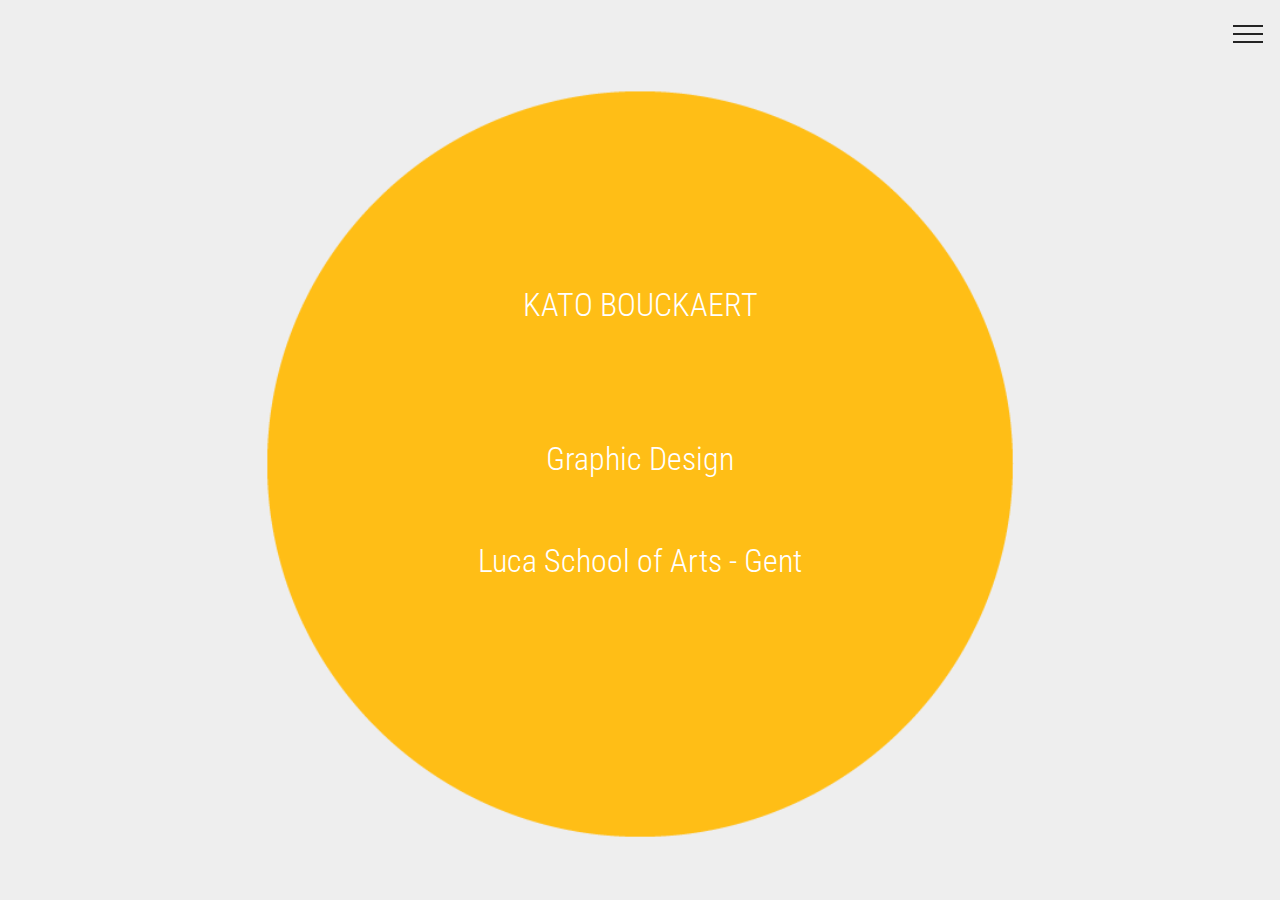
<file: index.html>
<!DOCTYPE html>
<html >
<head>
  <!-- Site made with Mobirise Website Builder v4.8.7, https://mobirise.com -->
  <meta charset="UTF-8">
  <meta http-equiv="X-UA-Compatible" content="IE=edge">
  <meta name="generator" content="Mobirise v4.8.7, mobirise.com">
  <meta name="viewport" content="width=device-width, initial-scale=1, minimum-scale=1">
  <link rel="shortcut icon" href="assets/images/logo2.png" type="image/x-icon">
  <meta name="description" content="">
  <title>Home</title>
  <link rel="stylesheet" href="assets/web/assets/mobirise-icons/mobirise-icons.css">
  <link rel="stylesheet" href="assets/tether/tether.min.css">
  <link rel="stylesheet" href="assets/bootstrap/css/bootstrap.min.css">
  <link rel="stylesheet" href="assets/bootstrap/css/bootstrap-grid.min.css">
  <link rel="stylesheet" href="assets/bootstrap/css/bootstrap-reboot.min.css">
  <link rel="stylesheet" href="assets/soundcloud-plugin/style.css">
  <link rel="stylesheet" href="assets/dropdown/css/style.css">
  <link rel="stylesheet" href="assets/theme/css/style.css">
  <link rel="stylesheet" href="assets/mobirise/css/mbr-additional.css" type="text/css">
  
  
  
</head>
<body>
  <section class="menu cid-r9omJfPC4H" once="menu" id="menu2-1j">

    

    <nav class="navbar navbar-expand beta-menu navbar-dropdown align-items-center navbar-fixed-top collapsed bg-color transparent">
        <button class="navbar-toggler navbar-toggler-right" type="button" data-toggle="collapse" data-target="#navbarSupportedContent" aria-controls="navbarSupportedContent" aria-expanded="false" aria-label="Toggle navigation">
            <div class="hamburger">
                <span></span>
                <span></span>
                <span></span>
                <span></span>
            </div>
        </button>
        <div class="menu-logo">
            <div class="navbar-brand">
                
                
            </div>
        </div>
        <div class="collapse navbar-collapse" id="navbarSupportedContent">
            <ul class="navbar-nav nav-dropdown nav-right navbar-nav-top-padding" data-app-modern-menu="true"><li class="nav-item">
                    <a class="nav-link link text-black display-4" href="index.html">HOME</a>
                </li><li class="nav-item dropdown"><a class="nav-link link text-black dropdown-toggle display-4" href="page3.html" data-toggle="dropdown-submenu" aria-expanded="false">WERK</a><div class="dropdown-menu"><div class="dropdown"><a class="text-black dropdown-item dropdown-toggle display-4" href="page3.html#content5-12" data-toggle="dropdown-submenu" aria-expanded="false">GRAFISCH ONTWERP</a><div class="dropdown-menu dropdown-submenu"><a class="text-black dropdown-item display-4" href="page3.html#content4-z">2017</a><a class="text-black dropdown-item display-4" href="page3.html#content4-10" aria-expanded="false">2018</a></div></div><div class="dropdown"><a class="text-black dropdown-item dropdown-toggle display-4" href="page4.html#content5-14" aria-expanded="false" data-toggle="dropdown-submenu">TEKENINGEN<br>SCHILDERIJEN</a><div class="dropdown-menu dropdown-submenu"><a class="text-black dropdown-item display-4" href="page4.html#content4-16" aria-expanded="false">2016</a><a class="text-black dropdown-item display-4" href="page4.html#content4-17" aria-expanded="false">2017</a><a class="text-black dropdown-item display-4" href="page4.html#content4-19" aria-expanded="false">2018</a></div></div><div class="dropdown"><a class="text-black dropdown-item dropdown-toggle display-4" href="page5.html#content5-1c" aria-expanded="false" data-toggle="dropdown-submenu">VRIJ WERK</a><div class="dropdown-menu dropdown-submenu"><a class="text-black dropdown-item display-4" href="page5.html#content4-1d" aria-expanded="false">2017</a><a class="text-black dropdown-item display-4" href="page5.html#content4-1f" aria-expanded="false">2018</a></div></div></div></li><li class="nav-item"><a class="nav-link link text-black display-4" href="page6.html#social-buttons2-1p">CONTACT</a></li></ul>
            
        </div>
    </nav>
</section>

<section class="engine"><a href="https://mobirise.info/g">how to build your own website for free</a></section><section class="header5 cid-rcFFNvY6fy mbr-fullscreen" id="header5-1v">

    

    
    <div class="container">
        <div class="row justify-content-center">
            <div class="mbr-white col-md-10">
                
                <p class="mbr-text align-center display-5 pb-3 mbr-fonts-style display-4">KATO BOUCKAERT<br><br><br>Graphic Design<br><br>Luca School of Arts - Gent<br></p>
                
            </div>
        </div>
    </div>

    
</section>


  <script src="assets/web/assets/jquery/jquery.min.js"></script>
  <script src="assets/popper/popper.min.js"></script>
  <script src="assets/tether/tether.min.js"></script>
  <script src="assets/bootstrap/js/bootstrap.min.js"></script>
  <script src="assets/smoothscroll/smooth-scroll.js"></script>
  <script src="assets/dropdown/js/script.min.js"></script>
  <script src="assets/touchswipe/jquery.touch-swipe.min.js"></script>
  <script src="assets/theme/js/script.js"></script>
  
  
</body>
</html>
</file>
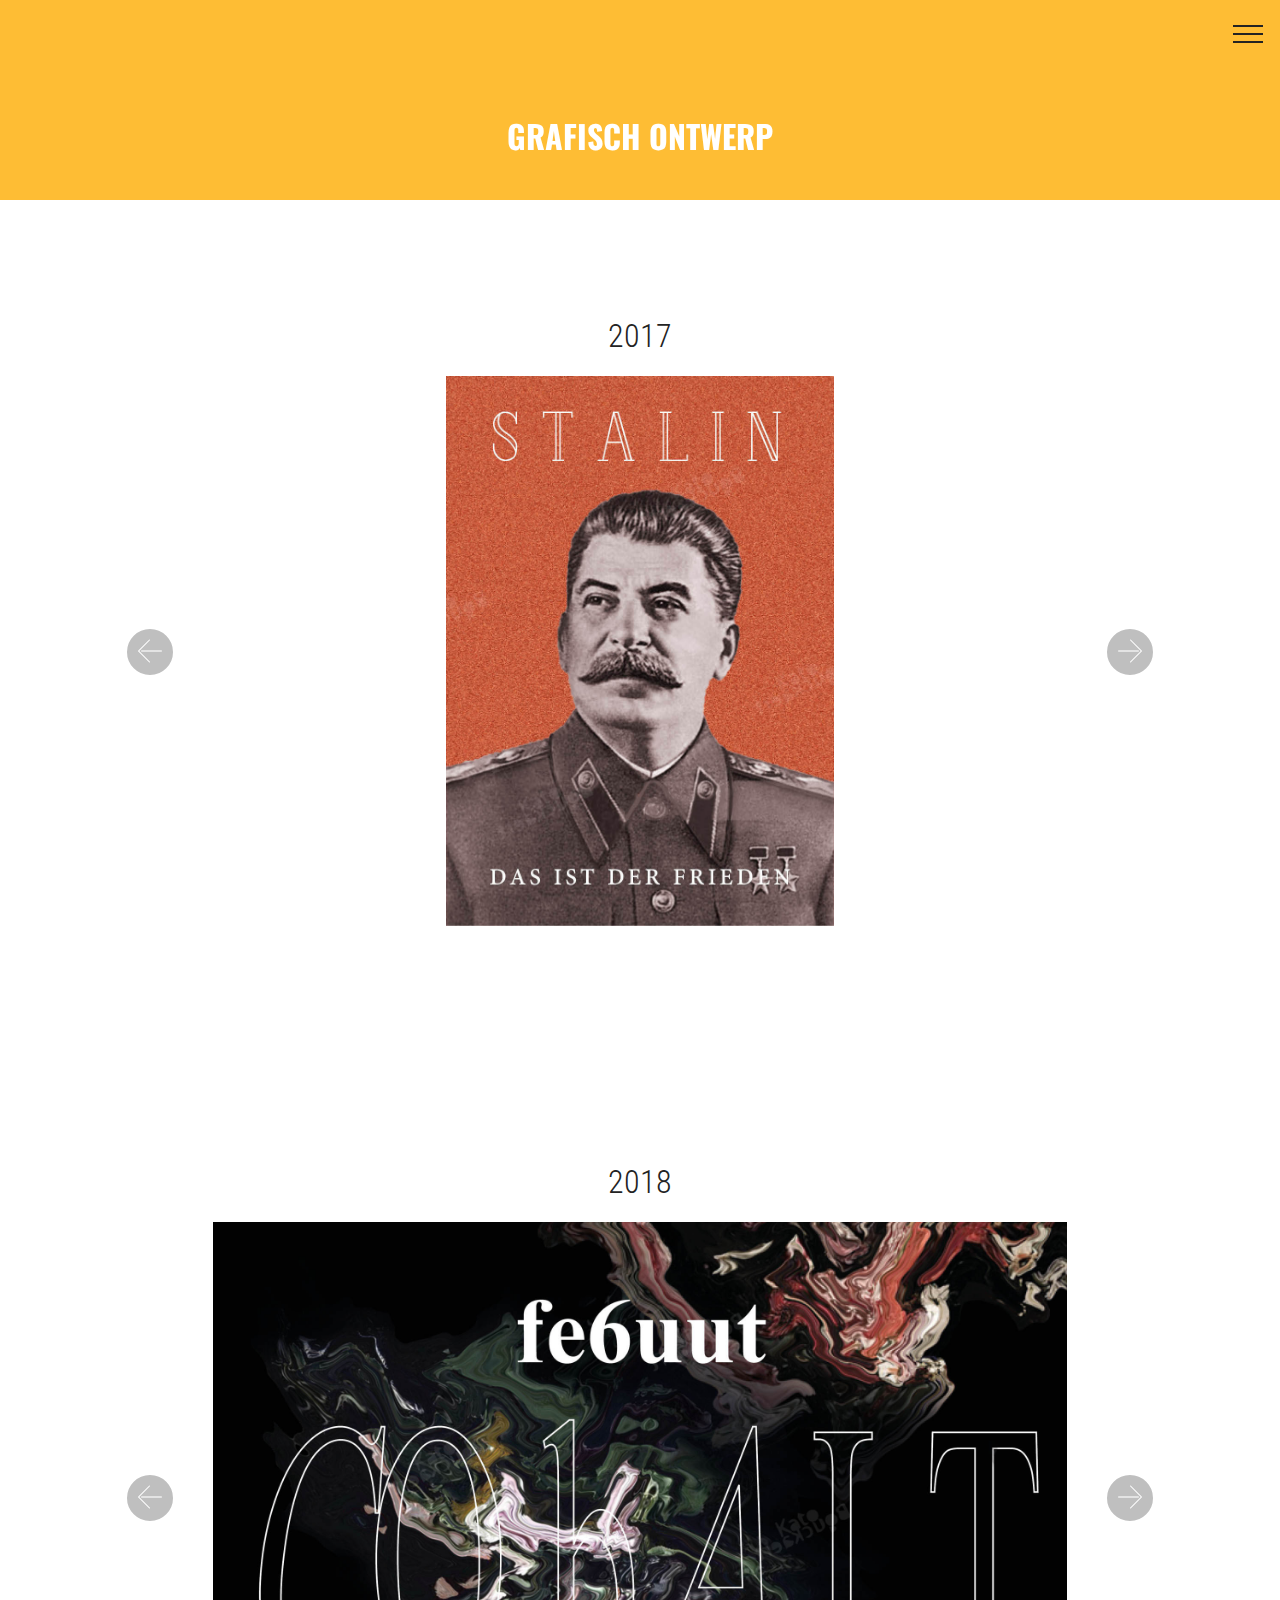
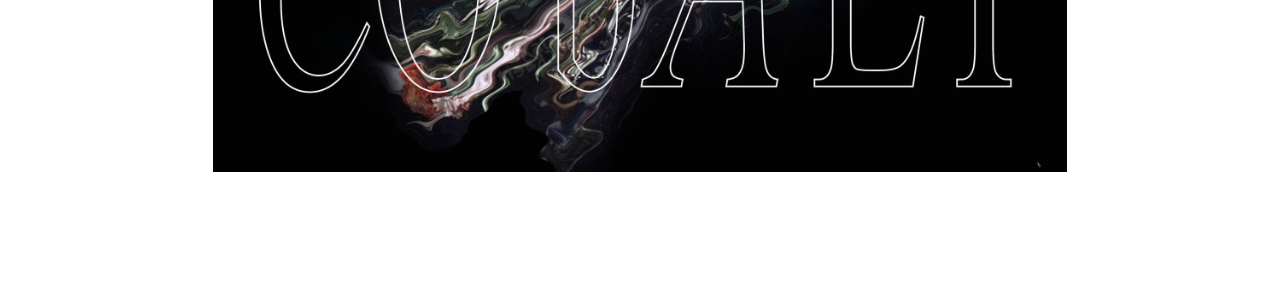
<file: page3.html>
<!DOCTYPE html>
<html >
<head>
  <!-- Site made with Mobirise Website Builder v4.8.7, https://mobirise.com -->
  <meta charset="UTF-8">
  <meta http-equiv="X-UA-Compatible" content="IE=edge">
  <meta name="generator" content="Mobirise v4.8.7, mobirise.com">
  <meta name="viewport" content="width=device-width, initial-scale=1, minimum-scale=1">
  <link rel="shortcut icon" href="assets/images/logo2.png" type="image/x-icon">
  <meta name="description" content="Website Builder Description">
  <title>Grafisch Ontwerp</title>
  <link rel="stylesheet" href="assets/web/assets/mobirise-icons/mobirise-icons.css">
  <link rel="stylesheet" href="assets/tether/tether.min.css">
  <link rel="stylesheet" href="assets/soundcloud-plugin/style.css">
  <link rel="stylesheet" href="assets/bootstrap/css/bootstrap.min.css">
  <link rel="stylesheet" href="assets/bootstrap/css/bootstrap-grid.min.css">
  <link rel="stylesheet" href="assets/bootstrap/css/bootstrap-reboot.min.css">
  <link rel="stylesheet" href="assets/dropdown/css/style.css">
  <link rel="stylesheet" href="assets/theme/css/style.css">
  <link rel="stylesheet" href="assets/mobirise/css/mbr-additional.css" type="text/css">
  
  
  
</head>
<body>
  <section class="menu cid-r9oaVS4WTC" once="menu" id="menu2-r">

    

    <nav class="navbar navbar-expand beta-menu navbar-dropdown align-items-center navbar-fixed-top collapsed bg-color transparent">
        <button class="navbar-toggler navbar-toggler-right" type="button" data-toggle="collapse" data-target="#navbarSupportedContent" aria-controls="navbarSupportedContent" aria-expanded="false" aria-label="Toggle navigation">
            <div class="hamburger">
                <span></span>
                <span></span>
                <span></span>
                <span></span>
            </div>
        </button>
        <div class="menu-logo">
            <div class="navbar-brand">
                
                
            </div>
        </div>
        <div class="collapse navbar-collapse" id="navbarSupportedContent">
            <ul class="navbar-nav nav-dropdown nav-right navbar-nav-top-padding" data-app-modern-menu="true"><li class="nav-item">
                    <a class="nav-link link text-black display-4" href="index.html">HOME</a>
                </li><li class="nav-item dropdown"><a class="nav-link link text-black dropdown-toggle display-4" href="page3.html" data-toggle="dropdown-submenu" aria-expanded="false">WERK</a><div class="dropdown-menu"><div class="dropdown"><a class="text-black dropdown-item dropdown-toggle display-4" href="page3.html#content5-12" data-toggle="dropdown-submenu" aria-expanded="false">GRAFISCH ONTWERP</a><div class="dropdown-menu dropdown-submenu"><a class="text-black dropdown-item display-4" href="page3.html#content4-z">2017</a><a class="text-black dropdown-item display-4" href="page3.html#content4-10" aria-expanded="false">2018</a></div></div><div class="dropdown"><a class="text-black dropdown-item dropdown-toggle display-4" href="page4.html#content5-14" aria-expanded="false" data-toggle="dropdown-submenu">TEKENINGEN<br>SCHILDERIJEN</a><div class="dropdown-menu dropdown-submenu"><a class="text-black dropdown-item display-4" href="page4.html#content4-16" aria-expanded="false">2016</a><a class="text-black dropdown-item display-4" href="page4.html#content4-17" aria-expanded="false">2017</a><a class="text-black dropdown-item display-4" href="page4.html#content4-19" aria-expanded="false">2018</a></div></div><div class="dropdown"><a class="text-black dropdown-item dropdown-toggle display-4" href="page5.html#content5-1c" aria-expanded="false" data-toggle="dropdown-submenu">VRIJ WERK</a><div class="dropdown-menu dropdown-submenu"><a class="text-black dropdown-item display-4" href="page5.html#content4-1d" aria-expanded="false">2017</a><a class="text-black dropdown-item display-4" href="page5.html#content4-1f" aria-expanded="false">2018</a></div></div></div></li><li class="nav-item"><a class="nav-link link text-black display-4" href="page6.html#social-buttons2-1p">CONTACT</a></li></ul>
            
        </div>
    </nav>
</section>

<section class="engine"><a href="https://mobirise.info/f">easy website creator</a></section><section class="mbr-section content5 cid-r9oi7Q48yo mbr-parallax-background" id="content5-12">

    

    

    <div class="container">
        <div class="media-container-row">
            <div class="title col-12 col-md-8">
                <h2 class="align-center mbr-bold mbr-white pb-3 mbr-fonts-style display-1">GRAFISCH ONTWERP</h2>
                <h3 class="mbr-section-subtitle align-center mbr-light mbr-white pb-3 mbr-fonts-style display-5"></h3>
                
                
            </div>
        </div>
    </div>
</section>

<section class="mbr-section content4 cid-r9ohAEBvrB" id="content4-z">

    

    <div class="container">
        <div class="media-container-row">
            <div class="title col-12 col-md-8">
                <h2 class="align-center pb-3 mbr-fonts-style display-2">2017</h2>
                <h3 class="mbr-section-subtitle align-center mbr-light mbr-fonts-style display-5"></h3>
                
            </div>
        </div>
    </div>
</section>

<section class="carousel slide cid-r9ohzMRtR5" data-interval="false" id="slider2-y">

    
    <div class="container content-slider">
        <div class="content-slider-wrap">
            <div><div class="mbr-slider slide carousel" data-pause="true" data-keyboard="false" data-ride="false" data-interval="false"><div class="carousel-inner" role="listbox"><div class="carousel-item slider-fullscreen-image active" data-bg-video-slide="false" style="background-image: url(assets/images/propagandaposter-stalin-kopie-4-842x1191.jpg);"><div class="container container-slide"><div class="image_wrapper"><img src="assets/images/propagandaposter-stalin-kopie-4-842x1191.jpg"><div class="carousel-caption justify-content-center"><div class="col-10 align-center"></div></div></div></div></div><div class="carousel-item slider-fullscreen-image" data-bg-video-slide="false" style="background-image: url(assets/images/handleiding-inge-presentatie-kopie-1-2000x1923.jpg);"><div class="container container-slide"><div class="image_wrapper"><img src="assets/images/handleiding-inge-presentatie-kopie-1-2000x1923.jpg"><div class="carousel-caption justify-content-center"><div class="col-10 align-center"></div></div></div></div></div></div><a data-app-prevent-settings="" class="carousel-control carousel-control-prev" role="button" data-slide="prev" href="#slider2-y"><span aria-hidden="true" class="mbri-left mbr-iconfont"></span><span class="sr-only">Previous</span></a><a data-app-prevent-settings="" class="carousel-control carousel-control-next" role="button" data-slide="next" href="#slider2-y"><span aria-hidden="true" class="mbri-right mbr-iconfont"></span><span class="sr-only">Next</span></a></div></div> 
        </div>
    </div>
</section>

<section class="mbr-section content4 cid-r9ohQVVUO9" id="content4-10">

    

    <div class="container">
        <div class="media-container-row">
            <div class="title col-12 col-md-8">
                <h2 class="align-center pb-3 mbr-fonts-style display-2">2018</h2>
                <h3 class="mbr-section-subtitle align-center mbr-light mbr-fonts-style display-5"></h3>
                
            </div>
        </div>
    </div>
</section>

<section class="carousel slide cid-r9ohRzcNV6" data-interval="false" id="slider2-11">

    
    <div class="container content-slider">
        <div class="content-slider-wrap">
            <div><div class="mbr-slider slide carousel" data-pause="true" data-keyboard="false" data-ride="false" data-interval="false"><div class="carousel-inner" role="listbox"><div class="carousel-item slider-fullscreen-image" data-bg-video-slide="false" style="background-image: url(assets/images/qsl-1-3-2000x1295.jpg);"><div class="container container-slide"><div class="image_wrapper"><img src="assets/images/qsl-1-3-2000x1295.jpg"><div class="carousel-caption justify-content-center"><div class="col-10 align-center"></div></div></div></div></div><div class="carousel-item slider-fullscreen-image" data-bg-video-slide="false" style="background-image: url(assets/images/qsl-3-2000x1247.jpg);"><div class="container container-slide"><div class="image_wrapper"><img src="assets/images/qsl-3-2000x1247.jpg"><div class="carousel-caption justify-content-center"><div class="col-10 align-center"></div></div></div></div></div><div class="carousel-item slider-fullscreen-image" data-bg-video-slide="false" style="background-image: url(assets/images/qsl-3-3-2000x1287.jpg);"><div class="container container-slide"><div class="image_wrapper"><img src="assets/images/qsl-3-3-2000x1287.jpg"><div class="carousel-caption justify-content-center"><div class="col-10 align-center"></div></div></div></div></div><div class="carousel-item slider-fullscreen-image active" data-bg-video-slide="false" style="background-image: url(assets/images/qsl-4-2000x1288.jpg);"><div class="container container-slide"><div class="image_wrapper"><img src="assets/images/qsl-4-2000x1288.jpg"><div class="carousel-caption justify-content-center"><div class="col-10 align-center"></div></div></div></div></div><div class="carousel-item slider-fullscreen-image" data-bg-video-slide="false" style="background-image: url(assets/images/qsl2-3-2000x1285.jpg);"><div class="container container-slide"><div class="image_wrapper"><img src="assets/images/qsl2-3-2000x1285.jpg"><div class="carousel-caption justify-content-center"><div class="col-10 align-center"></div></div></div></div></div><div class="carousel-item slider-fullscreen-image" data-bg-video-slide="false" style="background-image: url(assets/images/qsl2-2-2000x1286.jpg);"><div class="container container-slide"><div class="image_wrapper"><img src="assets/images/qsl2-2-2000x1286.jpg"><div class="carousel-caption justify-content-center"><div class="col-10 align-center"></div></div></div></div></div></div><a data-app-prevent-settings="" class="carousel-control carousel-control-prev" role="button" data-slide="prev" href="#slider2-11"><span aria-hidden="true" class="mbri-left mbr-iconfont"></span><span class="sr-only">Previous</span></a><a data-app-prevent-settings="" class="carousel-control carousel-control-next" role="button" data-slide="next" href="#slider2-11"><span aria-hidden="true" class="mbri-right mbr-iconfont"></span><span class="sr-only">Next</span></a></div></div> 
        </div>
    </div>
</section>


  <script src="assets/web/assets/jquery/jquery.min.js"></script>
  <script src="assets/popper/popper.min.js"></script>
  <script src="assets/tether/tether.min.js"></script>
  <script src="assets/bootstrap/js/bootstrap.min.js"></script>
  <script src="assets/dropdown/js/script.min.js"></script>
  <script src="assets/bootstrapcarouselswipe/bootstrap-carousel-swipe.js"></script>
  <script src="assets/smoothscroll/smooth-scroll.js"></script>
  <script src="assets/parallax/jarallax.min.js"></script>
  <script src="assets/ytplayer/jquery.mb.ytplayer.min.js"></script>
  <script src="assets/vimeoplayer/jquery.mb.vimeo_player.js"></script>
  <script src="assets/touchswipe/jquery.touch-swipe.min.js"></script>
  <script src="assets/theme/js/script.js"></script>
  <script src="assets/slidervideo/script.js"></script>
  
  
</body>
</html>
</file>
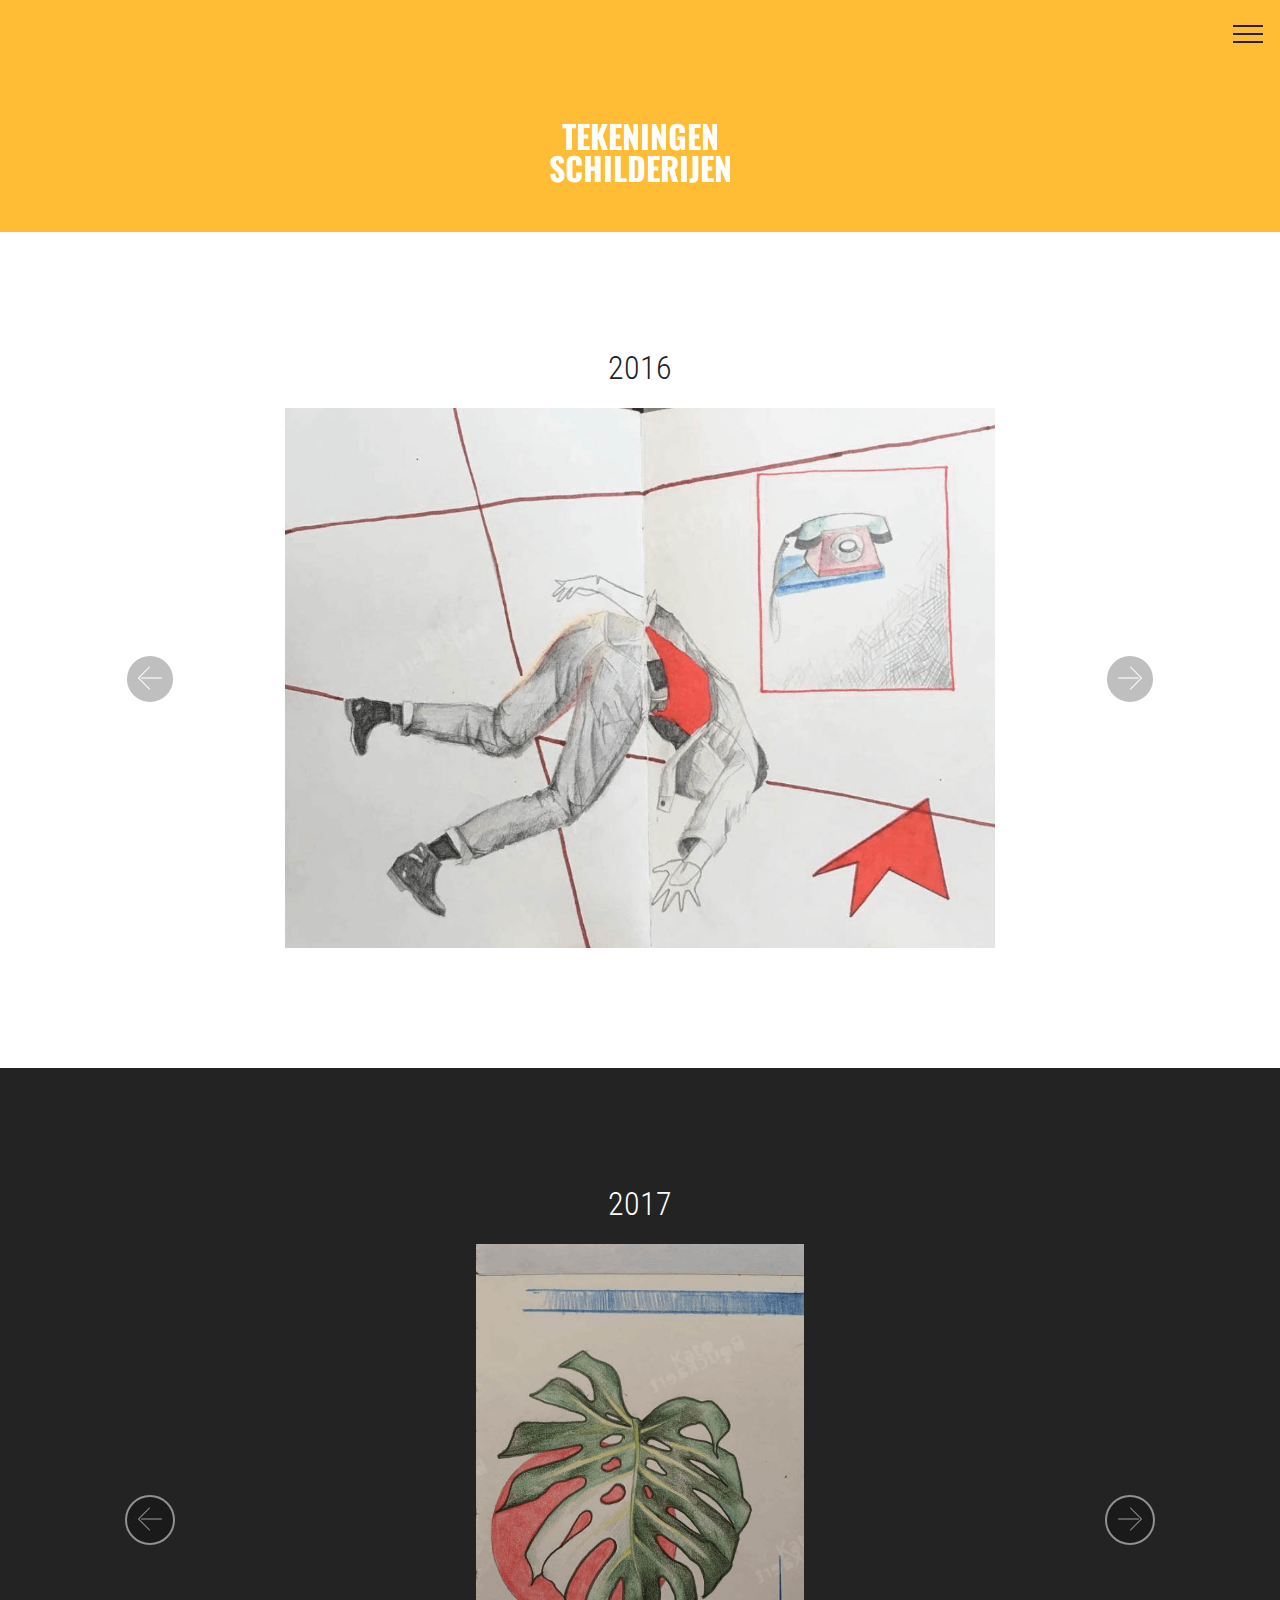
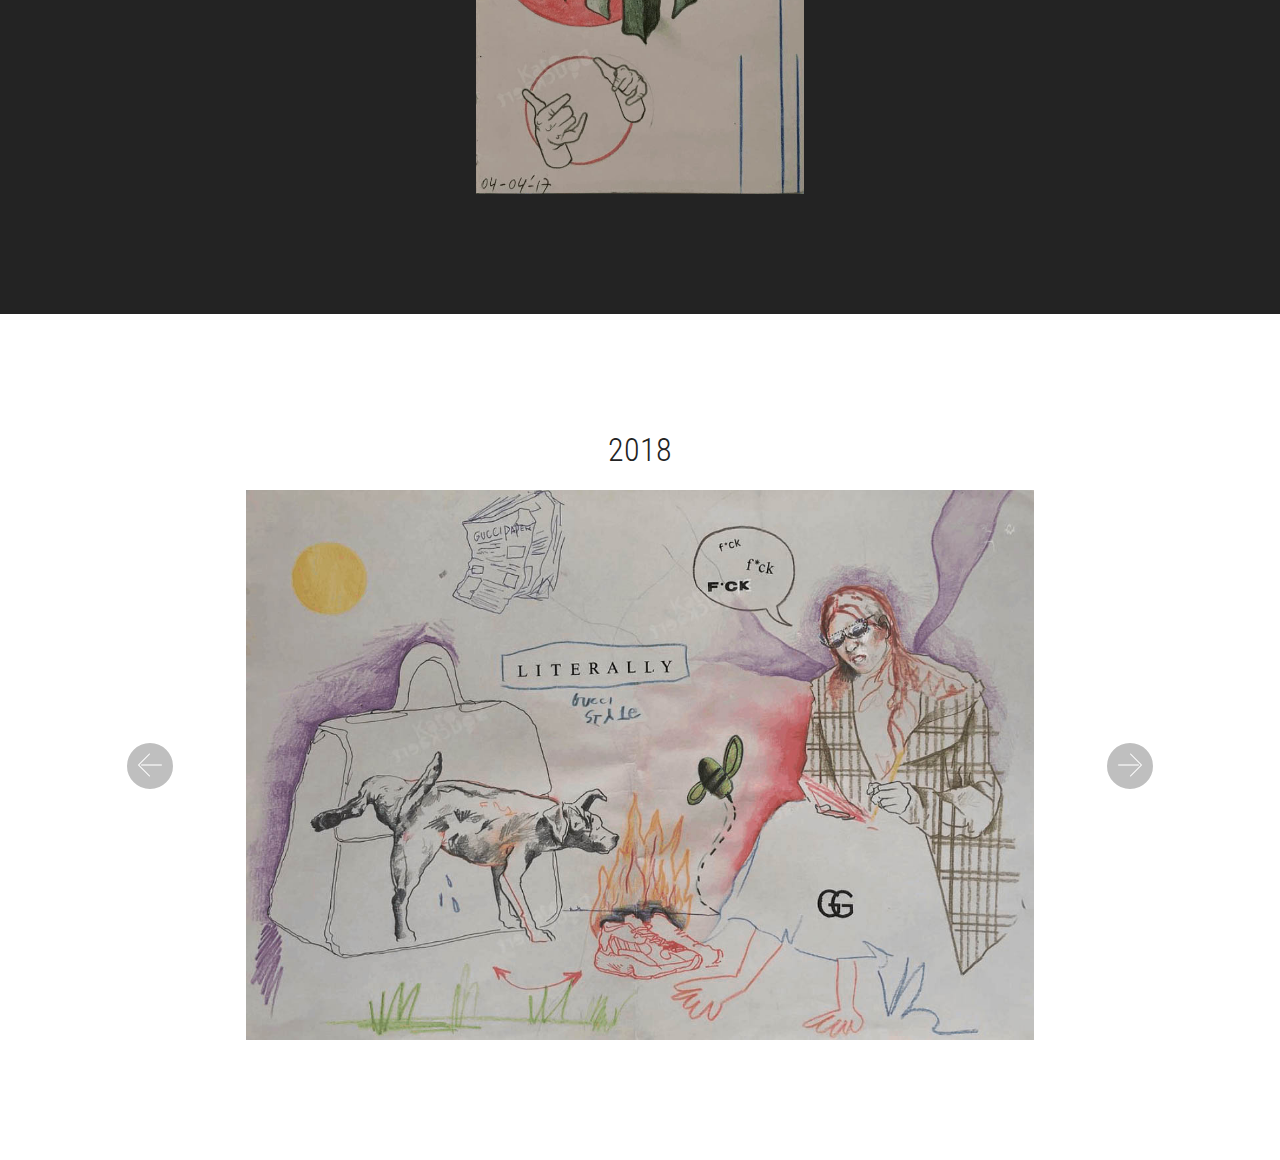
<file: page4.html>
<!DOCTYPE html>
<html >
<head>
  <!-- Site made with Mobirise Website Builder v4.8.7, https://mobirise.com -->
  <meta charset="UTF-8">
  <meta http-equiv="X-UA-Compatible" content="IE=edge">
  <meta name="generator" content="Mobirise v4.8.7, mobirise.com">
  <meta name="viewport" content="width=device-width, initial-scale=1, minimum-scale=1">
  <link rel="shortcut icon" href="assets/images/logo2.png" type="image/x-icon">
  <meta name="description" content="Web Builder Description">
  <title>Tekeningen Schilderijen</title>
  <link rel="stylesheet" href="assets/web/assets/mobirise-icons/mobirise-icons.css">
  <link rel="stylesheet" href="assets/tether/tether.min.css">
  <link rel="stylesheet" href="assets/soundcloud-plugin/style.css">
  <link rel="stylesheet" href="assets/bootstrap/css/bootstrap.min.css">
  <link rel="stylesheet" href="assets/bootstrap/css/bootstrap-grid.min.css">
  <link rel="stylesheet" href="assets/bootstrap/css/bootstrap-reboot.min.css">
  <link rel="stylesheet" href="assets/dropdown/css/style.css">
  <link rel="stylesheet" href="assets/theme/css/style.css">
  <link rel="stylesheet" href="assets/mobirise/css/mbr-additional.css" type="text/css">
  
  
  
</head>
<body>
  <section class="menu cid-r9oaVS4WTC" once="menu" id="menu2-13">

    

    <nav class="navbar navbar-expand beta-menu navbar-dropdown align-items-center navbar-fixed-top collapsed bg-color transparent">
        <button class="navbar-toggler navbar-toggler-right" type="button" data-toggle="collapse" data-target="#navbarSupportedContent" aria-controls="navbarSupportedContent" aria-expanded="false" aria-label="Toggle navigation">
            <div class="hamburger">
                <span></span>
                <span></span>
                <span></span>
                <span></span>
            </div>
        </button>
        <div class="menu-logo">
            <div class="navbar-brand">
                
                
            </div>
        </div>
        <div class="collapse navbar-collapse" id="navbarSupportedContent">
            <ul class="navbar-nav nav-dropdown nav-right navbar-nav-top-padding" data-app-modern-menu="true"><li class="nav-item">
                    <a class="nav-link link text-black display-4" href="index.html">HOME</a>
                </li><li class="nav-item dropdown"><a class="nav-link link text-black dropdown-toggle display-4" href="page3.html" data-toggle="dropdown-submenu" aria-expanded="false">WERK</a><div class="dropdown-menu"><div class="dropdown"><a class="text-black dropdown-item dropdown-toggle display-4" href="page3.html#content5-12" data-toggle="dropdown-submenu" aria-expanded="false">GRAFISCH ONTWERP</a><div class="dropdown-menu dropdown-submenu"><a class="text-black dropdown-item display-4" href="page3.html#content4-z">2017</a><a class="text-black dropdown-item display-4" href="page3.html#content4-10" aria-expanded="false">2018</a></div></div><div class="dropdown"><a class="text-black dropdown-item dropdown-toggle display-4" href="page4.html#content5-14" aria-expanded="false" data-toggle="dropdown-submenu">TEKENINGEN<br>SCHILDERIJEN</a><div class="dropdown-menu dropdown-submenu"><a class="text-black dropdown-item display-4" href="page4.html#content4-16" aria-expanded="false">2016</a><a class="text-black dropdown-item display-4" href="page4.html#content4-17" aria-expanded="false">2017</a><a class="text-black dropdown-item display-4" href="page4.html#content4-19" aria-expanded="false">2018</a></div></div><div class="dropdown"><a class="text-black dropdown-item dropdown-toggle display-4" href="page5.html#content5-1c" aria-expanded="false" data-toggle="dropdown-submenu">VRIJ WERK</a><div class="dropdown-menu dropdown-submenu"><a class="text-black dropdown-item display-4" href="page5.html#content4-1d" aria-expanded="false">2017</a><a class="text-black dropdown-item display-4" href="page5.html#content4-1f" aria-expanded="false">2018</a></div></div></div></li><li class="nav-item"><a class="nav-link link text-black display-4" href="page6.html#social-buttons2-1p">CONTACT</a></li></ul>
            
        </div>
    </nav>
</section>

<section class="engine"><a href="https://mobirise.info/y">html website templates</a></section><section class="mbr-section content5 cid-r9oiXOZjV9 mbr-parallax-background" id="content5-14">

    

    

    <div class="container">
        <div class="media-container-row">
            <div class="title col-12 col-md-8">
                <h2 class="align-center mbr-bold mbr-white pb-3 mbr-fonts-style display-1">TEKENINGEN<br>SCHILDERIJEN</h2>
                <h3 class="mbr-section-subtitle align-center mbr-light mbr-white pb-3 mbr-fonts-style display-5"></h3>
                
                
            </div>
        </div>
    </div>
</section>

<section class="mbr-section content4 cid-r9oj2gIvaw" id="content4-16">

    

    <div class="container">
        <div class="media-container-row">
            <div class="title col-12 col-md-8">
                <h2 class="align-center pb-3 mbr-fonts-style display-2">2016</h2>
                <h3 class="mbr-section-subtitle align-center mbr-light mbr-fonts-style display-5"></h3>
                
            </div>
        </div>
    </div>
</section>

<section class="carousel slide cid-r9oj1QxSg5" data-interval="false" id="slider2-15">

    
    <div class="container content-slider">
        <div class="content-slider-wrap">
            <div><div class="mbr-slider slide carousel" data-pause="true" data-keyboard="false" data-ride="false" data-interval="false"><div class="carousel-inner" role="listbox"><div class="carousel-item slider-fullscreen-image" data-bg-video-slide="false" style="background-image: url(assets/images/schermafbeelding-2018-12-04-om-17.27.12-1-1198x1098.jpg);"><div class="container container-slide"><div class="image_wrapper"><img src="assets/images/schermafbeelding-2018-12-04-om-17.27.12-1-1198x1098.jpg"><div class="carousel-caption justify-content-center"><div class="col-10 align-center"></div></div></div></div></div><div class="carousel-item slider-fullscreen-image active" data-bg-video-slide="false" style="background-image: url(assets/images/schermafbeelding-2018-12-04-om-17.27.55-1-1074x816.jpg);"><div class="container container-slide"><div class="image_wrapper"><img src="assets/images/schermafbeelding-2018-12-04-om-17.27.55-1-1074x816.jpg"><div class="carousel-caption justify-content-center"><div class="col-10 align-center"></div></div></div></div></div></div><a data-app-prevent-settings="" class="carousel-control carousel-control-prev" role="button" data-slide="prev" href="#slider2-15"><span aria-hidden="true" class="mbri-left mbr-iconfont"></span><span class="sr-only">Previous</span></a><a data-app-prevent-settings="" class="carousel-control carousel-control-next" role="button" data-slide="next" href="#slider2-15"><span aria-hidden="true" class="mbri-right mbr-iconfont"></span><span class="sr-only">Next</span></a></div></div> 
        </div>
    </div>
</section>

<section class="mbr-section content4 cid-r9oj2JOJFU" id="content4-17">

    

    <div class="container">
        <div class="media-container-row">
            <div class="title col-12 col-md-8">
                <h2 class="align-center pb-3 mbr-fonts-style display-2">2017</h2>
                <h3 class="mbr-section-subtitle align-center mbr-light mbr-fonts-style display-5"></h3>
                
            </div>
        </div>
    </div>
</section>

<section class="carousel slide cid-r9oj3gKZTs" data-interval="false" id="slider2-18">

    
    <div class="container content-slider">
        <div class="content-slider-wrap">
            <div><div class="mbr-slider slide carousel" data-pause="true" data-keyboard="false" data-ride="false" data-interval="false"><div class="carousel-inner" role="listbox"><div class="carousel-item slider-fullscreen-image" data-bg-video-slide="false" style="background-image: url(assets/images/schermafbeelding-2018-12-04-om-17.27.23-1-1202x1200.jpg);"><div class="container container-slide"><div class="image_wrapper"><img src="assets/images/schermafbeelding-2018-12-04-om-17.27.23-1-1202x1200.jpg"><div class="carousel-caption justify-content-center"><div class="col-10 align-center"></div></div></div></div></div><div class="carousel-item slider-fullscreen-image" data-bg-video-slide="false" style="background-image: url(assets/images/schermafbeelding-2018-12-04-om-17.27.38-1-1198x1196.jpg);"><div class="container container-slide"><div class="image_wrapper"><img src="assets/images/schermafbeelding-2018-12-04-om-17.27.38-1-1198x1196.jpg"><div class="carousel-caption justify-content-center"><div class="col-10 align-center"></div></div></div></div></div><div class="carousel-item slider-fullscreen-image" data-bg-video-slide="false" style="background-image: url(assets/images/schermafbeelding-2018-12-04-om-17.29.14-1-1038x568.jpg);"><div class="container container-slide"><div class="image_wrapper"><img src="assets/images/schermafbeelding-2018-12-04-om-17.29.14-1-1038x568.jpg"><div class="carousel-caption justify-content-center"><div class="col-10 align-center"></div></div></div></div></div><div class="carousel-item slider-fullscreen-image" data-bg-video-slide="false" style="background-image: url(assets/images/schermafbeelding-2018-12-04-om-17.29.29-1-1030x1198.jpg);"><div class="container container-slide"><div class="image_wrapper"><img src="assets/images/schermafbeelding-2018-12-04-om-17.29.29-1-1030x1198.jpg"><div class="carousel-caption justify-content-center"><div class="col-10 align-center"></div></div></div></div></div><div class="carousel-item slider-fullscreen-image" data-bg-video-slide="false" style="background-image: url(assets/images/schermafbeelding-2018-12-04-om-17.29.39-1-982x716.jpg);"><div class="container container-slide"><div class="image_wrapper"><img src="assets/images/schermafbeelding-2018-12-04-om-17.29.39-1-982x716.jpg"><div class="carousel-caption justify-content-center"><div class="col-10 align-center"></div></div></div></div></div><div class="carousel-item slider-fullscreen-image" data-bg-video-slide="false" style="background-image: url(assets/images/schermafbeelding-2018-12-04-om-17.29.52-1-1150x1178.jpg);"><div class="container container-slide"><div class="image_wrapper"><img src="assets/images/schermafbeelding-2018-12-04-om-17.29.52-1-1150x1178.jpg"><div class="carousel-caption justify-content-center"><div class="col-10 align-center"></div></div></div></div></div><div class="carousel-item slider-fullscreen-image" data-bg-video-slide="false" style="background-image: url(assets/images/schermafbeelding-2018-12-04-om-17.30.07-1032x1192.jpg);"><div class="container container-slide"><div class="image_wrapper"><img src="assets/images/schermafbeelding-2018-12-04-om-17.30.07-1032x1192.jpg"><div class="carousel-caption justify-content-center"><div class="col-10 align-center"></div></div></div></div></div><div class="carousel-item slider-fullscreen-image" data-bg-video-slide="false" style="background-image: url(assets/images/schermafbeelding-2018-12-04-om-17.30.24-1-1084x1192.jpg);"><div class="container container-slide"><div class="image_wrapper"><img src="assets/images/schermafbeelding-2018-12-04-om-17.30.24-1-1084x1192.jpg"><div class="carousel-caption justify-content-center"><div class="col-10 align-center"></div></div></div></div></div><div class="carousel-item slider-fullscreen-image" data-bg-video-slide="false" style="background-image: url(assets/images/schermafbeelding-2018-12-04-om-17.30.32-1018x756.jpg);"><div class="container container-slide"><div class="image_wrapper"><img src="assets/images/schermafbeelding-2018-12-04-om-17.30.32-1018x756.jpg"><div class="carousel-caption justify-content-center"><div class="col-10 align-center"></div></div></div></div></div><div class="carousel-item slider-fullscreen-image" data-bg-video-slide="false" style="background-image: url(assets/images/schermafbeelding-2018-12-04-om-17.30.52-1-620x658.jpg);"><div class="container container-slide"><div class="image_wrapper"><img src="assets/images/schermafbeelding-2018-12-04-om-17.30.52-1-620x658.jpg"><div class="carousel-caption justify-content-center"><div class="col-10 align-center"></div></div></div></div></div><div class="carousel-item slider-fullscreen-image" data-bg-video-slide="false" style="background-image: url(assets/images/schermafbeelding-2018-12-04-om-17.31.14-1-1044x724.jpg);"><div class="container container-slide"><div class="image_wrapper"><img src="assets/images/schermafbeelding-2018-12-04-om-17.31.14-1-1044x724.jpg"><div class="carousel-caption justify-content-center"><div class="col-10 align-center"></div></div></div></div></div><div class="carousel-item slider-fullscreen-image" data-bg-video-slide="false" style="background-image: url(assets/images/schermafbeelding-2018-12-04-om-17.31.40-1-1078x664.jpg);"><div class="container container-slide"><div class="image_wrapper"><img src="assets/images/schermafbeelding-2018-12-04-om-17.31.40-1-1078x664.jpg"><div class="carousel-caption justify-content-center"><div class="col-10 align-center"></div></div></div></div></div><div class="carousel-item slider-fullscreen-image active" data-bg-video-slide="false" style="background-image: url(assets/images/schermafbeelding-2018-12-04-om-17.31.50-1-602x1010.jpg);"><div class="container container-slide"><div class="image_wrapper"><img src="assets/images/schermafbeelding-2018-12-04-om-17.31.50-1-602x1010.jpg"><div class="carousel-caption justify-content-center"><div class="col-10 align-center"></div></div></div></div></div></div><a data-app-prevent-settings="" class="carousel-control carousel-control-prev" role="button" data-slide="prev" href="#slider2-18"><span aria-hidden="true" class="mbri-left mbr-iconfont"></span><span class="sr-only">Previous</span></a><a data-app-prevent-settings="" class="carousel-control carousel-control-next" role="button" data-slide="next" href="#slider2-18"><span aria-hidden="true" class="mbri-right mbr-iconfont"></span><span class="sr-only">Next</span></a></div></div> 
        </div>
    </div>
</section>

<section class="mbr-section content4 cid-r9oj491xYc" id="content4-19">

    

    <div class="container">
        <div class="media-container-row">
            <div class="title col-12 col-md-8">
                <h2 class="align-center pb-3 mbr-fonts-style display-2">
                    2018</h2>
                <h3 class="mbr-section-subtitle align-center mbr-light mbr-fonts-style display-5"></h3>
                
            </div>
        </div>
    </div>
</section>

<section class="carousel slide cid-r9oj4KswZB" data-interval="false" id="slider2-1a">

    
    <div class="container content-slider">
        <div class="content-slider-wrap">
            <div><div class="mbr-slider slide carousel" data-pause="true" data-keyboard="false" data-ride="false" data-interval="false"><div class="carousel-inner" role="listbox"><div class="carousel-item slider-fullscreen-image" data-bg-video-slide="false" style="background-image: url(assets/images/schermafbeelding-2018-12-04-om-17.32.06-954x1198.jpg);"><div class="container container-slide"><div class="image_wrapper"><img src="assets/images/schermafbeelding-2018-12-04-om-17.32.06-954x1198.jpg"><div class="carousel-caption justify-content-center"><div class="col-10 align-center"></div></div></div></div></div><div class="carousel-item slider-fullscreen-image" data-bg-video-slide="false" style="background-image: url(assets/images/schermafbeelding-2018-12-04-om-17.32.38-1-958x782.jpg);"><div class="container container-slide"><div class="image_wrapper"><img src="assets/images/schermafbeelding-2018-12-04-om-17.32.38-1-958x782.jpg"><div class="carousel-caption justify-content-center"><div class="col-10 align-center"></div></div></div></div></div><div class="carousel-item slider-fullscreen-image" data-bg-video-slide="false" style="background-image: url(assets/images/schermafbeelding-2018-12-04-om-17.32.49-1010x756.jpg);"><div class="container container-slide"><div class="image_wrapper"><img src="assets/images/schermafbeelding-2018-12-04-om-17.32.49-1010x756.jpg"><div class="carousel-caption justify-content-center"><div class="col-10 align-center"></div></div></div></div></div><div class="carousel-item slider-fullscreen-image" data-bg-video-slide="false" style="background-image: url(assets/images/schermafbeelding-2018-12-04-om-17.33.06-1-1004x750.jpg);"><div class="container container-slide"><div class="image_wrapper"><img src="assets/images/schermafbeelding-2018-12-04-om-17.33.06-1-1004x750.jpg"><div class="carousel-caption justify-content-center"><div class="col-10 align-center"></div></div></div></div></div><div class="carousel-item slider-fullscreen-image" data-bg-video-slide="false" style="background-image: url(assets/images/schermafbeelding-2018-12-04-om-17.33.46-1-978x786.jpg);"><div class="container container-slide"><div class="image_wrapper"><img src="assets/images/schermafbeelding-2018-12-04-om-17.33.46-1-978x786.jpg"><div class="carousel-caption justify-content-center"><div class="col-10 align-center"></div></div></div></div></div><div class="carousel-item slider-fullscreen-image active" data-bg-video-slide="false" style="background-image: url(assets/images/schermafbeelding-2018-12-04-om-17.34.09-1-1190x830.jpg);"><div class="container container-slide"><div class="image_wrapper"><img src="assets/images/schermafbeelding-2018-12-04-om-17.34.09-1-1190x830.jpg"><div class="carousel-caption justify-content-center"><div class="col-10 align-center"></div></div></div></div></div></div><a data-app-prevent-settings="" class="carousel-control carousel-control-prev" role="button" data-slide="prev" href="#slider2-1a"><span aria-hidden="true" class="mbri-left mbr-iconfont"></span><span class="sr-only">Previous</span></a><a data-app-prevent-settings="" class="carousel-control carousel-control-next" role="button" data-slide="next" href="#slider2-1a"><span aria-hidden="true" class="mbri-right mbr-iconfont"></span><span class="sr-only">Next</span></a></div></div> 
        </div>
    </div>
</section>


  <script src="assets/web/assets/jquery/jquery.min.js"></script>
  <script src="assets/popper/popper.min.js"></script>
  <script src="assets/tether/tether.min.js"></script>
  <script src="assets/bootstrap/js/bootstrap.min.js"></script>
  <script src="assets/dropdown/js/script.min.js"></script>
  <script src="assets/bootstrapcarouselswipe/bootstrap-carousel-swipe.js"></script>
  <script src="assets/smoothscroll/smooth-scroll.js"></script>
  <script src="assets/parallax/jarallax.min.js"></script>
  <script src="assets/ytplayer/jquery.mb.ytplayer.min.js"></script>
  <script src="assets/vimeoplayer/jquery.mb.vimeo_player.js"></script>
  <script src="assets/touchswipe/jquery.touch-swipe.min.js"></script>
  <script src="assets/theme/js/script.js"></script>
  <script src="assets/slidervideo/script.js"></script>
  
  
</body>
</html>
</file>
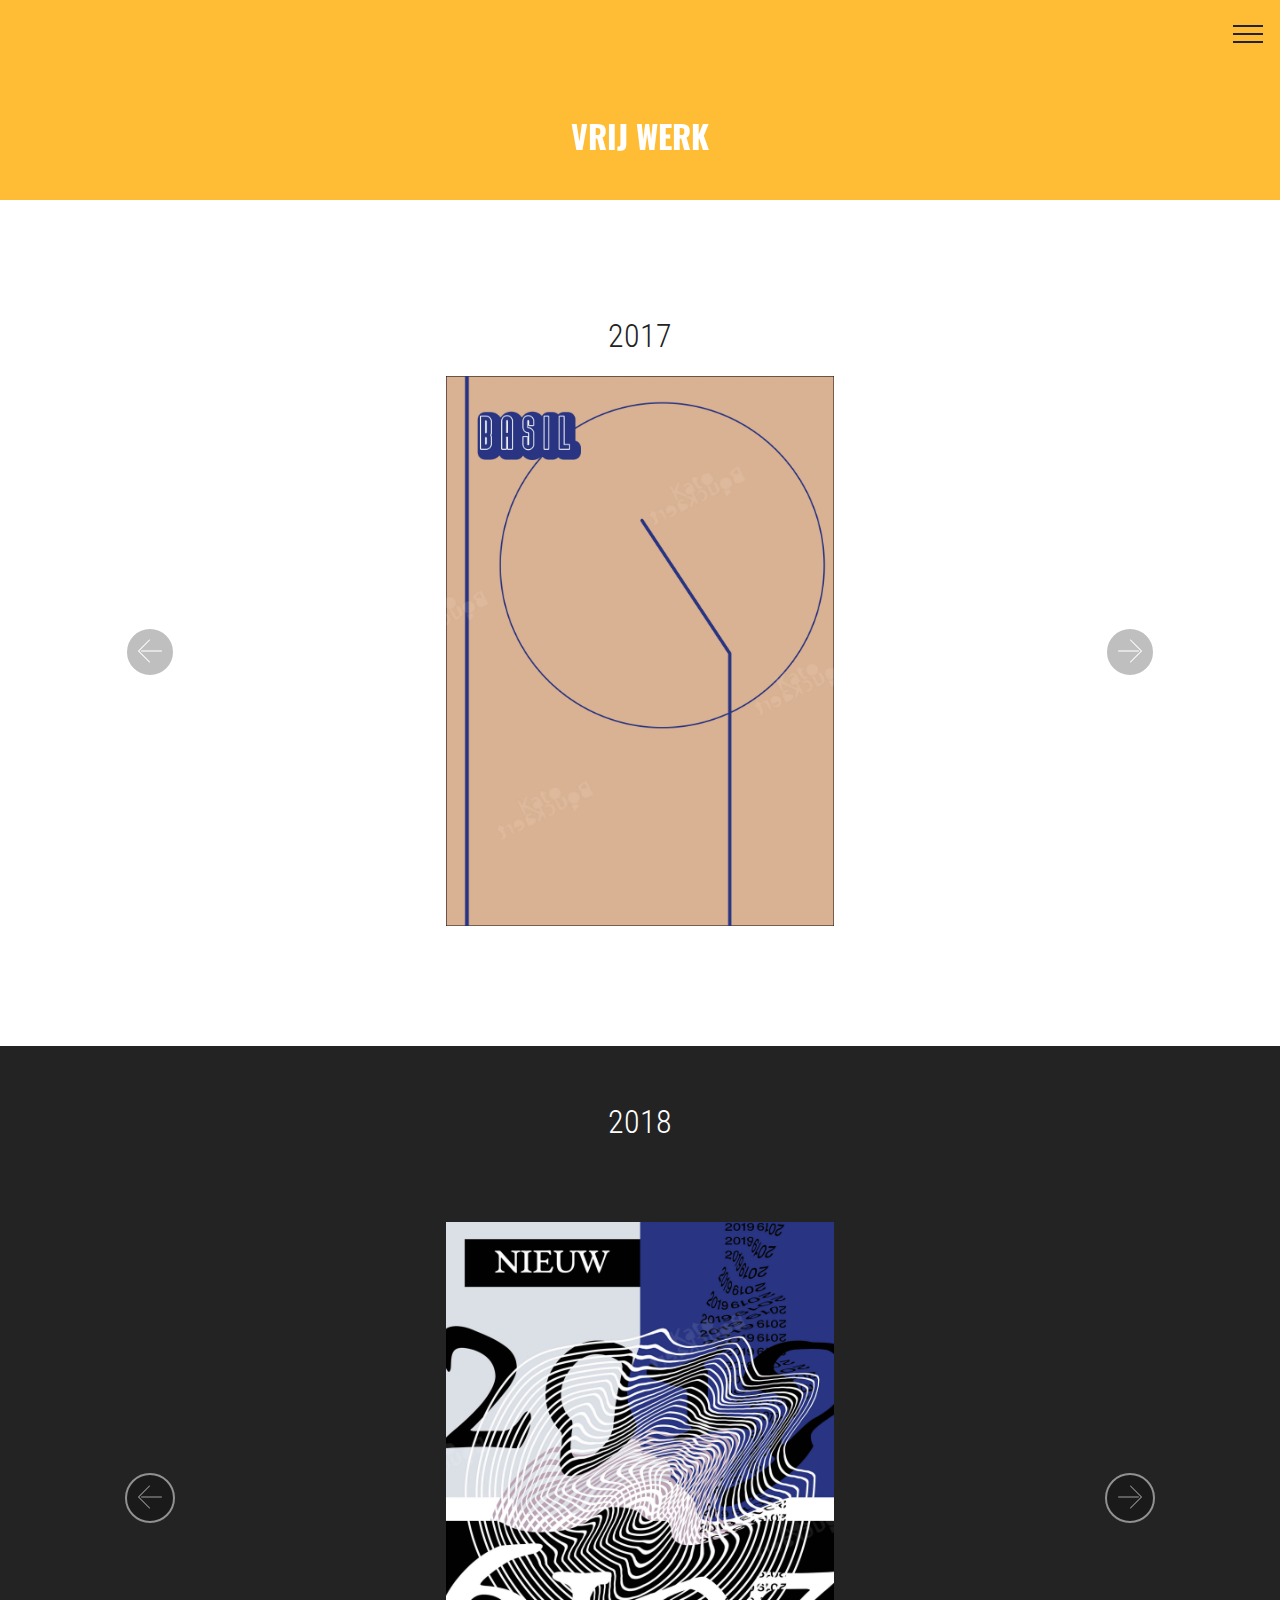
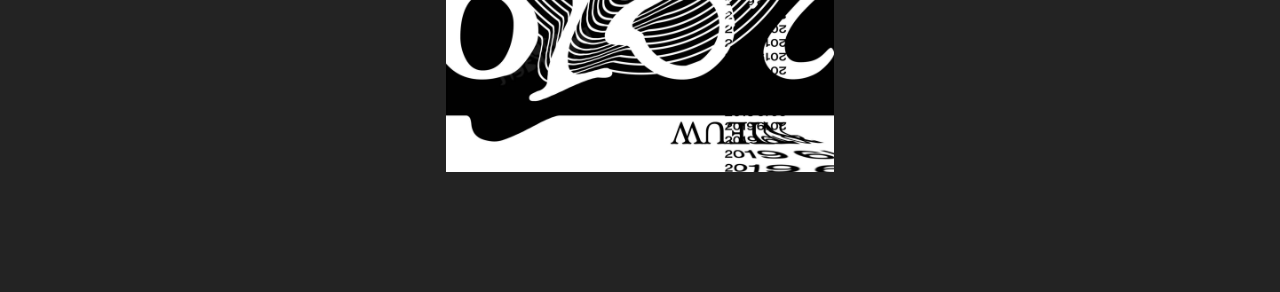
<file: page5.html>
<!DOCTYPE html>
<html >
<head>
  <!-- Site made with Mobirise Website Builder v4.8.7, https://mobirise.com -->
  <meta charset="UTF-8">
  <meta http-equiv="X-UA-Compatible" content="IE=edge">
  <meta name="generator" content="Mobirise v4.8.7, mobirise.com">
  <meta name="viewport" content="width=device-width, initial-scale=1, minimum-scale=1">
  <link rel="shortcut icon" href="assets/images/logo2.png" type="image/x-icon">
  <meta name="description" content="Web Page Creator Description">
  <title>Vrij Werk</title>
  <link rel="stylesheet" href="assets/web/assets/mobirise-icons/mobirise-icons.css">
  <link rel="stylesheet" href="assets/tether/tether.min.css">
  <link rel="stylesheet" href="assets/soundcloud-plugin/style.css">
  <link rel="stylesheet" href="assets/bootstrap/css/bootstrap.min.css">
  <link rel="stylesheet" href="assets/bootstrap/css/bootstrap-grid.min.css">
  <link rel="stylesheet" href="assets/bootstrap/css/bootstrap-reboot.min.css">
  <link rel="stylesheet" href="assets/dropdown/css/style.css">
  <link rel="stylesheet" href="assets/theme/css/style.css">
  <link rel="stylesheet" href="assets/mobirise/css/mbr-additional.css" type="text/css">
  
  
  
</head>
<body>
  <section class="menu cid-r9oaVS4WTC" once="menu" id="menu2-1b">

    

    <nav class="navbar navbar-expand beta-menu navbar-dropdown align-items-center navbar-fixed-top collapsed bg-color transparent">
        <button class="navbar-toggler navbar-toggler-right" type="button" data-toggle="collapse" data-target="#navbarSupportedContent" aria-controls="navbarSupportedContent" aria-expanded="false" aria-label="Toggle navigation">
            <div class="hamburger">
                <span></span>
                <span></span>
                <span></span>
                <span></span>
            </div>
        </button>
        <div class="menu-logo">
            <div class="navbar-brand">
                
                
            </div>
        </div>
        <div class="collapse navbar-collapse" id="navbarSupportedContent">
            <ul class="navbar-nav nav-dropdown nav-right navbar-nav-top-padding" data-app-modern-menu="true"><li class="nav-item">
                    <a class="nav-link link text-black display-4" href="index.html">HOME</a>
                </li><li class="nav-item dropdown"><a class="nav-link link text-black dropdown-toggle display-4" href="page3.html" data-toggle="dropdown-submenu" aria-expanded="false">WERK</a><div class="dropdown-menu"><div class="dropdown"><a class="text-black dropdown-item dropdown-toggle display-4" href="page3.html#content5-12" data-toggle="dropdown-submenu" aria-expanded="false">GRAFISCH ONTWERP</a><div class="dropdown-menu dropdown-submenu"><a class="text-black dropdown-item display-4" href="page3.html#content4-z">2017</a><a class="text-black dropdown-item display-4" href="page3.html#content4-10" aria-expanded="false">2018</a></div></div><div class="dropdown"><a class="text-black dropdown-item dropdown-toggle display-4" href="page4.html#content5-14" aria-expanded="false" data-toggle="dropdown-submenu">TEKENINGEN<br>SCHILDERIJEN</a><div class="dropdown-menu dropdown-submenu"><a class="text-black dropdown-item display-4" href="page4.html#content4-16" aria-expanded="false">2016</a><a class="text-black dropdown-item display-4" href="page4.html#content4-17" aria-expanded="false">2017</a><a class="text-black dropdown-item display-4" href="page4.html#content4-19" aria-expanded="false">2018</a></div></div><div class="dropdown"><a class="text-black dropdown-item dropdown-toggle display-4" href="page5.html#content5-1c" aria-expanded="false" data-toggle="dropdown-submenu">VRIJ WERK</a><div class="dropdown-menu dropdown-submenu"><a class="text-black dropdown-item display-4" href="page5.html#content4-1d" aria-expanded="false">2017</a><a class="text-black dropdown-item display-4" href="page5.html#content4-1f" aria-expanded="false">2018</a></div></div></div></li><li class="nav-item"><a class="nav-link link text-black display-4" href="page6.html#social-buttons2-1p">CONTACT</a></li></ul>
            
        </div>
    </nav>
</section>

<section class="engine"><a href="https://mobirise.info/j">website templates</a></section><section class="mbr-section content5 cid-r9okGH7Nre mbr-parallax-background" id="content5-1c">

    

    

    <div class="container">
        <div class="media-container-row">
            <div class="title col-12 col-md-8">
                <h2 class="align-center mbr-bold mbr-white pb-3 mbr-fonts-style display-1">VRIJ WERK</h2>
                <h3 class="mbr-section-subtitle align-center mbr-light mbr-white pb-3 mbr-fonts-style display-5"></h3>
                
                
            </div>
        </div>
    </div>
</section>

<section class="mbr-section content4 cid-r9okPhSmDZ" id="content4-1d">

    

    <div class="container">
        <div class="media-container-row">
            <div class="title col-12 col-md-8">
                <h2 class="align-center pb-3 mbr-fonts-style display-2">2017</h2>
                <h3 class="mbr-section-subtitle align-center mbr-light mbr-fonts-style display-5"></h3>
                
            </div>
        </div>
    </div>
</section>

<section class="carousel slide cid-r9okPDJ0Yl" data-interval="false" id="slider2-1e">

    
    <div class="container content-slider">
        <div class="content-slider-wrap">
            <div><div class="mbr-slider slide carousel" data-pause="true" data-keyboard="false" data-ride="false" data-interval="false"><div class="carousel-inner" role="listbox"><div class="carousel-item slider-fullscreen-image" data-bg-video-slide="false" style="background-image: url(assets/images/1999-2-2000x2829.jpg);"><div class="container container-slide"><div class="image_wrapper"><img src="assets/images/1999-2-2000x2829.jpg"><div class="carousel-caption justify-content-center"><div class="col-10 align-center"></div></div></div></div></div><div class="carousel-item slider-fullscreen-image active" data-bg-video-slide="false" style="background-image: url(assets/images/basil-2-2000x2828.jpg);"><div class="container container-slide"><div class="image_wrapper"><img src="assets/images/basil-2-2000x2828.jpg"><div class="carousel-caption justify-content-center"><div class="col-10 align-center"></div></div></div></div></div><div class="carousel-item slider-fullscreen-image" data-bg-video-slide="false" style="background-image: url(assets/images/dark-ages-pink-1-2000x2828.jpg);"><div class="container container-slide"><div class="image_wrapper"><img src="assets/images/dark-ages-pink-1-2000x2828.jpg"><div class="carousel-caption justify-content-center"><div class="col-10 align-center"></div></div></div></div></div><div class="carousel-item slider-fullscreen-image" data-bg-video-slide="false" style="background-image: url(assets/images/zwart-wit-2-846x1195.jpg);"><div class="container container-slide"><div class="image_wrapper"><img src="assets/images/zwart-wit-2-846x1195.jpg"><div class="carousel-caption justify-content-center"><div class="col-10 align-center"></div></div></div></div></div></div><a data-app-prevent-settings="" class="carousel-control carousel-control-prev" role="button" data-slide="prev" href="#slider2-1e"><span aria-hidden="true" class="mbri-left mbr-iconfont"></span><span class="sr-only">Previous</span></a><a data-app-prevent-settings="" class="carousel-control carousel-control-next" role="button" data-slide="next" href="#slider2-1e"><span aria-hidden="true" class="mbri-right mbr-iconfont"></span><span class="sr-only">Next</span></a></div></div> 
        </div>
    </div>
</section>

<section class="mbr-section content4 cid-r9okQjdql4" id="content4-1f">

    

    <div class="container">
        <div class="media-container-row">
            <div class="title col-12 col-md-8">
                <h2 class="align-center pb-3 mbr-fonts-style display-2">2018</h2>
                <h3 class="mbr-section-subtitle align-center mbr-light mbr-fonts-style display-5"></h3>
                
            </div>
        </div>
    </div>
</section>

<section class="carousel slide cid-r9okRvWLjF" data-interval="false" id="slider2-1g">

    
    <div class="container content-slider">
        <div class="content-slider-wrap">
            <div><div class="mbr-slider slide carousel" data-pause="true" data-keyboard="false" data-ride="false" data-interval="false"><div class="carousel-inner" role="listbox"><div class="carousel-item slider-fullscreen-image" data-bg-video-slide="false" style="background-image: url(assets/images/poster-alfabet-2000x2828.jpg);"><div class="container container-slide"><div class="image_wrapper"><img src="assets/images/poster-alfabet-2000x2828.jpg"><div class="carousel-caption justify-content-center"><div class="col-10 align-center"></div></div></div></div></div><div class="carousel-item slider-fullscreen-image active" data-bg-video-slide="false" style="background-image: url(assets/images/2019-2-1748x2480.jpg);"><div class="container container-slide"><div class="image_wrapper"><img src="assets/images/2019-2-1748x2480.jpg"><div class="carousel-caption justify-content-center"><div class="col-10 align-center"></div></div></div></div></div><div class="carousel-item slider-fullscreen-image" data-bg-video-slide="false" style="background-image: url(assets/images/sad-2-2000x2829.jpg);"><div class="container container-slide"><div class="image_wrapper"><img src="assets/images/sad-2-2000x2829.jpg"><div class="carousel-caption justify-content-center"><div class="col-10 align-center"></div></div></div></div></div><div class="carousel-item slider-fullscreen-image" data-bg-video-slide="false" style="background-image: url(assets/images/stunninly-outrageous-1-2000x2781.jpg);"><div class="container container-slide"><div class="image_wrapper"><img src="assets/images/stunninly-outrageous-1-2000x2781.jpg"><div class="carousel-caption justify-content-center"><div class="col-10 align-center"></div></div></div></div></div></div><a data-app-prevent-settings="" class="carousel-control carousel-control-prev" role="button" data-slide="prev" href="#slider2-1g"><span aria-hidden="true" class="mbri-left mbr-iconfont"></span><span class="sr-only">Previous</span></a><a data-app-prevent-settings="" class="carousel-control carousel-control-next" role="button" data-slide="next" href="#slider2-1g"><span aria-hidden="true" class="mbri-right mbr-iconfont"></span><span class="sr-only">Next</span></a></div></div> 
        </div>
    </div>
</section>


  <script src="assets/web/assets/jquery/jquery.min.js"></script>
  <script src="assets/popper/popper.min.js"></script>
  <script src="assets/tether/tether.min.js"></script>
  <script src="assets/bootstrap/js/bootstrap.min.js"></script>
  <script src="assets/dropdown/js/script.min.js"></script>
  <script src="assets/bootstrapcarouselswipe/bootstrap-carousel-swipe.js"></script>
  <script src="assets/smoothscroll/smooth-scroll.js"></script>
  <script src="assets/parallax/jarallax.min.js"></script>
  <script src="assets/ytplayer/jquery.mb.ytplayer.min.js"></script>
  <script src="assets/vimeoplayer/jquery.mb.vimeo_player.js"></script>
  <script src="assets/touchswipe/jquery.touch-swipe.min.js"></script>
  <script src="assets/theme/js/script.js"></script>
  <script src="assets/slidervideo/script.js"></script>
  
  
</body>
</html>
</file>
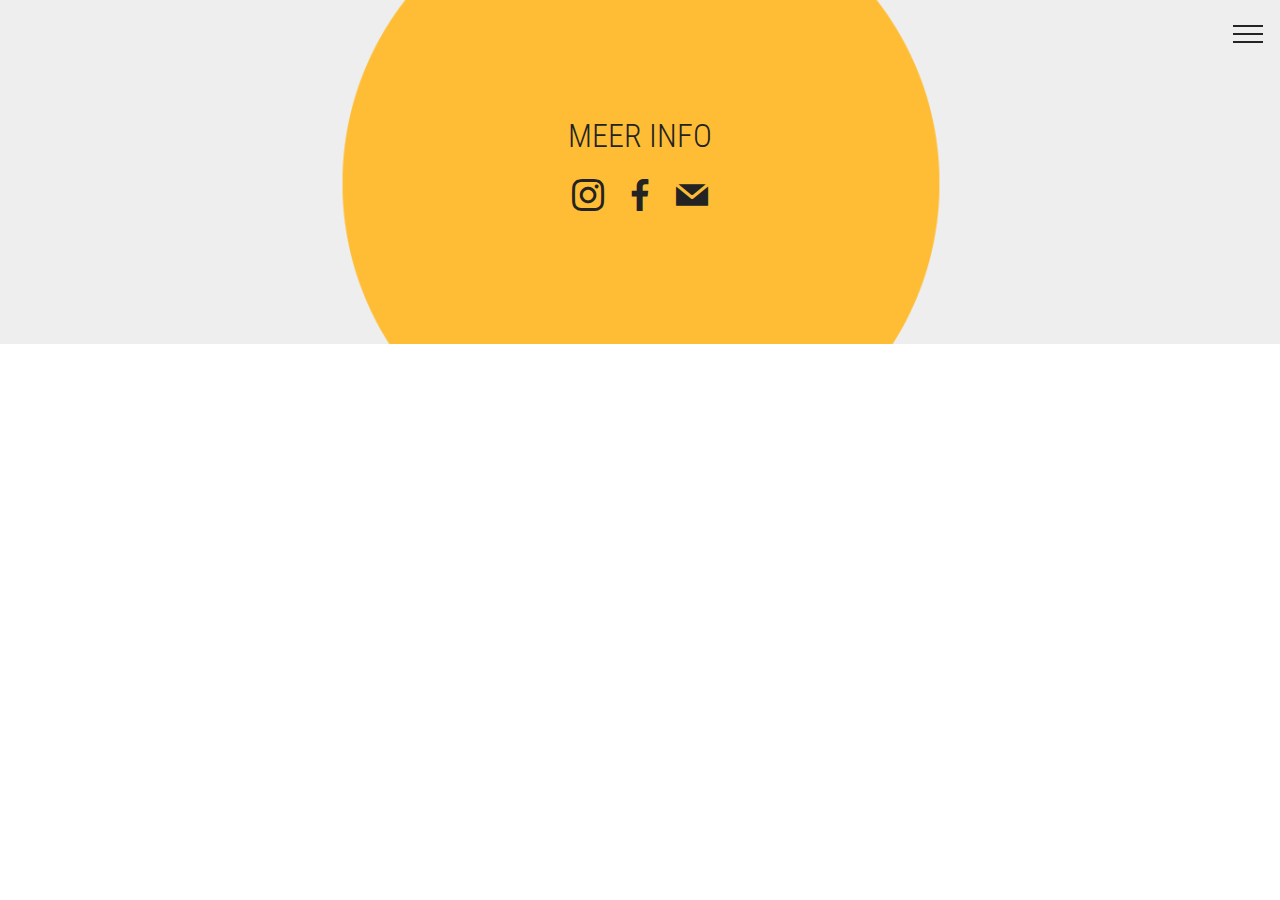
<file: page6.html>
<!DOCTYPE html>
<html >
<head>
  <!-- Site made with Mobirise Website Builder v4.8.7, https://mobirise.com -->
  <meta charset="UTF-8">
  <meta http-equiv="X-UA-Compatible" content="IE=edge">
  <meta name="generator" content="Mobirise v4.8.7, mobirise.com">
  <meta name="viewport" content="width=device-width, initial-scale=1, minimum-scale=1">
  <link rel="shortcut icon" href="assets/images/logo2.png" type="image/x-icon">
  <meta name="description" content="Web Site Builder Description">
  <title>Contact</title>
  <link rel="stylesheet" href="assets/tether/tether.min.css">
  <link rel="stylesheet" href="assets/bootstrap/css/bootstrap.min.css">
  <link rel="stylesheet" href="assets/bootstrap/css/bootstrap-grid.min.css">
  <link rel="stylesheet" href="assets/bootstrap/css/bootstrap-reboot.min.css">
  <link rel="stylesheet" href="assets/soundcloud-plugin/style.css">
  <link rel="stylesheet" href="assets/socicon/css/styles.css">
  <link rel="stylesheet" href="assets/dropdown/css/style.css">
  <link rel="stylesheet" href="assets/theme/css/style.css">
  <link rel="stylesheet" href="assets/mobirise/css/mbr-additional.css" type="text/css">
  
  
  
</head>
<body>
  <section class="menu cid-r9omJfPC4H" once="menu" id="menu2-1l">

    

    <nav class="navbar navbar-expand beta-menu navbar-dropdown align-items-center navbar-fixed-top collapsed bg-color transparent">
        <button class="navbar-toggler navbar-toggler-right" type="button" data-toggle="collapse" data-target="#navbarSupportedContent" aria-controls="navbarSupportedContent" aria-expanded="false" aria-label="Toggle navigation">
            <div class="hamburger">
                <span></span>
                <span></span>
                <span></span>
                <span></span>
            </div>
        </button>
        <div class="menu-logo">
            <div class="navbar-brand">
                
                
            </div>
        </div>
        <div class="collapse navbar-collapse" id="navbarSupportedContent">
            <ul class="navbar-nav nav-dropdown nav-right navbar-nav-top-padding" data-app-modern-menu="true"><li class="nav-item">
                    <a class="nav-link link text-black display-4" href="index.html">HOME</a>
                </li><li class="nav-item dropdown"><a class="nav-link link text-black dropdown-toggle display-4" href="page3.html" data-toggle="dropdown-submenu" aria-expanded="false">WERK</a><div class="dropdown-menu"><div class="dropdown"><a class="text-black dropdown-item dropdown-toggle display-4" href="page3.html#content5-12" data-toggle="dropdown-submenu" aria-expanded="false">GRAFISCH ONTWERP</a><div class="dropdown-menu dropdown-submenu"><a class="text-black dropdown-item display-4" href="page3.html#content4-z">2017</a><a class="text-black dropdown-item display-4" href="page3.html#content4-10" aria-expanded="false">2018</a></div></div><div class="dropdown"><a class="text-black dropdown-item dropdown-toggle display-4" href="page4.html#content5-14" aria-expanded="false" data-toggle="dropdown-submenu">TEKENINGEN<br>SCHILDERIJEN</a><div class="dropdown-menu dropdown-submenu"><a class="text-black dropdown-item display-4" href="page4.html#content4-16" aria-expanded="false">2016</a><a class="text-black dropdown-item display-4" href="page4.html#content4-17" aria-expanded="false">2017</a><a class="text-black dropdown-item display-4" href="page4.html#content4-19" aria-expanded="false">2018</a></div></div><div class="dropdown"><a class="text-black dropdown-item dropdown-toggle display-4" href="page5.html#content5-1c" aria-expanded="false" data-toggle="dropdown-submenu">VRIJ WERK</a><div class="dropdown-menu dropdown-submenu"><a class="text-black dropdown-item display-4" href="page5.html#content4-1d" aria-expanded="false">2017</a><a class="text-black dropdown-item display-4" href="page5.html#content4-1f" aria-expanded="false">2018</a></div></div></div></li><li class="nav-item"><a class="nav-link link text-black display-4" href="page6.html#social-buttons2-1p">CONTACT</a></li></ul>
            
        </div>
    </nav>
</section>

<section class="engine"><a href="https://mobirise.info/h">create your own web page</a></section><section class="cid-r9oq38RkId" id="social-buttons2-1p">

    

    

    <div class="container">
        <div class="media-container-row">
            <div class="col-md-8 align-center">
                <h2 class="pb-3 mbr-fonts-style display-4">MEER INFO</h2>
                <div class="social-list pl-0 mb-0">
                    <a href="https://www.instagram.com/kaatparaat/" target="_blank">
                        <span class="px-2 mbr-iconfont mbr-iconfont-social socicon-instagram socicon"></span>
                    </a>
                    <a href="https://www.facebook.com/profile.php?id=100008556558362&ref=br_rs" target="_blank">
                        <span class="px-2 mbr-iconfont mbr-iconfont-social socicon-facebook socicon"></span>
                    </a>
                    
                        <a href="mailto:kato.bouckaert@gmail.com"><span class="px-2 mbr-iconfont mbr-iconfont-social socicon-mail socicon"></span></a>
                    
                    <a href="https://www.youtube.com/c/mobirise" target="_blank">
                        
                    </a>
                    <a href="https://plus.google.com/u/0/+Mobirise" target="_blank">
                        
                    </a>
                    <a href="https://www.behance.net/Mobirise" target="_blank">
                        
                    </a>
                </div>
            </div>
        </div>
    </div>
</section>


  <script src="assets/web/assets/jquery/jquery.min.js"></script>
  <script src="assets/popper/popper.min.js"></script>
  <script src="assets/tether/tether.min.js"></script>
  <script src="assets/bootstrap/js/bootstrap.min.js"></script>
  <script src="assets/sociallikes/social-likes.js"></script>
  <script src="assets/dropdown/js/script.min.js"></script>
  <script src="assets/touchswipe/jquery.touch-swipe.min.js"></script>
  <script src="assets/smoothscroll/smooth-scroll.js"></script>
  <script src="assets/theme/js/script.js"></script>
  
  
</body>
</html>
</file>
<file: assets/web/assets/mobirise-icons/mobirise-icons.css>
@font-face {
  font-family: 'MobiriseIcons';
  src:  url('mobirise-icons.eot?spat4u');
  src:  url('mobirise-icons.eot?spat4u#iefix') format('embedded-opentype'),
    url('mobirise-icons.ttf?spat4u') format('truetype'),
    url('mobirise-icons.woff?spat4u') format('woff'),
    url('mobirise-icons.svg?spat4u#MobiriseIcons') format('svg');
  font-weight: normal;
  font-style: normal;
}

[class^="mbri-"], [class*=" mbri-"] {
  /* use !important to prevent issues with browser extensions that change fonts */
  font-family: MobiriseIcons !important;
  speak: none;
  font-style: normal;
  font-weight: normal;
  font-variant: normal;
  text-transform: none;
  line-height: 1;

  /* Better Font Rendering =========== */
  -webkit-font-smoothing: antialiased;
  -moz-osx-font-smoothing: grayscale;
}

.mbri-add-submenu:before {
  content: "\e900";
}
.mbri-alert:before {
  content: "\e901";
}
.mbri-align-center:before {
  content: "\e902";
}
.mbri-align-justify:before {
  content: "\e903";
}
.mbri-align-left:before {
  content: "\e904";
}
.mbri-align-right:before {
  content: "\e905";
}
.mbri-android:before {
  content: "\e906";
}
.mbri-apple:before {
  content: "\e907";
}
.mbri-arrow-down:before {
  content: "\e908";
}
.mbri-arrow-next:before {
  content: "\e909";
}
.mbri-arrow-prev:before {
  content: "\e90a";
}
.mbri-arrow-up:before {
  content: "\e90b";
}
.mbri-bold:before {
  content: "\e90c";
}
.mbri-bookmark:before {
  content: "\e90d";
}
.mbri-bootstrap:before {
  content: "\e90e";
}
.mbri-briefcase:before {
  content: "\e90f";
}
.mbri-browse:before {
  content: "\e910";
}
.mbri-bulleted-list:before {
  content: "\e911";
}
.mbri-calendar:before {
  content: "\e912";
}
.mbri-camera:before {
  content: "\e913";
}
.mbri-cart-add:before {
  content: "\e914";
}
.mbri-cart-full:before {
  content: "\e915";
}
.mbri-cash:before {
  content: "\e916";
}
.mbri-change-style:before {
  content: "\e917";
}
.mbri-chat:before {
  content: "\e918";
}
.mbri-clock:before {
  content: "\e919";
}
.mbri-close:before {
  content: "\e91a";
}
.mbri-cloud:before {
  content: "\e91b";
}
.mbri-code:before {
  content: "\e91c";
}
.mbri-contact-form:before {
  content: "\e91d";
}
.mbri-credit-card:before {
  content: "\e91e";
}
.mbri-cursor-click:before {
  content: "\e91f";
}
.mbri-cust-feedback:before {
  content: "\e920";
}
.mbri-database:before {
  content: "\e921";
}
.mbri-delivery:before {
  content: "\e922";
}
.mbri-desktop:before {
  content: "\e923";
}
.mbri-devices:before {
  content: "\e924";
}
.mbri-down:before {
  content: "\e925";
}
.mbri-download:before {
  content: "\e989";
}
.mbri-drag-n-drop:before {
  content: "\e927";
}
.mbri-drag-n-drop2:before {
  content: "\e928";
}
.mbri-edit:before {
  content: "\e929";
}
.mbri-edit2:before {
  content: "\e92a";
}
.mbri-error:before {
  content: "\e92b";
}
.mbri-extension:before {
  content: "\e92c";
}
.mbri-features:before {
  content: "\e92d";
}
.mbri-file:before {
  content: "\e92e";
}
.mbri-flag:before {
  content: "\e92f";
}
.mbri-folder:before {
  content: "\e930";
}
.mbri-gift:before {
  content: "\e931";
}
.mbri-github:before {
  content: "\e932";
}
.mbri-globe:before {
  content: "\e933";
}
.mbri-globe-2:before {
  content: "\e934";
}
.mbri-growing-chart:before {
  content: "\e935";
}
.mbri-hearth:before {
  content: "\e936";
}
.mbri-help:before {
  content: "\e937";
}
.mbri-home:before {
  content: "\e938";
}
.mbri-hot-cup:before {
  content: "\e939";
}
.mbri-idea:before {
  content: "\e93a";
}
.mbri-image-gallery:before {
  content: "\e93b";
}
.mbri-image-slider:before {
  content: "\e93c";
}
.mbri-info:before {
  content: "\e93d";
}
.mbri-italic:before {
  content: "\e93e";
}
.mbri-key:before {
  content: "\e93f";
}
.mbri-laptop:before {
  content: "\e940";
}
.mbri-layers:before {
  content: "\e941";
}
.mbri-left-right:before {
  content: "\e942";
}
.mbri-left:before {
  content: "\e943";
}
.mbri-letter:before {
  content: "\e944";
}
.mbri-like:before {
  content: "\e945";
}
.mbri-link:before {
  content: "\e946";
}
.mbri-lock:before {
  content: "\e947";
}
.mbri-login:before {
  content: "\e948";
}
.mbri-logout:before {
  content: "\e949";
}
.mbri-magic-stick:before {
  content: "\e94a";
}
.mbri-map-pin:before {
  content: "\e94b";
}
.mbri-menu:before {
  content: "\e94c";
}
.mbri-mobile:before {
  content: "\e94d";
}
.mbri-mobile2:before {
  content: "\e94e";
}
.mbri-mobirise:before {
  content: "\e94f";
}
.mbri-more-horizontal:before {
  content: "\e950";
}
.mbri-more-vertical:before {
  content: "\e951";
}
.mbri-music:before {
  content: "\e952";
}
.mbri-new-file:before {
  content: "\e953";
}
.mbri-numbered-list:before {
  content: "\e954";
}
.mbri-opened-folder:before {
  content: "\e955";
}
.mbri-pages:before {
  content: "\e956";
}
.mbri-paper-plane:before {
  content: "\e957";
}
.mbri-paperclip:before {
  content: "\e958";
}
.mbri-photo:before {
  content: "\e959";
}
.mbri-photos:before {
  content: "\e95a";
}
.mbri-pin:before {
  content: "\e95b";
}
.mbri-play:before {
  content: "\e95c";
}
.mbri-plus:before {
  content: "\e95d";
}
.mbri-preview:before {
  content: "\e95e";
}
.mbri-print:before {
  content: "\e95f";
}
.mbri-protect:before {
  content: "\e960";
}
.mbri-question:before {
  content: "\e961";
}
.mbri-quote-left:before {
  content: "\e962";
}
.mbri-quote-right:before {
  content: "\e963";
}
.mbri-refresh:before {
  content: "\e964";
}
.mbri-responsive:before {
  content: "\e965";
}
.mbri-right:before {
  content: "\e966";
}
.mbri-rocket:before {
  content: "\e967";
}
.mbri-sad-face:before {
  content: "\e968";
}
.mbri-sale:before {
  content: "\e969";
}
.mbri-save:before {
  content: "\e96a";
}
.mbri-search:before {
  content: "\e96b";
}
.mbri-setting:before {
  content: "\e96c";
}
.mbri-setting2:before {
  content: "\e96d";
}
.mbri-setting3:before {
  content: "\e96e";
}
.mbri-share:before {
  content: "\e96f";
}
.mbri-shopping-bag:before {
  content: "\e970";
}
.mbri-shopping-basket:before {
  content: "\e971";
}
.mbri-shopping-cart:before {
  content: "\e972";
}
.mbri-sites:before {
  content: "\e973";
}
.mbri-smile-face:before {
  content: "\e974";
}
.mbri-speed:before {
  content: "\e975";
}
.mbri-star:before {
  content: "\e976";
}
.mbri-success:before {
  content: "\e977";
}
.mbri-sun:before {
  content: "\e978";
}
.mbri-sun2:before {
  content: "\e979";
}
.mbri-tablet:before {
  content: "\e97a";
}
.mbri-tablet-vertical:before {
  content: "\e97b";
}
.mbri-target:before {
  content: "\e97c";
}
.mbri-timer:before {
  content: "\e97d";
}
.mbri-to-ftp:before {
  content: "\e97e";
}
.mbri-to-local-drive:before {
  content: "\e97f";
}
.mbri-touch-swipe:before {
  content: "\e980";
}
.mbri-touch:before {
  content: "\e981";
}
.mbri-trash:before {
  content: "\e982";
}
.mbri-underline:before {
  content: "\e983";
}
.mbri-unlink:before {
  content: "\e984";
}
.mbri-unlock:before {
  content: "\e985";
}
.mbri-up-down:before {
  content: "\e986";
}
.mbri-up:before {
  content: "\e987";
}
.mbri-update:before {
  content: "\e988";
}
.mbri-upload:before {
 content: "\e926"; 
}
.mbri-user:before {
  content: "\e98a";
}
.mbri-user2:before {
  content: "\e98b";
}
.mbri-users:before {
  content: "\e98c";
}
.mbri-video:before {
  content: "\e98d";
}
.mbri-video-play:before {
  content: "\e98e";
}
.mbri-watch:before {
  content: "\e98f";
}
.mbri-website-theme:before {
  content: "\e990";
}
.mbri-wifi:before {
  content: "\e991";
}
.mbri-windows:before {
  content: "\e992";
}
.mbri-zoom-out:before {
  content: "\e993";
}
.mbri-redo:before {
  content: "\e994";
}
.mbri-undo:before {
  content: "\e995";
}
</file>
<file: assets/soundcloud-plugin/style.css>
.addons-container {
  position: relative;
  margin-left: auto;
  margin-right: auto;
  padding-right: 15px;
  padding-left: 15px; }
  @media (min-width: 576px) {
    .addons-container {
      padding-right: 15px;
      padding-left: 15px; } }
  @media (min-width: 768px) {
    .addons-container {
      padding-right: 15px;
      padding-left: 15px; } }
  @media (min-width: 992px) {
    .addons-container {
      padding-right: 15px;
      padding-left: 15px; } }
  @media (min-width: 1200px) {
    .addons-container {
      padding-right: 15px;
      padding-left: 15px; } }
  @media (min-width: 576px) {
    .addons-container {
      width: 540px;
      max-width: 100%; } }
  @media (min-width: 768px) {
    .addons-container {
      width: 720px;
      max-width: 100%; } }
  @media (min-width: 992px) {
    .addons-container {
      width: 960px;
      max-width: 100%; } }
  @media (min-width: 1200px) {
    .addons-container {
      width: 1140px;
      max-width: 100%; } }

.addons-container-inner{
    position: relative;
    width: 100%;
    min-height: 1px;
    padding-right: 15px;
    padding-left: 15px;
}
@media (min-width: 567px) {
    .addons-container-inner{
        -ms-flex: 0 0 66.666667%;
        flex: 0 0 66.666667%;
        max-width: 66.666667%;
    }
}
.addons-row{
    display: flex;
    justify-content:center;
}
</file>
<file: assets/dropdown/css/style.css>
.navbar-dropdown {
  left: 0;
  padding: 0;
  position: absolute;
  right: 0;
  top: 0;
  transition: all 0.45s ease;
  z-index: 1030;
  background: #282828; }
  .navbar-dropdown .navbar-logo {
    margin-right: 0.8rem;
    transition: margin 0.3s ease-in-out;
    vertical-align: middle; }
    .navbar-dropdown .navbar-logo img {
      height: 3.125rem;
      transition: all 0.3s ease-in-out; }
    .navbar-dropdown .navbar-logo.mbr-iconfont {
      font-size: 3.125rem;
      line-height: 3.125rem; }
  .navbar-dropdown .navbar-caption {
    font-weight: 700;
    white-space: normal;
    vertical-align: -4px;
    line-height: 3.125rem !important; }
    .navbar-dropdown .navbar-caption, .navbar-dropdown .navbar-caption:hover {
      color: inherit;
      text-decoration: none; }
  .navbar-dropdown .mbr-iconfont + .navbar-caption {
    vertical-align: -1px; }
  .navbar-dropdown.navbar-fixed-top {
    position: fixed; }
  .navbar-dropdown .navbar-brand span {
    vertical-align: -4px; }
  .navbar-dropdown.bg-color.transparent {
    background: none; }
  .navbar-dropdown.navbar-short .navbar-brand {
    padding: 0.625rem 0; }
    .navbar-dropdown.navbar-short .navbar-brand span {
      vertical-align: -1px; }
  .navbar-dropdown.navbar-short .navbar-caption {
    line-height: 2.375rem !important;
    vertical-align: -2px; }
  .navbar-dropdown.navbar-short .navbar-logo {
    margin-right: 0.5rem; }
    .navbar-dropdown.navbar-short .navbar-logo img {
      height: 2.375rem; }
    .navbar-dropdown.navbar-short .navbar-logo.mbr-iconfont {
      font-size: 2.375rem;
      line-height: 2.375rem; }
  .navbar-dropdown.navbar-short .mbr-table-cell {
    height: 3.625rem; }
  .navbar-dropdown .navbar-close {
    left: 0.6875rem;
    position: fixed;
    top: 0.75rem;
    z-index: 1000; }
  .navbar-dropdown .hamburger-icon {
    content: "";
    display: inline-block;
    vertical-align: middle;
    width: 16px;
    -webkit-box-shadow: 0 -6px 0 1px #282828,0 0 0 1px #282828,0 6px 0 1px #282828;
    -moz-box-shadow: 0 -6px 0 1px #282828,0 0 0 1px #282828,0 6px 0 1px #282828;
    box-shadow: 0 -6px 0 1px #282828,0 0 0 1px #282828,0 6px 0 1px #282828; }

.dropdown-menu .dropdown-toggle[data-toggle="dropdown-submenu"]::after {
  border-bottom: 0.35em solid transparent;
  border-left: 0.35em solid;
  border-right: 0;
  border-top: 0.35em solid transparent;
  margin-left: 0.3rem; }

.dropdown-menu .dropdown-item:focus {
  outline: 0; }

.nav-dropdown {
  font-size: 0.75rem;
  font-weight: 500;
  height: auto !important; }
  .nav-dropdown .nav-btn {
    padding-left: 1rem; }
  .nav-dropdown .link {
    margin: .667em 1.667em;
    font-weight: 500;
    padding: 0;
    transition: color .2s ease-in-out; }
    .nav-dropdown .link.dropdown-toggle {
      margin-right: 2.583em; }
      .nav-dropdown .link.dropdown-toggle::after {
        margin-left: .25rem;
        border-top: 0.35em solid;
        border-right: 0.35em solid transparent;
        border-left: 0.35em solid transparent;
        border-bottom: 0; }
      .nav-dropdown .link.dropdown-toggle[aria-expanded="true"] {
        margin: 0;
        padding: 0.667em 3.263em  0.667em 1.667em; }
  .nav-dropdown .link::after,
  .nav-dropdown .dropdown-item::after {
    color: inherit; }
  .nav-dropdown .btn {
    font-size: 0.75rem;
    font-weight: 700;
    letter-spacing: 0;
    margin-bottom: 0;
    padding-left: 1.25rem;
    padding-right: 1.25rem; }
  .nav-dropdown .dropdown-menu {
    border-radius: 0;
    border: 0;
    left: 0;
    margin: 0;
    padding-bottom: 1.25rem;
    padding-top: 1.25rem;
    position: relative; }
  .nav-dropdown .dropdown-submenu {
    margin-left: 0.125rem;
    top: 0; }
  .nav-dropdown .dropdown-item {
    font-weight: 500;
    line-height: 2;
    padding: 0.3846em 4.615em 0.3846em 1.5385em;
    position: relative;
    transition: color .2s ease-in-out, background-color .2s ease-in-out; }
    .nav-dropdown .dropdown-item::after {
      margin-top: -0.3077em;
      position: absolute;
      right: 1.1538em;
      top: 50%; }
    .nav-dropdown .dropdown-item:focus, .nav-dropdown .dropdown-item:hover {
      background: none; }

@media (max-width: 767px) {
  .nav-dropdown.navbar-toggleable-sm {
    bottom: 0;
    display: none;
    left: 0;
    overflow-x: hidden;
    position: fixed;
    top: 0;
    transform: translateX(-100%);
    -ms-transform: translateX(-100%);
    -webkit-transform: translateX(-100%);
    width: 18.75rem;
    z-index: 999; } }
.nav-dropdown.navbar-toggleable-xl {
  bottom: 0;
  display: none;
  left: 0;
  overflow-x: hidden;
  position: fixed;
  top: 0;
  transform: translateX(-100%);
  -ms-transform: translateX(-100%);
  -webkit-transform: translateX(-100%);
  width: 18.75rem;
  z-index: 999; }

.nav-dropdown-sm {
  display: block !important;
  overflow-x: hidden;
  overflow: auto;
  padding-top: 3.875rem; }
  .nav-dropdown-sm::after {
    content: "";
    display: block;
    height: 3rem;
    width: 100%; }
  .nav-dropdown-sm.collapse.in ~ .navbar-close {
    display: block !important; }
  .nav-dropdown-sm.collapsing, .nav-dropdown-sm.collapse.in {
    transform: translateX(0);
    -ms-transform: translateX(0);
    -webkit-transform: translateX(0);
    transition: all 0.25s ease-out;
    -webkit-transition: all 0.25s ease-out;
    background: #282828; }
  .nav-dropdown-sm.collapsing[aria-expanded="false"] {
    transform: translateX(-100%);
    -ms-transform: translateX(-100%);
    -webkit-transform: translateX(-100%); }
  .nav-dropdown-sm .nav-item {
    display: block;
    margin-left: 0 !important;
    padding-left: 0; }
  .nav-dropdown-sm .link,
  .nav-dropdown-sm .dropdown-item {
    border-top: 1px dotted rgba(255, 255, 255, 0.1);
    font-size: 0.8125rem;
    line-height: 1.6;
    margin: 0 !important;
    padding: 0.875rem 2.4rem 0.875rem 1.5625rem !important;
    position: relative;
    white-space: normal; }
    .nav-dropdown-sm .link:focus, .nav-dropdown-sm .link:hover,
    .nav-dropdown-sm .dropdown-item:focus,
    .nav-dropdown-sm .dropdown-item:hover {
      background: rgba(0, 0, 0, 0.2) !important;
      color: #c0a375; }
  .nav-dropdown-sm .nav-btn {
    position: relative;
    padding: 1.5625rem 1.5625rem 0 1.5625rem; }
    .nav-dropdown-sm .nav-btn::before {
      border-top: 1px dotted rgba(255, 255, 255, 0.1);
      content: "";
      left: 0;
      position: absolute;
      top: 0;
      width: 100%; }
    .nav-dropdown-sm .nav-btn + .nav-btn {
      padding-top: 0.625rem; }
      .nav-dropdown-sm .nav-btn + .nav-btn::before {
        display: none; }
  .nav-dropdown-sm .btn {
    padding: 0.625rem 0; }
  .nav-dropdown-sm .dropdown-toggle[data-toggle="dropdown-submenu"]::after {
    margin-left: .25rem;
    border-top: 0.35em solid;
    border-right: 0.35em solid transparent;
    border-left: 0.35em solid transparent;
    border-bottom: 0; }
  .nav-dropdown-sm .dropdown-toggle[data-toggle="dropdown-submenu"][aria-expanded="true"]::after {
    border-top: 0;
    border-right: 0.35em solid transparent;
    border-left: 0.35em solid transparent;
    border-bottom: 0.35em solid; }
  .nav-dropdown-sm .dropdown-menu {
    margin: 0;
    padding: 0;
    position: relative;
    top: 0;
    left: 0;
    width: 100%;
    border: 0;
    float: none;
    border-radius: 0;
    background: none; }
  .nav-dropdown-sm .dropdown-submenu {
    left: 100%;
    margin-left: 0.125rem;
    margin-top: -1.25rem;
    top: 0; }

.navbar-toggleable-sm .nav-dropdown .dropdown-menu {
  position: absolute; }

.navbar-toggleable-sm .nav-dropdown .dropdown-submenu {
  left: 100%;
  margin-left: 0.125rem;
  margin-top: -1.25rem;
  top: 0; }

.navbar-toggleable-sm.opened .nav-dropdown .dropdown-menu {
  position: relative; }

.navbar-toggleable-sm.opened .nav-dropdown .dropdown-submenu {
  left: 0;
  margin-left: 00rem;
  margin-top: 0rem;
  top: 0; }

.is-builder .nav-dropdown.collapsing {
  transition: none !important; }

/*# sourceMappingURL=style.css.map */
</file>
<file: assets/theme/css/style.css>
/*!
 * Mobirise v4 theme (https://mobirise.com/)
 * Copyright 2017 Mobirise
 */
section {
  background-color: #eeeeee; }

section,
.container,
.container-fluid {
  position: relative;
  word-wrap: break-word; }

a.mbr-iconfont:hover {
  text-decoration: none; }

.article .lead p, .article .lead ul, .article .lead ol, .article .lead pre, .article .lead blockquote {
  margin-bottom: 0; }

a {
  font-style: normal;
  font-weight: 400;
  cursor: pointer; }
  a, a:hover {
    text-decoration: none; }

figure {
  margin-bottom: 0; }

body {
  color: #232323; }

h1, h2, h3, h4, h5, h6,
.h1, .h2, .h3, .h4, .h5, .h6,
.display-1, .display-2, .display-3, .display-4 {
  line-height: 1;
  word-break: break-word;
  word-wrap: break-word; }

b, strong {
  font-weight: bold; }

blockquote {
  padding: 10px 0 10px 20px;
  position: relative;
  border-left: 2px solid;
  border-color: #ff3366; }

input:-webkit-autofill, input:-webkit-autofill:hover, input:-webkit-autofill:focus, input:-webkit-autofill:active {
  transition-delay: 9999s;
  transition-property: background-color, color; }

textarea[type="hidden"] {
  display: none; }

body {
  position: relative; }

section {
  background-position: 50% 50%;
  background-repeat: no-repeat;
  background-size: cover; }
  section .mbr-background-video,
  section .mbr-background-video-preview {
    position: absolute;
    bottom: 0;
    left: 0;
    right: 0;
    top: 0; }

.hidden {
  visibility: hidden; }

.mbr-z-index20 {
  z-index: 20; }

/*! Base colors */
.mbr-white {
  color: #ffffff; }

.mbr-black {
  color: #000000; }

.mbr-bg-white {
  background-color: #ffffff; }

.mbr-bg-black {
  background-color: #000000; }

/*! Text-aligns */
.align-left {
  text-align: left; }

.align-center {
  text-align: center; }

.align-right {
  text-align: right; }

@media (max-width: 767px) {
  .align-left, .align-center, .align-right, .mbr-section-btn, .mbr-section-title {
    text-align: center; } }
/*! Font-weight  */
.mbr-light {
  font-weight: 300; }

.mbr-regular {
  font-weight: 400; }

.mbr-semibold {
  font-weight: 500; }

.mbr-bold {
  font-weight: 700; }

/*! Media  */
.media-size-item {
  -webkit-flex: 1 1 auto;
  -moz-flex: 1 1 auto;
  -ms-flex: 1 1 auto;
  -o-flex: 1 1 auto;
  flex: 1 1 auto; }

.media-content {
  -webkit-flex-basis: 100%;
  flex-basis: 100%; }

.media-container-row {
  display: -ms-flexbox;
  display: -webkit-flex;
  display: flex;
  -webkit-flex-direction: row;
  -ms-flex-direction: row;
  flex-direction: row;
  -webkit-flex-wrap: wrap;
  -ms-flex-wrap: wrap;
  flex-wrap: wrap;
  -webkit-justify-content: center;
  -ms-flex-pack: center;
  justify-content: center;
  -webkit-align-content: center;
  -ms-flex-line-pack: center;
  align-content: center;
  -webkit-align-items: start;
  -ms-flex-align: start;
  align-items: start; }
  .media-container-row .media-size-item {
    width: 400px; }

.media-container-column {
  display: -ms-flexbox;
  display: -webkit-flex;
  display: flex;
  -webkit-flex-direction: column;
  -ms-flex-direction: column;
  flex-direction: column;
  -webkit-flex-wrap: wrap;
  -ms-flex-wrap: wrap;
  flex-wrap: wrap;
  -webkit-justify-content: center;
  -ms-flex-pack: center;
  justify-content: center;
  -webkit-align-content: center;
  -ms-flex-line-pack: center;
  align-content: center;
  -webkit-align-items: stretch;
  -ms-flex-align: stretch;
  align-items: stretch; }
  .media-container-column > * {
    width: 100%; }

@media (min-width: 992px) {
  .media-container-row {
    -webkit-flex-wrap: nowrap;
    -ms-flex-wrap: nowrap;
    flex-wrap: nowrap; } }
figure {
  overflow: hidden; }

figure[mbr-media-size] {
  transition: width 0.1s; }

.mbr-figure img, .mbr-figure iframe {
  display: block;
  width: 100%; }

.card {
  background-color: transparent;
  border: none; }

.card-img {
  text-align: center;
  flex-shrink: 0;
  -webkit-flex-shrink: 0; }

.media {
  max-width: 100%;
  margin: 0 auto; }

.mbr-figure {
  -ms-flex-item-align: center;
  -ms-grid-row-align: center;
  -webkit-align-self: center;
  align-self: center; }

.media-container > div {
  max-width: 100%; }

.mbr-figure img, .card-img img {
  width: 100%; }

@media (max-width: 991px) {
  .media-size-item {
    width: auto !important; }

  .media {
    width: auto; }

  .mbr-figure {
    width: 100% !important; } }
/*! Buttons */
.mbr-section-btn {
  margin-left: -.25rem;
  margin-right: -.25rem;
  font-size: 0; }

nav .mbr-section-btn {
  margin-left: 0rem;
  margin-right: 0rem; }

/*! Btn icon margin */
.btn .mbr-iconfont, .btn.btn-sm .mbr-iconfont {
  cursor: pointer;
  margin-right: 0.5rem; }

.btn.btn-md .mbr-iconfont, .btn.btn-md .mbr-iconfont {
  margin-right: 0.8rem; }

.mbr-regular {
  font-weight: 400; }

.mbr-semibold {
  font-weight: 500; }

.mbr-bold {
  font-weight: 700; }

[type="submit"] {
  -webkit-appearance: none; }

/*! Full-screen */
.mbr-fullscreen .mbr-overlay {
  min-height: 100vh; }

.mbr-fullscreen {
  display: flex;
  display: -webkit-flex;
  display: -moz-flex;
  display: -ms-flex;
  display: -o-flex;
  align-items: center;
  -webkit-align-items: center;
  min-height: 100vh;
  padding-top: 3rem;
  padding-bottom: 3rem; }

/*! Map */
.map {
  height: 25rem;
  position: relative; }
  .map iframe {
    width: 100%;
    height: 100%; }

/* Form */
.form-asterisk {
  font-family: initial;
  position: absolute;
  top: -2px;
  font-weight: normal; }

/*! Scroll to top arrow */
.mbr-arrow-up {
  bottom: 25px;
  right: 90px;
  position: fixed;
  text-align: right;
  z-index: 5000;
  color: #ffffff;
  font-size: 32px;
  transform: rotate(180deg);
  -webkit-transform: rotate(180deg); }

.mbr-arrow-up a {
  background: rgba(0, 0, 0, 0.2);
  border-radius: 3px;
  color: #fff;
  display: inline-block;
  height: 60px;
  width: 60px;
  outline-style: none !important;
  position: relative;
  text-decoration: none;
  transition: all .3s ease-in-out;
  cursor: pointer;
  text-align: center; }
  .mbr-arrow-up a:hover {
    background-color: rgba(0, 0, 0, 0.4); }
  .mbr-arrow-up a i {
    line-height: 60px; }

.mbr-arrow-up-icon {
  display: block;
  color: #fff; }

.mbr-arrow-up-icon::before {
  content: "\203a";
  display: inline-block;
  font-family: serif;
  font-size: 32px;
  line-height: 1;
  font-style: normal;
  position: relative;
  top: 6px;
  left: -4px;
  -webkit-transform: rotate(-90deg);
  transform: rotate(-90deg); }

/*! Arrow Down */
.mbr-arrow {
  position: absolute;
  bottom: 45px;
  left: 50%;
  width: 60px;
  height: 60px;
  cursor: pointer;
  background-color: rgba(80, 80, 80, 0.5);
  border-radius: 50%;
  -webkit-transform: translateX(-50%);
  transform: translateX(-50%); }
  .mbr-arrow > a {
    display: inline-block;
    text-decoration: none;
    outline-style: none;
    -webkit-animation: arrowdown 1.7s ease-in-out infinite;
    animation: arrowdown 1.7s ease-in-out infinite; }
    .mbr-arrow > a > i {
      position: absolute;
      top: -2px;
      left: 15px;
      font-size: 2rem; }

@keyframes arrowdown {
  0% {
    transform: translateY(0px);
    -webkit-transform: translateY(0px); }
  50% {
    transform: translateY(-5px);
    -webkit-transform: translateY(-5px); }
  100% {
    transform: translateY(0px);
    -webkit-transform: translateY(0px); } }
@-webkit-keyframes arrowdown {
  0% {
    transform: translateY(0px);
    -webkit-transform: translateY(0px); }
  50% {
    transform: translateY(-5px);
    -webkit-transform: translateY(-5px); }
  100% {
    transform: translateY(0px);
    -webkit-transform: translateY(0px); } }
@media (max-width: 500px) {
  .mbr-arrow-up {
    left: 50%;
    right: auto;
    transform: translateX(-50%) rotate(180deg);
    -webkit-transform: translateX(-50%) rotate(180deg); } }
/*Gradients animation*/
@keyframes gradient-animation {
  from {
    background-position: 0% 100%;
    animation-timing-function: ease-in-out; }
  to {
    background-position: 100% 0%;
    animation-timing-function: ease-in-out; } }
@-webkit-keyframes gradient-animation {
  from {
    background-position: 0% 100%;
    animation-timing-function: ease-in-out; }
  to {
    background-position: 100% 0%;
    animation-timing-function: ease-in-out; } }
.bg-gradient {
  background-size: 200% 200%;
  animation: gradient-animation 5s infinite alternate;
  -webkit-animation: gradient-animation 5s infinite alternate; }

.menu .navbar-brand {
  display: -webkit-flex; }
  .menu .navbar-brand span {
    display: flex;
    display: -webkit-flex; }
  .menu .navbar-brand .navbar-caption-wrap {
    display: -webkit-flex; }
  .menu .navbar-brand .navbar-logo img {
    display: -webkit-flex; }
@media (min-width: 768px) and (max-width: 991px) {
  .menu .navbar-toggleable-sm .navbar-nav {
    display: -webkit-box;
    display: -webkit-flex;
    display: -ms-flexbox; } }
@media (min-width: 992px) {
  .menu .navbar-nav.nav-dropdown {
    display: -webkit-flex; }
  .menu .navbar-toggleable-sm .navbar-collapse {
    display: -webkit-flex !important; } }
@media (max-width: 767px) {
  .menu .navbar-collapse {
    overflow-y: auto;
    max-height: 80vh; }
  .menu .dropdown-menu {
    max-height: 60vh;
    overflow-y: auto; } }

.navbar {
  display: -webkit-flex;
  -webkit-flex-wrap: wrap;
  -webkit-align-items: center;
  -webkit-justify-content: space-between; }

.navbar-collapse {
  -webkit-flex-basis: 100%;
  -webkit-flex-grow: 1;
  -webkit-align-items: center; }

.nav-dropdown .link {
  padding: .667em 1.667em !important;
  margin: 0 !important; }

.nav {
  display: -webkit-flex;
  -webkit-flex-wrap: wrap; }

.row {
  display: -webkit-flex;
  -webkit-flex-wrap: wrap; }

.justify-content-center {
  -webkit-justify-content: center; }

.form-inline {
  display: -webkit-flex;
  -webkit-flex-flow: row wrap;
  -webkit-align-items: center; }

.card-wrapper {
  flex: 1;
  -webkit-flex: 1; }

.carousel-control {
  z-index: 10;
  display: -webkit-flex;
  -webkit-align-items: center;
  -webkit-justify-content: center; }

.carousel-controls {
  display: -webkit-flex; }

.media {
  display: -webkit-flex; }

/*# sourceMappingURL=style.css.map */
.engine {
	position: absolute;
	text-indent: -2400px;
	text-align: center;
	padding: 0;
	top: 0;
	left: -2400px;
}
</file>
<file: assets/mobirise/css/mbr-additional.css>
@import url(https://fonts.googleapis.com/css?family=Oswald:200,300,400,500,600,700);
@import url(https://fonts.googleapis.com/css?family=Roboto+Condensed:300,300i,400,400i,700,700i);





body {
  font-style: normal;
  line-height: 1.5;
}
.mbr-section-title {
  font-style: normal;
  line-height: 1.2;
}
.mbr-section-subtitle {
  line-height: 1.3;
}
.mbr-text {
  font-style: normal;
  line-height: 1.6;
}
.display-1 {
  font-family: 'Oswald', sans-serif;
  font-size: 2rem;
}
.display-1 > .mbr-iconfont {
  font-size: 3.2rem;
}
.display-2 {
  font-family: 'Roboto Condensed', sans-serif;
  font-size: 2rem;
}
.display-2 > .mbr-iconfont {
  font-size: 3.2rem;
}
.display-4 {
  font-family: 'Roboto Condensed', sans-serif;
  font-size: 2rem;
}
.display-4 > .mbr-iconfont {
  font-size: 3.2rem;
}
.display-5 {
  font-family: 'Roboto Condensed', sans-serif;
  font-size: 2rem;
}
.display-5 > .mbr-iconfont {
  font-size: 3.2rem;
}
.display-7 {
  font-family: 'Roboto Condensed', sans-serif;
  font-size: 2rem;
}
.display-7 > .mbr-iconfont {
  font-size: 3.2rem;
}
/* ---- Fluid typography for mobile devices ---- */
/* 1.4 - font scale ratio ( bootstrap == 1.42857 ) */
/* 100vw - current viewport width */
/* (48 - 20)  48 == 48rem == 768px, 20 == 20rem == 320px(minimal supported viewport) */
/* 0.65 - min scale variable, may vary */
@media (max-width: 768px) {
  .display-1 {
    font-size: 1.6rem;
    font-size: calc( 1.35rem + (2 - 1.35) * ((100vw - 20rem) / (48 - 20)));
    line-height: calc( 1.4 * (1.35rem + (2 - 1.35) * ((100vw - 20rem) / (48 - 20))));
  }
  .display-2 {
    font-size: 1.6rem;
    font-size: calc( 1.35rem + (2 - 1.35) * ((100vw - 20rem) / (48 - 20)));
    line-height: calc( 1.4 * (1.35rem + (2 - 1.35) * ((100vw - 20rem) / (48 - 20))));
  }
  .display-4 {
    font-size: 1.6rem;
    font-size: calc( 1.35rem + (2 - 1.35) * ((100vw - 20rem) / (48 - 20)));
    line-height: calc( 1.4 * (1.35rem + (2 - 1.35) * ((100vw - 20rem) / (48 - 20))));
  }
  .display-5 {
    font-size: 1.6rem;
    font-size: calc( 1.35rem + (2 - 1.35) * ((100vw - 20rem) / (48 - 20)));
    line-height: calc( 1.4 * (1.35rem + (2 - 1.35) * ((100vw - 20rem) / (48 - 20))));
  }
}
/* Buttons */
.btn {
  font-weight: 500;
  border-width: 2px;
  font-style: normal;
  letter-spacing: 1px;
  margin: .4rem .8rem;
  white-space: normal;
  -webkit-transition: all 0.3s ease-in-out;
  -moz-transition: all 0.3s ease-in-out;
  transition: all 0.3s ease-in-out;
  display: inline-flex;
  align-items: center;
  justify-content: center;
  word-break: break-word;
  -webkit-align-items: center;
  -webkit-justify-content: center;
  display: -webkit-inline-flex;
  padding: 1rem 3rem;
  border-radius: 3px;
}
.btn-sm {
  font-weight: 500;
  letter-spacing: 1px;
  -webkit-transition: all 0.3s ease-in-out;
  -moz-transition: all 0.3s ease-in-out;
  transition: all 0.3s ease-in-out;
  padding: 0.6rem 1.5rem;
  border-radius: 3px;
}
.btn-md {
  font-weight: 500;
  letter-spacing: 1px;
  margin: .4rem .8rem !important;
  -webkit-transition: all 0.3s ease-in-out;
  -moz-transition: all 0.3s ease-in-out;
  transition: all 0.3s ease-in-out;
  padding: 1rem 3rem;
  border-radius: 3px;
}
.btn-lg {
  font-weight: 500;
  letter-spacing: 1px;
  margin: .4rem .8rem !important;
  -webkit-transition: all 0.3s ease-in-out;
  -moz-transition: all 0.3s ease-in-out;
  transition: all 0.3s ease-in-out;
  padding: 1.2rem 3.2rem;
  border-radius: 3px;
}
.bg-primary {
  background-color: #dcd243 !important;
}
.bg-success {
  background-color: #f7ed4a !important;
}
.bg-info {
  background-color: #82786e !important;
}
.bg-warning {
  background-color: #879a9f !important;
}
.bg-danger {
  background-color: #b1a374 !important;
}
.btn-primary,
.btn-primary:active {
  background-color: #dcd243 !important;
  border-color: #dcd243 !important;
  color: #1b1a05 !important;
}
.btn-primary:hover,
.btn-primary:focus,
.btn-primary.focus,
.btn-primary.active {
  color: #1b1a05 !important;
  background-color: #b1a821 !important;
  border-color: #b1a821 !important;
}
.btn-primary.disabled,
.btn-primary:disabled {
  color: #1b1a05 !important;
  background-color: #b1a821 !important;
  border-color: #b1a821 !important;
}
.btn-secondary,
.btn-secondary:active {
  background-color: #ff7f9f !important;
  border-color: #ff7f9f !important;
  color: #ffffff !important;
}
.btn-secondary:hover,
.btn-secondary:focus,
.btn-secondary.focus,
.btn-secondary.active {
  color: #ffffff !important;
  background-color: #ff3266 !important;
  border-color: #ff3266 !important;
}
.btn-secondary.disabled,
.btn-secondary:disabled {
  color: #ffffff !important;
  background-color: #ff3266 !important;
  border-color: #ff3266 !important;
}
.btn-info,
.btn-info:active {
  background-color: #82786e !important;
  border-color: #82786e !important;
  color: #ffffff !important;
}
.btn-info:hover,
.btn-info:focus,
.btn-info.focus,
.btn-info.active {
  color: #ffffff !important;
  background-color: #59524b !important;
  border-color: #59524b !important;
}
.btn-info.disabled,
.btn-info:disabled {
  color: #ffffff !important;
  background-color: #59524b !important;
  border-color: #59524b !important;
}
.btn-success,
.btn-success:active {
  background-color: #f7ed4a !important;
  border-color: #f7ed4a !important;
  color: #3f3c03 !important;
}
.btn-success:hover,
.btn-success:focus,
.btn-success.focus,
.btn-success.active {
  color: #3f3c03 !important;
  background-color: #eadd0a !important;
  border-color: #eadd0a !important;
}
.btn-success.disabled,
.btn-success:disabled {
  color: #3f3c03 !important;
  background-color: #eadd0a !important;
  border-color: #eadd0a !important;
}
.btn-warning,
.btn-warning:active {
  background-color: #879a9f !important;
  border-color: #879a9f !important;
  color: #ffffff !important;
}
.btn-warning:hover,
.btn-warning:focus,
.btn-warning.focus,
.btn-warning.active {
  color: #ffffff !important;
  background-color: #617479 !important;
  border-color: #617479 !important;
}
.btn-warning.disabled,
.btn-warning:disabled {
  color: #ffffff !important;
  background-color: #617479 !important;
  border-color: #617479 !important;
}
.btn-danger,
.btn-danger:active {
  background-color: #b1a374 !important;
  border-color: #b1a374 !important;
  color: #ffffff !important;
}
.btn-danger:hover,
.btn-danger:focus,
.btn-danger.focus,
.btn-danger.active {
  color: #ffffff !important;
  background-color: #8b7d4e !important;
  border-color: #8b7d4e !important;
}
.btn-danger.disabled,
.btn-danger:disabled {
  color: #ffffff !important;
  background-color: #8b7d4e !important;
  border-color: #8b7d4e !important;
}
.btn-white {
  color: #333333 !important;
}
.btn-white,
.btn-white:active {
  background-color: #ffffff !important;
  border-color: #ffffff !important;
  color: #808080 !important;
}
.btn-white:hover,
.btn-white:focus,
.btn-white.focus,
.btn-white.active {
  color: #808080 !important;
  background-color: #d9d9d9 !important;
  border-color: #d9d9d9 !important;
}
.btn-white.disabled,
.btn-white:disabled {
  color: #808080 !important;
  background-color: #d9d9d9 !important;
  border-color: #d9d9d9 !important;
}
.btn-black,
.btn-black:active {
  background-color: #333333 !important;
  border-color: #333333 !important;
  color: #ffffff !important;
}
.btn-black:hover,
.btn-black:focus,
.btn-black.focus,
.btn-black.active {
  color: #ffffff !important;
  background-color: #0d0d0d !important;
  border-color: #0d0d0d !important;
}
.btn-black.disabled,
.btn-black:disabled {
  color: #ffffff !important;
  background-color: #0d0d0d !important;
  border-color: #0d0d0d !important;
}
.btn-primary-outline,
.btn-primary-outline:active {
  background: none;
  border-color: #9c941d;
  color: #9c941d;
}
.btn-primary-outline:hover,
.btn-primary-outline:focus,
.btn-primary-outline.focus,
.btn-primary-outline.active {
  color: #1b1a05;
  background-color: #dcd243;
  border-color: #dcd243;
}
.btn-primary-outline.disabled,
.btn-primary-outline:disabled {
  color: #1b1a05 !important;
  background-color: #dcd243 !important;
  border-color: #dcd243 !important;
}
.btn-secondary-outline,
.btn-secondary-outline:active {
  background: none;
  border-color: #ff1952;
  color: #ff1952;
}
.btn-secondary-outline:hover,
.btn-secondary-outline:focus,
.btn-secondary-outline.focus,
.btn-secondary-outline.active {
  color: #ffffff;
  background-color: #ff7f9f;
  border-color: #ff7f9f;
}
.btn-secondary-outline.disabled,
.btn-secondary-outline:disabled {
  color: #ffffff !important;
  background-color: #ff7f9f !important;
  border-color: #ff7f9f !important;
}
.btn-info-outline,
.btn-info-outline:active {
  background: none;
  border-color: #4b453f;
  color: #4b453f;
}
.btn-info-outline:hover,
.btn-info-outline:focus,
.btn-info-outline.focus,
.btn-info-outline.active {
  color: #ffffff;
  background-color: #82786e;
  border-color: #82786e;
}
.btn-info-outline.disabled,
.btn-info-outline:disabled {
  color: #ffffff !important;
  background-color: #82786e !important;
  border-color: #82786e !important;
}
.btn-success-outline,
.btn-success-outline:active {
  background: none;
  border-color: #d2c609;
  color: #d2c609;
}
.btn-success-outline:hover,
.btn-success-outline:focus,
.btn-success-outline.focus,
.btn-success-outline.active {
  color: #3f3c03;
  background-color: #f7ed4a;
  border-color: #f7ed4a;
}
.btn-success-outline.disabled,
.btn-success-outline:disabled {
  color: #3f3c03 !important;
  background-color: #f7ed4a !important;
  border-color: #f7ed4a !important;
}
.btn-warning-outline,
.btn-warning-outline:active {
  background: none;
  border-color: #55666b;
  color: #55666b;
}
.btn-warning-outline:hover,
.btn-warning-outline:focus,
.btn-warning-outline.focus,
.btn-warning-outline.active {
  color: #ffffff;
  background-color: #879a9f;
  border-color: #879a9f;
}
.btn-warning-outline.disabled,
.btn-warning-outline:disabled {
  color: #ffffff !important;
  background-color: #879a9f !important;
  border-color: #879a9f !important;
}
.btn-danger-outline,
.btn-danger-outline:active {
  background: none;
  border-color: #7a6e45;
  color: #7a6e45;
}
.btn-danger-outline:hover,
.btn-danger-outline:focus,
.btn-danger-outline.focus,
.btn-danger-outline.active {
  color: #ffffff;
  background-color: #b1a374;
  border-color: #b1a374;
}
.btn-danger-outline.disabled,
.btn-danger-outline:disabled {
  color: #ffffff !important;
  background-color: #b1a374 !important;
  border-color: #b1a374 !important;
}
.btn-black-outline,
.btn-black-outline:active {
  background: none;
  border-color: #000000;
  color: #000000;
}
.btn-black-outline:hover,
.btn-black-outline:focus,
.btn-black-outline.focus,
.btn-black-outline.active {
  color: #ffffff;
  background-color: #333333;
  border-color: #333333;
}
.btn-black-outline.disabled,
.btn-black-outline:disabled {
  color: #ffffff !important;
  background-color: #333333 !important;
  border-color: #333333 !important;
}
.btn-white-outline,
.btn-white-outline:active,
.btn-white-outline.active {
  background: none;
  border-color: #ffffff;
  color: #ffffff;
}
.btn-white-outline:hover,
.btn-white-outline:focus,
.btn-white-outline.focus {
  color: #333333;
  background-color: #ffffff;
  border-color: #ffffff;
}
.text-primary {
  color: #dcd243 !important;
}
.text-secondary {
  color: #ff7f9f !important;
}
.text-success {
  color: #f7ed4a !important;
}
.text-info {
  color: #82786e !important;
}
.text-warning {
  color: #879a9f !important;
}
.text-danger {
  color: #b1a374 !important;
}
.text-white {
  color: #ffffff !important;
}
.text-black {
  color: #000000 !important;
}
a.text-primary:hover,
a.text-primary:focus {
  color: #9c941d !important;
}
a.text-secondary:hover,
a.text-secondary:focus {
  color: #ff1952 !important;
}
a.text-success:hover,
a.text-success:focus {
  color: #d2c609 !important;
}
a.text-info:hover,
a.text-info:focus {
  color: #4b453f !important;
}
a.text-warning:hover,
a.text-warning:focus {
  color: #55666b !important;
}
a.text-danger:hover,
a.text-danger:focus {
  color: #7a6e45 !important;
}
a.text-white:hover,
a.text-white:focus {
  color: #b3b3b3 !important;
}
a.text-black:hover,
a.text-black:focus {
  color: #4d4d4d !important;
}
.alert-success {
  background-color: #70c770;
}
.alert-info {
  background-color: #82786e;
}
.alert-warning {
  background-color: #879a9f;
}
.alert-danger {
  background-color: #b1a374;
}
.mbr-section-btn a.btn:not(.btn-form) {
  border-radius: 100px;
}
.mbr-section-btn a.btn:not(.btn-form):hover,
.mbr-section-btn a.btn:not(.btn-form):focus {
  box-shadow: none !important;
}
.mbr-section-btn a.btn:not(.btn-form):hover,
.mbr-section-btn a.btn:not(.btn-form):focus {
  box-shadow: 0 10px 40px 0 rgba(0, 0, 0, 0.2) !important;
  -webkit-box-shadow: 0 10px 40px 0 rgba(0, 0, 0, 0.2) !important;
}
.mbr-gallery-filter li a {
  border-radius: 100px !important;
}
.mbr-gallery-filter li.active .btn {
  background-color: #dcd243;
  border-color: #dcd243;
  color: #302e09;
}
.mbr-gallery-filter li.active .btn:focus {
  box-shadow: none;
}
.nav-tabs .nav-link {
  border-radius: 100px !important;
}
.btn-form {
  border-radius: 0;
}
.btn-form:hover {
  cursor: pointer;
}
a,
a:hover {
  color: #dcd243;
}
.mbr-plan-header.bg-primary .mbr-plan-subtitle,
.mbr-plan-header.bg-primary .mbr-plan-price-desc {
  color: #fcfbef;
}
.mbr-plan-header.bg-success .mbr-plan-subtitle,
.mbr-plan-header.bg-success .mbr-plan-price-desc {
  color: #ffffff;
}
.mbr-plan-header.bg-info .mbr-plan-subtitle,
.mbr-plan-header.bg-info .mbr-plan-price-desc {
  color: #beb8b2;
}
.mbr-plan-header.bg-warning .mbr-plan-subtitle,
.mbr-plan-header.bg-warning .mbr-plan-price-desc {
  color: #ced6d8;
}
.mbr-plan-header.bg-danger .mbr-plan-subtitle,
.mbr-plan-header.bg-danger .mbr-plan-price-desc {
  color: #dfd9c6;
}
/* Scroll to top button*/
.scrollToTop_wraper {
  display: none;
}
#scrollToTop a i:before {
  content: '';
  position: absolute;
  height: 40%;
  top: 25%;
  background: #fff;
  width: 2px;
  left: calc(50% - 1px);
}
#scrollToTop a i:after {
  content: '';
  position: absolute;
  display: block;
  border-top: 2px solid #fff;
  border-right: 2px solid #fff;
  width: 40%;
  height: 40%;
  left: 30%;
  bottom: 30%;
  transform: rotate(135deg);
  -webkit-transform: rotate(135deg);
}
/* Others*/
.note-check a[data-value=Rubik] {
  font-style: normal;
}
.mbr-arrow a {
  color: #ffffff;
}
@media (max-width: 767px) {
  .mbr-arrow {
    display: none;
  }
}
.form-control-label {
  position: relative;
  cursor: pointer;
  margin-bottom: .357em;
  padding: 0;
}
.alert {
  color: #ffffff;
  border-radius: 0;
  border: 0;
  font-size: .875rem;
  line-height: 1.5;
  margin-bottom: 1.875rem;
  padding: 1.25rem;
  position: relative;
}
.alert.alert-form::after {
  background-color: inherit;
  bottom: -7px;
  content: "";
  display: block;
  height: 14px;
  left: 50%;
  margin-left: -7px;
  position: absolute;
  transform: rotate(45deg);
  width: 14px;
  -webkit-transform: rotate(45deg);
}
.form-control {
  background-color: #f5f5f5;
  box-shadow: none;
  color: #565656;
  font-family: 'Roboto Condensed', sans-serif;
  font-size: 2rem;
  line-height: 1.43;
  min-height: 3.5em;
  padding: 1.07em .5em;
}
.form-control > .mbr-iconfont {
  font-size: 3.2rem;
}
.form-control,
.form-control:focus {
  border: 1px solid #e8e8e8;
}
.form-active .form-control:invalid {
  border-color: red;
}
.mbr-overlay {
  background-color: #000;
  bottom: 0;
  left: 0;
  opacity: .5;
  position: absolute;
  right: 0;
  top: 0;
  z-index: 0;
}
blockquote {
  font-style: italic;
  padding: 10px 0 10px 20px;
  font-size: 1.09rem;
  position: relative;
  border-color: #dcd243;
  border-width: 3px;
}
ul,
ol,
pre,
blockquote {
  margin-bottom: 2.3125rem;
}
pre {
  background: #f4f4f4;
  padding: 10px 24px;
  white-space: pre-wrap;
}
.inactive {
  -webkit-user-select: none;
  -moz-user-select: none;
  -ms-user-select: none;
  user-select: none;
  pointer-events: none;
  -webkit-user-drag: none;
  user-drag: none;
}
.mbr-section__comments .row {
  justify-content: center;
  -webkit-justify-content: center;
}
/* Forms */
.mbr-form .btn {
  margin: .4rem 0;
}
.mbr-form .input-group-btn a.btn {
  border-radius: 100px !important;
}
.mbr-form .input-group-btn a.btn:hover {
  box-shadow: 0 10px 40px 0 rgba(0, 0, 0, 0.2);
}
.mbr-form .input-group-btn button[type="submit"] {
  border-radius: 100px !important;
  padding: 1rem 3rem;
}
.mbr-form .input-group-btn button[type="submit"]:hover {
  box-shadow: 0 10px 40px 0 rgba(0, 0, 0, 0.2);
}
.form2 .form-control {
  border-top-left-radius: 100px;
  border-bottom-left-radius: 100px;
}
.form2 .input-group-btn a.btn {
  border-top-left-radius: 0 !important;
  border-bottom-left-radius: 0 !important;
}
.form2 .input-group-btn button[type="submit"] {
  border-top-left-radius: 0 !important;
  border-bottom-left-radius: 0 !important;
}
.form3 input[type="email"] {
  border-radius: 100px !important;
}
@media (max-width: 349px) {
  .form2 input[type="email"] {
    border-radius: 100px !important;
  }
  .form2 .input-group-btn a.btn {
    border-radius: 100px !important;
  }
  .form2 .input-group-btn button[type="submit"] {
    border-radius: 100px !important;
  }
}
@media (max-width: 767px) {
  .btn {
    font-size: .75rem !important;
  }
  .btn .mbr-iconfont {
    font-size: 1rem !important;
  }
}
/* Social block */
.btn-social {
  font-size: 20px;
  border-radius: 50%;
  padding: 0;
  width: 44px;
  height: 44px;
  line-height: 44px;
  text-align: center;
  position: relative;
  border: 2px solid #c0a375;
  border-color: #dcd243;
  color: #232323;
  cursor: pointer;
}
.btn-social i {
  top: 0;
  line-height: 44px;
  width: 44px;
}
.btn-social:hover {
  color: #fff;
  background: #dcd243;
}
.btn-social + .btn {
  margin-left: .1rem;
}
/* Footer */
.mbr-footer-content li::before,
.mbr-footer .mbr-contacts li::before {
  background: #dcd243;
}
.mbr-footer-content li a:hover,
.mbr-footer .mbr-contacts li a:hover {
  color: #dcd243;
}
.footer3 input[type="email"],
.footer4 input[type="email"] {
  border-radius: 100px !important;
}
.footer3 .input-group-btn a.btn,
.footer4 .input-group-btn a.btn {
  border-radius: 100px !important;
}
.footer3 .input-group-btn button[type="submit"],
.footer4 .input-group-btn button[type="submit"] {
  border-radius: 100px !important;
}
/* Headers*/
.header13 .form-inline input[type="email"],
.header14 .form-inline input[type="email"] {
  border-radius: 100px;
}
.header13 .form-inline input[type="text"],
.header14 .form-inline input[type="text"] {
  border-radius: 100px;
}
.header13 .form-inline input[type="tel"],
.header14 .form-inline input[type="tel"] {
  border-radius: 100px;
}
.header13 .form-inline a.btn,
.header14 .form-inline a.btn {
  border-radius: 100px;
}
.header13 .form-inline button,
.header14 .form-inline button {
  border-radius: 100px !important;
}
.offset-1 {
  margin-left: 8.33333%;
}
.offset-2 {
  margin-left: 16.66667%;
}
.offset-3 {
  margin-left: 25%;
}
.offset-4 {
  margin-left: 33.33333%;
}
.offset-5 {
  margin-left: 41.66667%;
}
.offset-6 {
  margin-left: 50%;
}
.offset-7 {
  margin-left: 58.33333%;
}
.offset-8 {
  margin-left: 66.66667%;
}
.offset-9 {
  margin-left: 75%;
}
.offset-10 {
  margin-left: 83.33333%;
}
.offset-11 {
  margin-left: 91.66667%;
}
@media (min-width: 576px) {
  .offset-sm-0 {
    margin-left: 0%;
  }
  .offset-sm-1 {
    margin-left: 8.33333%;
  }
  .offset-sm-2 {
    margin-left: 16.66667%;
  }
  .offset-sm-3 {
    margin-left: 25%;
  }
  .offset-sm-4 {
    margin-left: 33.33333%;
  }
  .offset-sm-5 {
    margin-left: 41.66667%;
  }
  .offset-sm-6 {
    margin-left: 50%;
  }
  .offset-sm-7 {
    margin-left: 58.33333%;
  }
  .offset-sm-8 {
    margin-left: 66.66667%;
  }
  .offset-sm-9 {
    margin-left: 75%;
  }
  .offset-sm-10 {
    margin-left: 83.33333%;
  }
  .offset-sm-11 {
    margin-left: 91.66667%;
  }
}
@media (min-width: 768px) {
  .offset-md-0 {
    margin-left: 0%;
  }
  .offset-md-1 {
    margin-left: 8.33333%;
  }
  .offset-md-2 {
    margin-left: 16.66667%;
  }
  .offset-md-3 {
    margin-left: 25%;
  }
  .offset-md-4 {
    margin-left: 33.33333%;
  }
  .offset-md-5 {
    margin-left: 41.66667%;
  }
  .offset-md-6 {
    margin-left: 50%;
  }
  .offset-md-7 {
    margin-left: 58.33333%;
  }
  .offset-md-8 {
    margin-left: 66.66667%;
  }
  .offset-md-9 {
    margin-left: 75%;
  }
  .offset-md-10 {
    margin-left: 83.33333%;
  }
  .offset-md-11 {
    margin-left: 91.66667%;
  }
}
@media (min-width: 992px) {
  .offset-lg-0 {
    margin-left: 0%;
  }
  .offset-lg-1 {
    margin-left: 8.33333%;
  }
  .offset-lg-2 {
    margin-left: 16.66667%;
  }
  .offset-lg-3 {
    margin-left: 25%;
  }
  .offset-lg-4 {
    margin-left: 33.33333%;
  }
  .offset-lg-5 {
    margin-left: 41.66667%;
  }
  .offset-lg-6 {
    margin-left: 50%;
  }
  .offset-lg-7 {
    margin-left: 58.33333%;
  }
  .offset-lg-8 {
    margin-left: 66.66667%;
  }
  .offset-lg-9 {
    margin-left: 75%;
  }
  .offset-lg-10 {
    margin-left: 83.33333%;
  }
  .offset-lg-11 {
    margin-left: 91.66667%;
  }
}
@media (min-width: 1200px) {
  .offset-xl-0 {
    margin-left: 0%;
  }
  .offset-xl-1 {
    margin-left: 8.33333%;
  }
  .offset-xl-2 {
    margin-left: 16.66667%;
  }
  .offset-xl-3 {
    margin-left: 25%;
  }
  .offset-xl-4 {
    margin-left: 33.33333%;
  }
  .offset-xl-5 {
    margin-left: 41.66667%;
  }
  .offset-xl-6 {
    margin-left: 50%;
  }
  .offset-xl-7 {
    margin-left: 58.33333%;
  }
  .offset-xl-8 {
    margin-left: 66.66667%;
  }
  .offset-xl-9 {
    margin-left: 75%;
  }
  .offset-xl-10 {
    margin-left: 83.33333%;
  }
  .offset-xl-11 {
    margin-left: 91.66667%;
  }
}
.navbar-toggler {
  -webkit-align-self: flex-start;
  -ms-flex-item-align: start;
  align-self: flex-start;
  padding: 0.25rem 0.75rem;
  font-size: 1.25rem;
  line-height: 1;
  background: transparent;
  border: 1px solid transparent;
  -webkit-border-radius: 0.25rem;
  border-radius: 0.25rem;
}
.navbar-toggler:focus,
.navbar-toggler:hover {
  text-decoration: none;
}
.navbar-toggler-icon {
  display: inline-block;
  width: 1.5em;
  height: 1.5em;
  vertical-align: middle;
  content: "";
  background: no-repeat center center;
  -webkit-background-size: 100% 100%;
  -o-background-size: 100% 100%;
  background-size: 100% 100%;
}
.navbar-toggler-left {
  position: absolute;
  left: 1rem;
}
.navbar-toggler-right {
  position: absolute;
  right: 1rem;
}
@media (max-width: 575px) {
  .navbar-toggleable .navbar-nav .dropdown-menu {
    position: static;
    float: none;
  }
  .navbar-toggleable > .container {
    padding-right: 0;
    padding-left: 0;
  }
}
@media (min-width: 576px) {
  .navbar-toggleable {
    -webkit-box-orient: horizontal;
    -webkit-box-direction: normal;
    -webkit-flex-direction: row;
    -ms-flex-direction: row;
    flex-direction: row;
    -webkit-flex-wrap: nowrap;
    -ms-flex-wrap: nowrap;
    flex-wrap: nowrap;
    -webkit-box-align: center;
    -webkit-align-items: center;
    -ms-flex-align: center;
    align-items: center;
  }
  .navbar-toggleable .navbar-nav {
    -webkit-box-orient: horizontal;
    -webkit-box-direction: normal;
    -webkit-flex-direction: row;
    -ms-flex-direction: row;
    flex-direction: row;
  }
  .navbar-toggleable .navbar-nav .nav-link {
    padding-right: .5rem;
    padding-left: .5rem;
  }
  .navbar-toggleable > .container {
    display: -webkit-box;
    display: -webkit-flex;
    display: -ms-flexbox;
    display: flex;
    -webkit-flex-wrap: nowrap;
    -ms-flex-wrap: nowrap;
    flex-wrap: nowrap;
    -webkit-box-align: center;
    -webkit-align-items: center;
    -ms-flex-align: center;
    align-items: center;
  }
  .navbar-toggleable .navbar-collapse {
    display: -webkit-box !important;
    display: -webkit-flex !important;
    display: -ms-flexbox !important;
    display: flex !important;
    width: 100%;
  }
  .navbar-toggleable .navbar-toggler {
    display: none;
  }
}
@media (max-width: 767px) {
  .navbar-toggleable-sm .navbar-nav .dropdown-menu {
    position: static;
    float: none;
  }
  .navbar-toggleable-sm > .container {
    padding-right: 0;
    padding-left: 0;
  }
}
@media (min-width: 768px) {
  .navbar-toggleable-sm {
    -webkit-box-orient: horizontal;
    -webkit-box-direction: normal;
    -webkit-flex-direction: row;
    -ms-flex-direction: row;
    flex-direction: row;
    -webkit-flex-wrap: nowrap;
    -ms-flex-wrap: nowrap;
    flex-wrap: nowrap;
    -webkit-box-align: center;
    -webkit-align-items: center;
    -ms-flex-align: center;
    align-items: center;
  }
  .navbar-toggleable-sm .navbar-nav {
    -webkit-box-orient: horizontal;
    -webkit-box-direction: normal;
    -webkit-flex-direction: row;
    -ms-flex-direction: row;
    flex-direction: row;
  }
  .navbar-toggleable-sm .navbar-nav .nav-link {
    padding-right: .5rem;
    padding-left: .5rem;
  }
  .navbar-toggleable-sm > .container {
    display: -webkit-box;
    display: -webkit-flex;
    display: -ms-flexbox;
    display: flex;
    -webkit-flex-wrap: nowrap;
    -ms-flex-wrap: nowrap;
    flex-wrap: nowrap;
    -webkit-box-align: center;
    -webkit-align-items: center;
    -ms-flex-align: center;
    align-items: center;
  }
  .navbar-toggleable-sm .navbar-collapse {
    display: none;
    width: 100%;
  }
  .navbar-toggleable-sm .navbar-toggler {
    display: none;
  }
}
@media (max-width: 991px) {
  .navbar-toggleable-md .navbar-nav .dropdown-menu {
    position: static;
    float: none;
  }
  .navbar-toggleable-md > .container {
    padding-right: 0;
    padding-left: 0;
  }
}
@media (min-width: 992px) {
  .navbar-toggleable-md {
    -webkit-box-orient: horizontal;
    -webkit-box-direction: normal;
    -webkit-flex-direction: row;
    -ms-flex-direction: row;
    flex-direction: row;
    -webkit-flex-wrap: nowrap;
    -ms-flex-wrap: nowrap;
    flex-wrap: nowrap;
    -webkit-box-align: center;
    -webkit-align-items: center;
    -ms-flex-align: center;
    align-items: center;
  }
  .navbar-toggleable-md .navbar-nav {
    -webkit-box-orient: horizontal;
    -webkit-box-direction: normal;
    -webkit-flex-direction: row;
    -ms-flex-direction: row;
    flex-direction: row;
  }
  .navbar-toggleable-md .navbar-nav .nav-link {
    padding-right: .5rem;
    padding-left: .5rem;
  }
  .navbar-toggleable-md > .container {
    display: -webkit-box;
    display: -webkit-flex;
    display: -ms-flexbox;
    display: flex;
    -webkit-flex-wrap: nowrap;
    -ms-flex-wrap: nowrap;
    flex-wrap: nowrap;
    -webkit-box-align: center;
    -webkit-align-items: center;
    -ms-flex-align: center;
    align-items: center;
  }
  .navbar-toggleable-md .navbar-collapse {
    display: -webkit-box !important;
    display: -webkit-flex !important;
    display: -ms-flexbox !important;
    display: flex !important;
    width: 100%;
  }
  .navbar-toggleable-md .navbar-toggler {
    display: none;
  }
}
@media (max-width: 1199px) {
  .navbar-toggleable-lg .navbar-nav .dropdown-menu {
    position: static;
    float: none;
  }
  .navbar-toggleable-lg > .container {
    padding-right: 0;
    padding-left: 0;
  }
}
@media (min-width: 1200px) {
  .navbar-toggleable-lg {
    -webkit-box-orient: horizontal;
    -webkit-box-direction: normal;
    -webkit-flex-direction: row;
    -ms-flex-direction: row;
    flex-direction: row;
    -webkit-flex-wrap: nowrap;
    -ms-flex-wrap: nowrap;
    flex-wrap: nowrap;
    -webkit-box-align: center;
    -webkit-align-items: center;
    -ms-flex-align: center;
    align-items: center;
  }
  .navbar-toggleable-lg .navbar-nav {
    -webkit-box-orient: horizontal;
    -webkit-box-direction: normal;
    -webkit-flex-direction: row;
    -ms-flex-direction: row;
    flex-direction: row;
  }
  .navbar-toggleable-lg .navbar-nav .nav-link {
    padding-right: .5rem;
    padding-left: .5rem;
  }
  .navbar-toggleable-lg > .container {
    display: -webkit-box;
    display: -webkit-flex;
    display: -ms-flexbox;
    display: flex;
    -webkit-flex-wrap: nowrap;
    -ms-flex-wrap: nowrap;
    flex-wrap: nowrap;
    -webkit-box-align: center;
    -webkit-align-items: center;
    -ms-flex-align: center;
    align-items: center;
  }
  .navbar-toggleable-lg .navbar-collapse {
    display: -webkit-box !important;
    display: -webkit-flex !important;
    display: -ms-flexbox !important;
    display: flex !important;
    width: 100%;
  }
  .navbar-toggleable-lg .navbar-toggler {
    display: none;
  }
}
.navbar-toggleable-xl {
  -webkit-box-orient: horizontal;
  -webkit-box-direction: normal;
  -webkit-flex-direction: row;
  -ms-flex-direction: row;
  flex-direction: row;
  -webkit-flex-wrap: nowrap;
  -ms-flex-wrap: nowrap;
  flex-wrap: nowrap;
  -webkit-box-align: center;
  -webkit-align-items: center;
  -ms-flex-align: center;
  align-items: center;
}
.navbar-toggleable-xl .navbar-nav .dropdown-menu {
  position: static;
  float: none;
}
.navbar-toggleable-xl > .container {
  padding-right: 0;
  padding-left: 0;
}
.navbar-toggleable-xl .navbar-nav {
  -webkit-box-orient: horizontal;
  -webkit-box-direction: normal;
  -webkit-flex-direction: row;
  -ms-flex-direction: row;
  flex-direction: row;
}
.navbar-toggleable-xl .navbar-nav .nav-link {
  padding-right: .5rem;
  padding-left: .5rem;
}
.navbar-toggleable-xl > .container {
  display: -webkit-box;
  display: -webkit-flex;
  display: -ms-flexbox;
  display: flex;
  -webkit-flex-wrap: nowrap;
  -ms-flex-wrap: nowrap;
  flex-wrap: nowrap;
  -webkit-box-align: center;
  -webkit-align-items: center;
  -ms-flex-align: center;
  align-items: center;
}
.navbar-toggleable-xl .navbar-collapse {
  display: -webkit-box !important;
  display: -webkit-flex !important;
  display: -ms-flexbox !important;
  display: flex !important;
  width: 100%;
}
.navbar-toggleable-xl .navbar-toggler {
  display: none;
}
.card-img {
  width: auto;
}
.menu .navbar.collapsed:not(.beta-menu) {
  flex-direction: column;
  -webkit-flex-direction: column;
}
.carousel-item.active,
.carousel-item-next,
.carousel-item-prev {
  display: -webkit-box;
  display: -webkit-flex;
  display: -ms-flexbox;
  display: flex;
}
.note-air-layout .dropup .dropdown-menu,
.note-air-layout .navbar-fixed-bottom .dropdown .dropdown-menu {
  bottom: initial !important;
}
html,
body {
  height: auto;
  min-height: 100vh;
}
.dropup .dropdown-toggle::after {
  display: none;
}
.cid-r9omJfPC4H .navbar {
  background: #ffffff;
  transition: none;
  min-height: 77px;
  padding: .5rem 0;
}
.cid-r9omJfPC4H .navbar-dropdown.bg-color.transparent.opened {
  background: #ffffff;
}
.cid-r9omJfPC4H a {
  font-style: normal;
}
.cid-r9omJfPC4H .nav-item span {
  padding-right: 0.4em;
  line-height: 0.5em;
  vertical-align: text-bottom;
  position: relative;
  text-decoration: none;
}
.cid-r9omJfPC4H .nav-item a {
  display: -webkit-flex;
  align-items: center;
  justify-content: center;
  padding: 0.7rem 0 !important;
  margin: 0rem .65rem !important;
  -webkit-align-items: center;
  -webkit-justify-content: center;
}
.cid-r9omJfPC4H .nav-item:focus,
.cid-r9omJfPC4H .nav-link:focus {
  outline: none;
}
.cid-r9omJfPC4H .btn {
  padding: 0.4rem 1.5rem;
  display: -webkit-inline-flex;
  align-items: center;
  -webkit-align-items: center;
}
.cid-r9omJfPC4H .btn .mbr-iconfont {
  font-size: 1.6rem;
}
.cid-r9omJfPC4H .menu-logo {
  margin-right: auto;
}
.cid-r9omJfPC4H .menu-logo .navbar-brand {
  display: -webkit-flex;
  margin-left: 5rem;
  padding: 0;
  transition: padding .2s;
  min-height: 3.8rem;
  align-items: center;
  -webkit-align-items: center;
}
.cid-r9omJfPC4H .menu-logo .navbar-brand .navbar-caption-wrap {
  display: -webkit-flex;
  -webkit-align-items: center;
  align-items: center;
  word-break: break-word;
  min-width: 7rem;
  margin: .3rem 0;
}
.cid-r9omJfPC4H .menu-logo .navbar-brand .navbar-caption-wrap .navbar-caption {
  line-height: 1.2rem !important;
  padding-right: 2rem;
}
.cid-r9omJfPC4H .menu-logo .navbar-brand .navbar-logo {
  font-size: 4rem;
  transition: font-size 0.25s;
}
.cid-r9omJfPC4H .menu-logo .navbar-brand .navbar-logo img {
  display: -webkit-flex;
}
.cid-r9omJfPC4H .menu-logo .navbar-brand .navbar-logo .mbr-iconfont {
  transition: font-size 0.25s;
}
.cid-r9omJfPC4H .navbar-toggleable-sm .navbar-collapse {
  justify-content: flex-end;
  -webkit-justify-content: flex-end;
  padding-right: 5rem;
  width: auto;
}
.cid-r9omJfPC4H .navbar-toggleable-sm .navbar-collapse .navbar-nav {
  flex-wrap: wrap;
  -webkit-flex-wrap: wrap;
  padding-left: 0;
}
.cid-r9omJfPC4H .navbar-toggleable-sm .navbar-collapse .navbar-nav .nav-item {
  -webkit-align-self: center;
  align-self: center;
}
.cid-r9omJfPC4H .navbar-toggleable-sm .navbar-collapse .navbar-buttons {
  padding-left: 0;
  padding-bottom: 0;
}
.cid-r9omJfPC4H .dropdown .dropdown-menu {
  background: #ffffff;
  display: none;
  position: absolute;
  min-width: 5rem;
  padding-top: 1.4rem;
  padding-bottom: 1.4rem;
  text-align: left;
}
.cid-r9omJfPC4H .dropdown .dropdown-menu .dropdown-item {
  width: auto;
  padding: 0.235em 1.5385em 0.235em 1.5385em !important;
}
.cid-r9omJfPC4H .dropdown .dropdown-menu .dropdown-item::after {
  right: 0.5rem;
}
.cid-r9omJfPC4H .dropdown .dropdown-menu .dropdown-submenu {
  margin: 0;
}
.cid-r9omJfPC4H .dropdown.open > .dropdown-menu {
  display: block;
}
.cid-r9omJfPC4H .navbar-toggleable-sm.opened:after {
  position: absolute;
  width: 100vw;
  height: 100vh;
  content: '';
  background-color: rgba(0, 0, 0, 0.1);
  left: 0;
  bottom: 0;
  transform: translateY(100%);
  -webkit-transform: translateY(100%);
  z-index: 1000;
}
.cid-r9omJfPC4H .navbar.navbar-short {
  min-height: 60px;
  transition: all .2s;
}
.cid-r9omJfPC4H .navbar.navbar-short .navbar-toggler-right {
  top: 20px;
}
.cid-r9omJfPC4H .navbar.navbar-short .navbar-logo a {
  font-size: 2.5rem !important;
  line-height: 2.5rem;
  transition: font-size 0.25s;
}
.cid-r9omJfPC4H .navbar.navbar-short .navbar-logo a .mbr-iconfont {
  font-size: 2.5rem !important;
}
.cid-r9omJfPC4H .navbar.navbar-short .navbar-logo a img {
  height: 3rem !important;
}
.cid-r9omJfPC4H .navbar.navbar-short .navbar-brand {
  min-height: 3rem;
}
.cid-r9omJfPC4H button.navbar-toggler {
  width: 31px;
  height: 18px;
  cursor: pointer;
  transition: all .2s;
  top: 1.5rem;
  right: 1rem;
}
.cid-r9omJfPC4H button.navbar-toggler:focus {
  outline: none;
}
.cid-r9omJfPC4H button.navbar-toggler .hamburger span {
  position: absolute;
  right: 0;
  width: 30px;
  height: 2px;
  border-right: 5px;
  background-color: #232323;
}
.cid-r9omJfPC4H button.navbar-toggler .hamburger span:nth-child(1) {
  top: 0;
  transition: all .2s;
}
.cid-r9omJfPC4H button.navbar-toggler .hamburger span:nth-child(2) {
  top: 8px;
  transition: all .15s;
}
.cid-r9omJfPC4H button.navbar-toggler .hamburger span:nth-child(3) {
  top: 8px;
  transition: all .15s;
}
.cid-r9omJfPC4H button.navbar-toggler .hamburger span:nth-child(4) {
  top: 16px;
  transition: all .2s;
}
.cid-r9omJfPC4H nav.opened .hamburger span:nth-child(1) {
  top: 8px;
  width: 0;
  opacity: 0;
  right: 50%;
  transition: all .2s;
}
.cid-r9omJfPC4H nav.opened .hamburger span:nth-child(2) {
  -webkit-transform: rotate(45deg);
  transform: rotate(45deg);
  transition: all .25s;
}
.cid-r9omJfPC4H nav.opened .hamburger span:nth-child(3) {
  -webkit-transform: rotate(-45deg);
  transform: rotate(-45deg);
  transition: all .25s;
}
.cid-r9omJfPC4H nav.opened .hamburger span:nth-child(4) {
  top: 8px;
  width: 0;
  opacity: 0;
  right: 50%;
  transition: all .2s;
}
.cid-r9omJfPC4H .collapsed.navbar-expand {
  flex-direction: column;
  -webkit-flex-direction: column;
}
.cid-r9omJfPC4H .collapsed .btn {
  display: -webkit-flex;
}
.cid-r9omJfPC4H .collapsed .navbar-collapse {
  display: none !important;
  padding-right: 0 !important;
}
.cid-r9omJfPC4H .collapsed .navbar-collapse.collapsing,
.cid-r9omJfPC4H .collapsed .navbar-collapse.show {
  display: block !important;
}
.cid-r9omJfPC4H .collapsed .navbar-collapse.collapsing .navbar-nav,
.cid-r9omJfPC4H .collapsed .navbar-collapse.show .navbar-nav {
  display: block;
  text-align: center;
}
.cid-r9omJfPC4H .collapsed .navbar-collapse.collapsing .navbar-nav .nav-item,
.cid-r9omJfPC4H .collapsed .navbar-collapse.show .navbar-nav .nav-item {
  clear: both;
}
.cid-r9omJfPC4H .collapsed .navbar-collapse.collapsing .navbar-nav .nav-item:last-child,
.cid-r9omJfPC4H .collapsed .navbar-collapse.show .navbar-nav .nav-item:last-child {
  margin-bottom: 1rem;
}
.cid-r9omJfPC4H .collapsed .navbar-collapse.collapsing .navbar-buttons,
.cid-r9omJfPC4H .collapsed .navbar-collapse.show .navbar-buttons {
  text-align: center;
}
.cid-r9omJfPC4H .collapsed .navbar-collapse.collapsing .navbar-buttons:last-child,
.cid-r9omJfPC4H .collapsed .navbar-collapse.show .navbar-buttons:last-child {
  margin-bottom: 1rem;
}
.cid-r9omJfPC4H .collapsed button.navbar-toggler {
  display: block;
}
.cid-r9omJfPC4H .collapsed .navbar-brand {
  margin-left: 1rem !important;
}
.cid-r9omJfPC4H .collapsed .navbar-toggleable-sm {
  flex-direction: column;
  -webkit-flex-direction: column;
}
.cid-r9omJfPC4H .collapsed .dropdown .dropdown-menu {
  width: 100%;
  text-align: center;
  position: relative;
  opacity: 0;
  display: block;
  height: 0;
  visibility: hidden;
  padding: 0;
  transition-duration: .5s;
  transition-property: opacity,padding,height;
}
.cid-r9omJfPC4H .collapsed .dropdown.open > .dropdown-menu {
  position: relative;
  opacity: 1;
  height: auto;
  padding: 1.4rem 0;
  visibility: visible;
}
.cid-r9omJfPC4H .collapsed .dropdown .dropdown-submenu {
  left: 0;
  text-align: center;
  width: 100%;
}
.cid-r9omJfPC4H .collapsed .dropdown .dropdown-toggle[data-toggle="dropdown-submenu"]::after {
  margin-top: 0;
  position: inherit;
  right: 0;
  top: 50%;
  display: inline-block;
  width: 0;
  height: 0;
  margin-left: .3em;
  vertical-align: middle;
  content: "";
  border-top: .30em solid;
  border-right: .30em solid transparent;
  border-left: .30em solid transparent;
}
@media (max-width: 991px) {
  .cid-r9omJfPC4H.navbar-expand {
    flex-direction: column;
    -webkit-flex-direction: column;
  }
  .cid-r9omJfPC4H img {
    height: 3.8rem !important;
  }
  .cid-r9omJfPC4H .btn {
    display: -webkit-flex;
  }
  .cid-r9omJfPC4H button.navbar-toggler {
    display: block;
  }
  .cid-r9omJfPC4H .navbar-brand {
    margin-left: 1rem !important;
  }
  .cid-r9omJfPC4H .navbar-toggleable-sm {
    flex-direction: column;
    -webkit-flex-direction: column;
  }
  .cid-r9omJfPC4H .navbar-collapse {
    display: none !important;
    padding-right: 0 !important;
  }
  .cid-r9omJfPC4H .navbar-collapse.collapsing,
  .cid-r9omJfPC4H .navbar-collapse.show {
    display: block !important;
  }
  .cid-r9omJfPC4H .navbar-collapse.collapsing .navbar-nav,
  .cid-r9omJfPC4H .navbar-collapse.show .navbar-nav {
    display: block;
    text-align: center;
  }
  .cid-r9omJfPC4H .navbar-collapse.collapsing .navbar-nav .nav-item,
  .cid-r9omJfPC4H .navbar-collapse.show .navbar-nav .nav-item {
    clear: both;
  }
  .cid-r9omJfPC4H .navbar-collapse.collapsing .navbar-nav .nav-item:last-child,
  .cid-r9omJfPC4H .navbar-collapse.show .navbar-nav .nav-item:last-child {
    margin-bottom: 1rem;
  }
  .cid-r9omJfPC4H .navbar-collapse.collapsing .navbar-buttons,
  .cid-r9omJfPC4H .navbar-collapse.show .navbar-buttons {
    text-align: center;
  }
  .cid-r9omJfPC4H .navbar-collapse.collapsing .navbar-buttons:last-child,
  .cid-r9omJfPC4H .navbar-collapse.show .navbar-buttons:last-child {
    margin-bottom: 1rem;
  }
  .cid-r9omJfPC4H .dropdown .dropdown-menu {
    width: 100%;
    text-align: center;
    position: relative;
    opacity: 0;
    display: block;
    height: 0;
    visibility: hidden;
    padding: 0;
    transition-duration: .5s;
    transition-property: opacity,padding,height;
  }
  .cid-r9omJfPC4H .dropdown.open > .dropdown-menu {
    position: relative;
    opacity: 1;
    height: auto;
    padding: 1.4rem 0;
    visibility: visible;
  }
  .cid-r9omJfPC4H .dropdown .dropdown-submenu {
    left: 0;
    text-align: center;
    width: 100%;
  }
  .cid-r9omJfPC4H .dropdown .dropdown-toggle[data-toggle="dropdown-submenu"]::after {
    margin-top: 0;
    position: inherit;
    right: 0;
    top: 50%;
    display: inline-block;
    width: 0;
    height: 0;
    margin-left: .3em;
    vertical-align: middle;
    content: "";
    border-top: .30em solid;
    border-right: .30em solid transparent;
    border-left: .30em solid transparent;
  }
}
@media (min-width: 767px) {
  .cid-r9omJfPC4H .menu-logo {
    flex-shrink: 0;
    -webkit-flex-shrink: 0;
  }
}
.cid-r9omJfPC4H .navbar-collapse {
  flex-basis: auto;
  -webkit-flex-basis: auto;
}
.cid-r9omJfPC4H .nav-link:hover,
.cid-r9omJfPC4H .dropdown-item:hover {
  color: #767676 !important;
}
.cid-rcFFNvY6fy {
  background-image: url("../../../assets/images/gele-cirkel-1366x768.png");
}
.cid-r9oaVS4WTC .navbar {
  background: #ffffff;
  transition: none;
  min-height: 77px;
  padding: .5rem 0;
}
.cid-r9oaVS4WTC .navbar-dropdown.bg-color.transparent.opened {
  background: #ffffff;
}
.cid-r9oaVS4WTC a {
  font-style: normal;
}
.cid-r9oaVS4WTC .nav-item span {
  padding-right: 0.4em;
  line-height: 0.5em;
  vertical-align: text-bottom;
  position: relative;
  text-decoration: none;
}
.cid-r9oaVS4WTC .nav-item a {
  display: -webkit-flex;
  align-items: center;
  justify-content: center;
  padding: 0.7rem 0 !important;
  margin: 0rem .65rem !important;
  -webkit-align-items: center;
  -webkit-justify-content: center;
}
.cid-r9oaVS4WTC .nav-item:focus,
.cid-r9oaVS4WTC .nav-link:focus {
  outline: none;
}
.cid-r9oaVS4WTC .btn {
  padding: 0.4rem 1.5rem;
  display: -webkit-inline-flex;
  align-items: center;
  -webkit-align-items: center;
}
.cid-r9oaVS4WTC .btn .mbr-iconfont {
  font-size: 1.6rem;
}
.cid-r9oaVS4WTC .menu-logo {
  margin-right: auto;
}
.cid-r9oaVS4WTC .menu-logo .navbar-brand {
  display: -webkit-flex;
  margin-left: 5rem;
  padding: 0;
  transition: padding .2s;
  min-height: 3.8rem;
  align-items: center;
  -webkit-align-items: center;
}
.cid-r9oaVS4WTC .menu-logo .navbar-brand .navbar-caption-wrap {
  display: -webkit-flex;
  -webkit-align-items: center;
  align-items: center;
  word-break: break-word;
  min-width: 7rem;
  margin: .3rem 0;
}
.cid-r9oaVS4WTC .menu-logo .navbar-brand .navbar-caption-wrap .navbar-caption {
  line-height: 1.2rem !important;
  padding-right: 2rem;
}
.cid-r9oaVS4WTC .menu-logo .navbar-brand .navbar-logo {
  font-size: 4rem;
  transition: font-size 0.25s;
}
.cid-r9oaVS4WTC .menu-logo .navbar-brand .navbar-logo img {
  display: -webkit-flex;
}
.cid-r9oaVS4WTC .menu-logo .navbar-brand .navbar-logo .mbr-iconfont {
  transition: font-size 0.25s;
}
.cid-r9oaVS4WTC .navbar-toggleable-sm .navbar-collapse {
  justify-content: flex-end;
  -webkit-justify-content: flex-end;
  padding-right: 5rem;
  width: auto;
}
.cid-r9oaVS4WTC .navbar-toggleable-sm .navbar-collapse .navbar-nav {
  flex-wrap: wrap;
  -webkit-flex-wrap: wrap;
  padding-left: 0;
}
.cid-r9oaVS4WTC .navbar-toggleable-sm .navbar-collapse .navbar-nav .nav-item {
  -webkit-align-self: center;
  align-self: center;
}
.cid-r9oaVS4WTC .navbar-toggleable-sm .navbar-collapse .navbar-buttons {
  padding-left: 0;
  padding-bottom: 0;
}
.cid-r9oaVS4WTC .dropdown .dropdown-menu {
  background: #ffffff;
  display: none;
  position: absolute;
  min-width: 5rem;
  padding-top: 1.4rem;
  padding-bottom: 1.4rem;
  text-align: left;
}
.cid-r9oaVS4WTC .dropdown .dropdown-menu .dropdown-item {
  width: auto;
  padding: 0.235em 1.5385em 0.235em 1.5385em !important;
}
.cid-r9oaVS4WTC .dropdown .dropdown-menu .dropdown-item::after {
  right: 0.5rem;
}
.cid-r9oaVS4WTC .dropdown .dropdown-menu .dropdown-submenu {
  margin: 0;
}
.cid-r9oaVS4WTC .dropdown.open > .dropdown-menu {
  display: block;
}
.cid-r9oaVS4WTC .navbar-toggleable-sm.opened:after {
  position: absolute;
  width: 100vw;
  height: 100vh;
  content: '';
  background-color: rgba(0, 0, 0, 0.1);
  left: 0;
  bottom: 0;
  transform: translateY(100%);
  -webkit-transform: translateY(100%);
  z-index: 1000;
}
.cid-r9oaVS4WTC .navbar.navbar-short {
  min-height: 60px;
  transition: all .2s;
}
.cid-r9oaVS4WTC .navbar.navbar-short .navbar-toggler-right {
  top: 20px;
}
.cid-r9oaVS4WTC .navbar.navbar-short .navbar-logo a {
  font-size: 2.5rem !important;
  line-height: 2.5rem;
  transition: font-size 0.25s;
}
.cid-r9oaVS4WTC .navbar.navbar-short .navbar-logo a .mbr-iconfont {
  font-size: 2.5rem !important;
}
.cid-r9oaVS4WTC .navbar.navbar-short .navbar-logo a img {
  height: 3rem !important;
}
.cid-r9oaVS4WTC .navbar.navbar-short .navbar-brand {
  min-height: 3rem;
}
.cid-r9oaVS4WTC button.navbar-toggler {
  width: 31px;
  height: 18px;
  cursor: pointer;
  transition: all .2s;
  top: 1.5rem;
  right: 1rem;
}
.cid-r9oaVS4WTC button.navbar-toggler:focus {
  outline: none;
}
.cid-r9oaVS4WTC button.navbar-toggler .hamburger span {
  position: absolute;
  right: 0;
  width: 30px;
  height: 2px;
  border-right: 5px;
  background-color: #232323;
}
.cid-r9oaVS4WTC button.navbar-toggler .hamburger span:nth-child(1) {
  top: 0;
  transition: all .2s;
}
.cid-r9oaVS4WTC button.navbar-toggler .hamburger span:nth-child(2) {
  top: 8px;
  transition: all .15s;
}
.cid-r9oaVS4WTC button.navbar-toggler .hamburger span:nth-child(3) {
  top: 8px;
  transition: all .15s;
}
.cid-r9oaVS4WTC button.navbar-toggler .hamburger span:nth-child(4) {
  top: 16px;
  transition: all .2s;
}
.cid-r9oaVS4WTC nav.opened .hamburger span:nth-child(1) {
  top: 8px;
  width: 0;
  opacity: 0;
  right: 50%;
  transition: all .2s;
}
.cid-r9oaVS4WTC nav.opened .hamburger span:nth-child(2) {
  -webkit-transform: rotate(45deg);
  transform: rotate(45deg);
  transition: all .25s;
}
.cid-r9oaVS4WTC nav.opened .hamburger span:nth-child(3) {
  -webkit-transform: rotate(-45deg);
  transform: rotate(-45deg);
  transition: all .25s;
}
.cid-r9oaVS4WTC nav.opened .hamburger span:nth-child(4) {
  top: 8px;
  width: 0;
  opacity: 0;
  right: 50%;
  transition: all .2s;
}
.cid-r9oaVS4WTC .collapsed.navbar-expand {
  flex-direction: column;
  -webkit-flex-direction: column;
}
.cid-r9oaVS4WTC .collapsed .btn {
  display: -webkit-flex;
}
.cid-r9oaVS4WTC .collapsed .navbar-collapse {
  display: none !important;
  padding-right: 0 !important;
}
.cid-r9oaVS4WTC .collapsed .navbar-collapse.collapsing,
.cid-r9oaVS4WTC .collapsed .navbar-collapse.show {
  display: block !important;
}
.cid-r9oaVS4WTC .collapsed .navbar-collapse.collapsing .navbar-nav,
.cid-r9oaVS4WTC .collapsed .navbar-collapse.show .navbar-nav {
  display: block;
  text-align: center;
}
.cid-r9oaVS4WTC .collapsed .navbar-collapse.collapsing .navbar-nav .nav-item,
.cid-r9oaVS4WTC .collapsed .navbar-collapse.show .navbar-nav .nav-item {
  clear: both;
}
.cid-r9oaVS4WTC .collapsed .navbar-collapse.collapsing .navbar-nav .nav-item:last-child,
.cid-r9oaVS4WTC .collapsed .navbar-collapse.show .navbar-nav .nav-item:last-child {
  margin-bottom: 1rem;
}
.cid-r9oaVS4WTC .collapsed .navbar-collapse.collapsing .navbar-buttons,
.cid-r9oaVS4WTC .collapsed .navbar-collapse.show .navbar-buttons {
  text-align: center;
}
.cid-r9oaVS4WTC .collapsed .navbar-collapse.collapsing .navbar-buttons:last-child,
.cid-r9oaVS4WTC .collapsed .navbar-collapse.show .navbar-buttons:last-child {
  margin-bottom: 1rem;
}
.cid-r9oaVS4WTC .collapsed button.navbar-toggler {
  display: block;
}
.cid-r9oaVS4WTC .collapsed .navbar-brand {
  margin-left: 1rem !important;
}
.cid-r9oaVS4WTC .collapsed .navbar-toggleable-sm {
  flex-direction: column;
  -webkit-flex-direction: column;
}
.cid-r9oaVS4WTC .collapsed .dropdown .dropdown-menu {
  width: 100%;
  text-align: center;
  position: relative;
  opacity: 0;
  display: block;
  height: 0;
  visibility: hidden;
  padding: 0;
  transition-duration: .5s;
  transition-property: opacity,padding,height;
}
.cid-r9oaVS4WTC .collapsed .dropdown.open > .dropdown-menu {
  position: relative;
  opacity: 1;
  height: auto;
  padding: 1.4rem 0;
  visibility: visible;
}
.cid-r9oaVS4WTC .collapsed .dropdown .dropdown-submenu {
  left: 0;
  text-align: center;
  width: 100%;
}
.cid-r9oaVS4WTC .collapsed .dropdown .dropdown-toggle[data-toggle="dropdown-submenu"]::after {
  margin-top: 0;
  position: inherit;
  right: 0;
  top: 50%;
  display: inline-block;
  width: 0;
  height: 0;
  margin-left: .3em;
  vertical-align: middle;
  content: "";
  border-top: .30em solid;
  border-right: .30em solid transparent;
  border-left: .30em solid transparent;
}
@media (max-width: 991px) {
  .cid-r9oaVS4WTC.navbar-expand {
    flex-direction: column;
    -webkit-flex-direction: column;
  }
  .cid-r9oaVS4WTC img {
    height: 3.8rem !important;
  }
  .cid-r9oaVS4WTC .btn {
    display: -webkit-flex;
  }
  .cid-r9oaVS4WTC button.navbar-toggler {
    display: block;
  }
  .cid-r9oaVS4WTC .navbar-brand {
    margin-left: 1rem !important;
  }
  .cid-r9oaVS4WTC .navbar-toggleable-sm {
    flex-direction: column;
    -webkit-flex-direction: column;
  }
  .cid-r9oaVS4WTC .navbar-collapse {
    display: none !important;
    padding-right: 0 !important;
  }
  .cid-r9oaVS4WTC .navbar-collapse.collapsing,
  .cid-r9oaVS4WTC .navbar-collapse.show {
    display: block !important;
  }
  .cid-r9oaVS4WTC .navbar-collapse.collapsing .navbar-nav,
  .cid-r9oaVS4WTC .navbar-collapse.show .navbar-nav {
    display: block;
    text-align: center;
  }
  .cid-r9oaVS4WTC .navbar-collapse.collapsing .navbar-nav .nav-item,
  .cid-r9oaVS4WTC .navbar-collapse.show .navbar-nav .nav-item {
    clear: both;
  }
  .cid-r9oaVS4WTC .navbar-collapse.collapsing .navbar-nav .nav-item:last-child,
  .cid-r9oaVS4WTC .navbar-collapse.show .navbar-nav .nav-item:last-child {
    margin-bottom: 1rem;
  }
  .cid-r9oaVS4WTC .navbar-collapse.collapsing .navbar-buttons,
  .cid-r9oaVS4WTC .navbar-collapse.show .navbar-buttons {
    text-align: center;
  }
  .cid-r9oaVS4WTC .navbar-collapse.collapsing .navbar-buttons:last-child,
  .cid-r9oaVS4WTC .navbar-collapse.show .navbar-buttons:last-child {
    margin-bottom: 1rem;
  }
  .cid-r9oaVS4WTC .dropdown .dropdown-menu {
    width: 100%;
    text-align: center;
    position: relative;
    opacity: 0;
    display: block;
    height: 0;
    visibility: hidden;
    padding: 0;
    transition-duration: .5s;
    transition-property: opacity,padding,height;
  }
  .cid-r9oaVS4WTC .dropdown.open > .dropdown-menu {
    position: relative;
    opacity: 1;
    height: auto;
    padding: 1.4rem 0;
    visibility: visible;
  }
  .cid-r9oaVS4WTC .dropdown .dropdown-submenu {
    left: 0;
    text-align: center;
    width: 100%;
  }
  .cid-r9oaVS4WTC .dropdown .dropdown-toggle[data-toggle="dropdown-submenu"]::after {
    margin-top: 0;
    position: inherit;
    right: 0;
    top: 50%;
    display: inline-block;
    width: 0;
    height: 0;
    margin-left: .3em;
    vertical-align: middle;
    content: "";
    border-top: .30em solid;
    border-right: .30em solid transparent;
    border-left: .30em solid transparent;
  }
}
@media (min-width: 767px) {
  .cid-r9oaVS4WTC .menu-logo {
    flex-shrink: 0;
    -webkit-flex-shrink: 0;
  }
}
.cid-r9oaVS4WTC .navbar-collapse {
  flex-basis: auto;
  -webkit-flex-basis: auto;
}
.cid-r9oaVS4WTC .nav-link:hover,
.cid-r9oaVS4WTC .dropdown-item:hover {
  color: #767676 !important;
}
.cid-r9oi7Q48yo {
  padding-top: 120px;
  padding-bottom: 0px;
  background-image: url("../../../assets/images/gele-cirkel-1-1366x768.png");
}
.cid-r9ohAEBvrB {
  padding-top: 120px;
  padding-bottom: 0px;
  background-color: #ffffff;
}
.cid-r9ohAEBvrB .mbr-section-subtitle {
  color: #767676;
}
.cid-r9ohzMRtR5 {
  padding-top: 0px;
  padding-bottom: 120px;
  background-color: #ffffff;
}
.cid-r9ohzMRtR5 .content-slider {
  display: -webkit-flex;
  justify-content: center;
  -webkit-justify-content: center;
}
.cid-r9ohzMRtR5 .modal-body .close {
  background: #1b1b1b;
}
.cid-r9ohzMRtR5 .modal-body .close span {
  font-style: normal;
}
.cid-r9ohzMRtR5 .carousel-inner > .active,
.cid-r9ohzMRtR5 .carousel-inner > .next,
.cid-r9ohzMRtR5 .carousel-inner > .prev {
  display: -webkit-flex;
}
.cid-r9ohzMRtR5 .carousel-control .icon-next,
.cid-r9ohzMRtR5 .carousel-control .icon-prev {
  margin-top: -18px;
  font-size: 40px;
  line-height: 27px;
}
.cid-r9ohzMRtR5 .carousel-control:hover {
  background: #1b1b1b;
  color: #fff;
  opacity: 1;
}
@media (max-width: 767px) {
  .cid-r9ohzMRtR5 .container .carousel-control {
    margin-bottom: 0;
  }
  .cid-r9ohzMRtR5 .content-slider-wrap {
    width: 100%!important;
  }
}
.cid-r9ohzMRtR5 .boxed-slider {
  position: relative;
  padding: 93px 0;
}
.cid-r9ohzMRtR5 .boxed-slider > div {
  position: relative;
}
.cid-r9ohzMRtR5 .container img {
  width: 100%;
}
.cid-r9ohzMRtR5 .container img + .row {
  position: absolute;
  top: 50%;
  left: 0;
  right: 0;
  -webkit-transform: translateY(-50%);
  -moz-transform: translateY(-50%);
  transform: translateY(-50%);
  z-index: 2;
}
.cid-r9ohzMRtR5 .mbr-section {
  padding: 0;
  background-attachment: scroll;
}
.cid-r9ohzMRtR5 .mbr-table-cell {
  padding: 0;
}
.cid-r9ohzMRtR5 .container .carousel-indicators {
  margin-bottom: 3px;
}
.cid-r9ohzMRtR5 .carousel-caption {
  top: 50%;
  right: 0;
  bottom: auto;
  left: 0;
  display: -webkit-flex;
  align-items: center;
  -webkit-transform: translateY(-50%);
  transform: translateY(-50%);
  -webkit-align-items: center;
}
.cid-r9ohzMRtR5 .mbr-overlay {
  z-index: 1;
}
.cid-r9ohzMRtR5 .container-slide.container {
  width: 100%;
  min-height: 100vh;
  padding: 0;
}
.cid-r9ohzMRtR5 .carousel-item {
  background-position: 50% 50%;
  background-repeat: no-repeat;
  background-size: cover;
  -o-transition: -o-transform 0.6s ease-in-out;
  -webkit-transition: -webkit-transform 0.6s ease-in-out;
  transition: transform 0.6s ease-in-out, -webkit-transform 0.6s ease-in-out, -o-transform 0.6s ease-in-out;
  -webkit-backface-visibility: hidden;
  backface-visibility: hidden;
  -webkit-perspective: 1000px;
  perspective: 1000px;
}
@media (max-width: 576px) {
  .cid-r9ohzMRtR5 .carousel-item .container {
    width: 100%;
  }
}
.cid-r9ohzMRtR5 .carousel-item-next.carousel-item-left,
.cid-r9ohzMRtR5 .carousel-item-prev.carousel-item-right {
  -webkit-transform: translate3d(0, 0, 0);
  transform: translate3d(0, 0, 0);
}
.cid-r9ohzMRtR5 .active.carousel-item-right,
.cid-r9ohzMRtR5 .carousel-item-next {
  -webkit-transform: translate3d(100%, 0, 0);
  transform: translate3d(100%, 0, 0);
}
.cid-r9ohzMRtR5 .active.carousel-item-left,
.cid-r9ohzMRtR5 .carousel-item-prev {
  -webkit-transform: translate3d(-100%, 0, 0);
  transform: translate3d(-100%, 0, 0);
}
.cid-r9ohzMRtR5 .mbr-slider .carousel-control {
  top: 50%;
  width: 50px;
  height: 50px;
  margin-top: -1.5rem;
  font-size: 35px;
  background-color: rgba(0, 0, 0, 0.5);
  border: 2px solid #fff;
  border-radius: 50%;
  transition: all .3s;
}
.cid-r9ohzMRtR5 .mbr-slider .carousel-control.carousel-control-prev {
  left: 0;
  margin-left: 2.5rem;
}
.cid-r9ohzMRtR5 .mbr-slider .carousel-control.carousel-control-next {
  right: 0;
  margin-right: 2.5rem;
}
.cid-r9ohzMRtR5 .mbr-slider .carousel-control .mbr-iconfont {
  font-size: 1.5rem;
}
@media (max-width: 767px) {
  .cid-r9ohzMRtR5 .mbr-slider .carousel-control {
    top: auto;
    bottom: 1rem;
  }
}
.cid-r9ohzMRtR5 .mbr-slider .carousel-indicators {
  position: absolute;
  bottom: 0;
  margin-bottom: 1.5rem !important;
}
.cid-r9ohzMRtR5 .mbr-slider .carousel-indicators li {
  max-width: 15px;
  height: 15px;
  max-height: 15px;
  margin: 3px;
  background-color: rgba(0, 0, 0, 0.5);
  border: 2px solid #fff;
  border-radius: 50%;
  opacity: .5;
  transition: all .3s;
}
.cid-r9ohzMRtR5 .mbr-slider .carousel-indicators li.active,
.cid-r9ohzMRtR5 .mbr-slider .carousel-indicators li:hover {
  opacity: .9;
}
.cid-r9ohzMRtR5 .mbr-slider .carousel-indicators li::after,
.cid-r9ohzMRtR5 .mbr-slider .carousel-indicators li::before {
  content: none;
}
.cid-r9ohzMRtR5 .mbr-slider .carousel-indicators.ie-fix {
  left: 50%;
  display: block;
  width: 60%;
  margin-left: -30%;
  text-align: center;
}
@media (max-width: 576px) {
  .cid-r9ohzMRtR5 .mbr-slider .carousel-indicators {
    display: none !important;
  }
}
.cid-r9ohzMRtR5 .mbr-slider > .container img {
  width: 100%;
}
.cid-r9ohzMRtR5 .mbr-slider > .container img + .row {
  position: absolute;
  top: 50%;
  right: 0;
  left: 0;
  z-index: 2;
  -moz-transform: translateY(-50%);
  -webkit-transform: translateY(-50%);
  transform: translateY(-50%);
}
.cid-r9ohzMRtR5 .mbr-slider > .container .carousel-indicators {
  margin-bottom: 3px;
}
@media (max-width: 576px) {
  .cid-r9ohzMRtR5 .mbr-slider > .container .carousel-control {
    margin-bottom: 0;
  }
}
.cid-r9ohzMRtR5 .mbr-slider .mbr-section {
  padding: 0;
  background-attachment: scroll;
}
.cid-r9ohzMRtR5 .mbr-slider .mbr-table-cell {
  padding: 0;
}
.cid-r9ohzMRtR5 .carousel-item .container.container-slide {
  position: initial;
  width: auto;
  min-height: 0;
}
.cid-r9ohzMRtR5 .full-screen .slider-fullscreen-image {
  min-height: 100vh;
  background-repeat: no-repeat;
  background-position: 50% 50%;
  background-size: cover;
}
.cid-r9ohzMRtR5 .full-screen .slider-fullscreen-image.active {
  display: -o-flex;
}
.cid-r9ohzMRtR5 .full-screen .container {
  width: auto;
  padding-right: 0;
  padding-left: 0;
}
.cid-r9ohzMRtR5 .full-screen .carousel-item .container.container-slide {
  width: 100%;
  min-height: 100vh;
  padding: 0;
}
.cid-r9ohzMRtR5 .full-screen .carousel-item .container.container-slide img {
  display: none;
}
.cid-r9ohzMRtR5 .mbr-background-video-preview {
  position: absolute;
  top: 0;
  right: 0;
  bottom: 0;
  left: 0;
}
.cid-r9ohzMRtR5 .mbr-overlay ~ .container-slide {
  z-index: auto;
}
.cid-r9ohzMRtR5 .mbr-slider.slide .container {
  overflow: hidden;
  padding: 0;
}
.cid-r9ohzMRtR5 .carousel-inner {
  height: 100%;
}
.cid-r9ohzMRtR5 .slider-fullscreen-image {
  height: 100%;
  background: transparent !important;
}
.cid-r9ohzMRtR5 .image_wrapper {
  height: 550px;
  width: 100%;
  position: relative;
  display: inline-block;
}
.cid-r9ohzMRtR5 .image_wrapper img {
  width: auto !important;
  height: 100%;
}
.cid-r9ohzMRtR5 .carousel-item .container-slide {
  text-align: center;
}
.cid-r9ohzMRtR5 .content-slider-wrap {
  width: 100%;
}
.cid-r9ohQVVUO9 {
  padding-top: 120px;
  padding-bottom: 0px;
  background-color: #ffffff;
}
.cid-r9ohQVVUO9 .mbr-section-subtitle {
  color: #767676;
}
.cid-r9ohRzcNV6 {
  padding-top: 0px;
  padding-bottom: 120px;
  background-color: #ffffff;
}
.cid-r9ohRzcNV6 .content-slider {
  display: -webkit-flex;
  justify-content: center;
  -webkit-justify-content: center;
}
.cid-r9ohRzcNV6 .modal-body .close {
  background: #1b1b1b;
}
.cid-r9ohRzcNV6 .modal-body .close span {
  font-style: normal;
}
.cid-r9ohRzcNV6 .carousel-inner > .active,
.cid-r9ohRzcNV6 .carousel-inner > .next,
.cid-r9ohRzcNV6 .carousel-inner > .prev {
  display: -webkit-flex;
}
.cid-r9ohRzcNV6 .carousel-control .icon-next,
.cid-r9ohRzcNV6 .carousel-control .icon-prev {
  margin-top: -18px;
  font-size: 40px;
  line-height: 27px;
}
.cid-r9ohRzcNV6 .carousel-control:hover {
  background: #1b1b1b;
  color: #fff;
  opacity: 1;
}
@media (max-width: 767px) {
  .cid-r9ohRzcNV6 .container .carousel-control {
    margin-bottom: 0;
  }
  .cid-r9ohRzcNV6 .content-slider-wrap {
    width: 100%!important;
  }
}
.cid-r9ohRzcNV6 .boxed-slider {
  position: relative;
  padding: 93px 0;
}
.cid-r9ohRzcNV6 .boxed-slider > div {
  position: relative;
}
.cid-r9ohRzcNV6 .container img {
  width: 100%;
}
.cid-r9ohRzcNV6 .container img + .row {
  position: absolute;
  top: 50%;
  left: 0;
  right: 0;
  -webkit-transform: translateY(-50%);
  -moz-transform: translateY(-50%);
  transform: translateY(-50%);
  z-index: 2;
}
.cid-r9ohRzcNV6 .mbr-section {
  padding: 0;
  background-attachment: scroll;
}
.cid-r9ohRzcNV6 .mbr-table-cell {
  padding: 0;
}
.cid-r9ohRzcNV6 .container .carousel-indicators {
  margin-bottom: 3px;
}
.cid-r9ohRzcNV6 .carousel-caption {
  top: 50%;
  right: 0;
  bottom: auto;
  left: 0;
  display: -webkit-flex;
  align-items: center;
  -webkit-transform: translateY(-50%);
  transform: translateY(-50%);
  -webkit-align-items: center;
}
.cid-r9ohRzcNV6 .mbr-overlay {
  z-index: 1;
}
.cid-r9ohRzcNV6 .container-slide.container {
  width: 100%;
  min-height: 100vh;
  padding: 0;
}
.cid-r9ohRzcNV6 .carousel-item {
  background-position: 50% 50%;
  background-repeat: no-repeat;
  background-size: cover;
  -o-transition: -o-transform 0.6s ease-in-out;
  -webkit-transition: -webkit-transform 0.6s ease-in-out;
  transition: transform 0.6s ease-in-out, -webkit-transform 0.6s ease-in-out, -o-transform 0.6s ease-in-out;
  -webkit-backface-visibility: hidden;
  backface-visibility: hidden;
  -webkit-perspective: 1000px;
  perspective: 1000px;
}
@media (max-width: 576px) {
  .cid-r9ohRzcNV6 .carousel-item .container {
    width: 100%;
  }
}
.cid-r9ohRzcNV6 .carousel-item-next.carousel-item-left,
.cid-r9ohRzcNV6 .carousel-item-prev.carousel-item-right {
  -webkit-transform: translate3d(0, 0, 0);
  transform: translate3d(0, 0, 0);
}
.cid-r9ohRzcNV6 .active.carousel-item-right,
.cid-r9ohRzcNV6 .carousel-item-next {
  -webkit-transform: translate3d(100%, 0, 0);
  transform: translate3d(100%, 0, 0);
}
.cid-r9ohRzcNV6 .active.carousel-item-left,
.cid-r9ohRzcNV6 .carousel-item-prev {
  -webkit-transform: translate3d(-100%, 0, 0);
  transform: translate3d(-100%, 0, 0);
}
.cid-r9ohRzcNV6 .mbr-slider .carousel-control {
  top: 50%;
  width: 50px;
  height: 50px;
  margin-top: -1.5rem;
  font-size: 35px;
  background-color: rgba(0, 0, 0, 0.5);
  border: 2px solid #fff;
  border-radius: 50%;
  transition: all .3s;
}
.cid-r9ohRzcNV6 .mbr-slider .carousel-control.carousel-control-prev {
  left: 0;
  margin-left: 2.5rem;
}
.cid-r9ohRzcNV6 .mbr-slider .carousel-control.carousel-control-next {
  right: 0;
  margin-right: 2.5rem;
}
.cid-r9ohRzcNV6 .mbr-slider .carousel-control .mbr-iconfont {
  font-size: 1.5rem;
}
@media (max-width: 767px) {
  .cid-r9ohRzcNV6 .mbr-slider .carousel-control {
    top: auto;
    bottom: 1rem;
  }
}
.cid-r9ohRzcNV6 .mbr-slider .carousel-indicators {
  position: absolute;
  bottom: 0;
  margin-bottom: 1.5rem !important;
}
.cid-r9ohRzcNV6 .mbr-slider .carousel-indicators li {
  max-width: 15px;
  height: 15px;
  max-height: 15px;
  margin: 3px;
  background-color: rgba(0, 0, 0, 0.5);
  border: 2px solid #fff;
  border-radius: 50%;
  opacity: .5;
  transition: all .3s;
}
.cid-r9ohRzcNV6 .mbr-slider .carousel-indicators li.active,
.cid-r9ohRzcNV6 .mbr-slider .carousel-indicators li:hover {
  opacity: .9;
}
.cid-r9ohRzcNV6 .mbr-slider .carousel-indicators li::after,
.cid-r9ohRzcNV6 .mbr-slider .carousel-indicators li::before {
  content: none;
}
.cid-r9ohRzcNV6 .mbr-slider .carousel-indicators.ie-fix {
  left: 50%;
  display: block;
  width: 60%;
  margin-left: -30%;
  text-align: center;
}
@media (max-width: 576px) {
  .cid-r9ohRzcNV6 .mbr-slider .carousel-indicators {
    display: none !important;
  }
}
.cid-r9ohRzcNV6 .mbr-slider > .container img {
  width: 100%;
}
.cid-r9ohRzcNV6 .mbr-slider > .container img + .row {
  position: absolute;
  top: 50%;
  right: 0;
  left: 0;
  z-index: 2;
  -moz-transform: translateY(-50%);
  -webkit-transform: translateY(-50%);
  transform: translateY(-50%);
}
.cid-r9ohRzcNV6 .mbr-slider > .container .carousel-indicators {
  margin-bottom: 3px;
}
@media (max-width: 576px) {
  .cid-r9ohRzcNV6 .mbr-slider > .container .carousel-control {
    margin-bottom: 0;
  }
}
.cid-r9ohRzcNV6 .mbr-slider .mbr-section {
  padding: 0;
  background-attachment: scroll;
}
.cid-r9ohRzcNV6 .mbr-slider .mbr-table-cell {
  padding: 0;
}
.cid-r9ohRzcNV6 .carousel-item .container.container-slide {
  position: initial;
  width: auto;
  min-height: 0;
}
.cid-r9ohRzcNV6 .full-screen .slider-fullscreen-image {
  min-height: 100vh;
  background-repeat: no-repeat;
  background-position: 50% 50%;
  background-size: cover;
}
.cid-r9ohRzcNV6 .full-screen .slider-fullscreen-image.active {
  display: -o-flex;
}
.cid-r9ohRzcNV6 .full-screen .container {
  width: auto;
  padding-right: 0;
  padding-left: 0;
}
.cid-r9ohRzcNV6 .full-screen .carousel-item .container.container-slide {
  width: 100%;
  min-height: 100vh;
  padding: 0;
}
.cid-r9ohRzcNV6 .full-screen .carousel-item .container.container-slide img {
  display: none;
}
.cid-r9ohRzcNV6 .mbr-background-video-preview {
  position: absolute;
  top: 0;
  right: 0;
  bottom: 0;
  left: 0;
}
.cid-r9ohRzcNV6 .mbr-overlay ~ .container-slide {
  z-index: auto;
}
.cid-r9ohRzcNV6 .mbr-slider.slide .container {
  overflow: hidden;
  padding: 0;
}
.cid-r9ohRzcNV6 .carousel-inner {
  height: 100%;
}
.cid-r9ohRzcNV6 .slider-fullscreen-image {
  height: 100%;
  background: transparent !important;
}
.cid-r9ohRzcNV6 .image_wrapper {
  height: 550px;
  width: 100%;
  position: relative;
  display: inline-block;
}
.cid-r9ohRzcNV6 .image_wrapper img {
  width: auto !important;
  height: 100%;
}
.cid-r9ohRzcNV6 .carousel-item .container-slide {
  text-align: center;
}
.cid-r9ohRzcNV6 .content-slider-wrap {
  width: 100%;
}
.cid-r9oaVS4WTC .navbar {
  background: #ffffff;
  transition: none;
  min-height: 77px;
  padding: .5rem 0;
}
.cid-r9oaVS4WTC .navbar-dropdown.bg-color.transparent.opened {
  background: #ffffff;
}
.cid-r9oaVS4WTC a {
  font-style: normal;
}
.cid-r9oaVS4WTC .nav-item span {
  padding-right: 0.4em;
  line-height: 0.5em;
  vertical-align: text-bottom;
  position: relative;
  text-decoration: none;
}
.cid-r9oaVS4WTC .nav-item a {
  display: -webkit-flex;
  align-items: center;
  justify-content: center;
  padding: 0.7rem 0 !important;
  margin: 0rem .65rem !important;
  -webkit-align-items: center;
  -webkit-justify-content: center;
}
.cid-r9oaVS4WTC .nav-item:focus,
.cid-r9oaVS4WTC .nav-link:focus {
  outline: none;
}
.cid-r9oaVS4WTC .btn {
  padding: 0.4rem 1.5rem;
  display: -webkit-inline-flex;
  align-items: center;
  -webkit-align-items: center;
}
.cid-r9oaVS4WTC .btn .mbr-iconfont {
  font-size: 1.6rem;
}
.cid-r9oaVS4WTC .menu-logo {
  margin-right: auto;
}
.cid-r9oaVS4WTC .menu-logo .navbar-brand {
  display: -webkit-flex;
  margin-left: 5rem;
  padding: 0;
  transition: padding .2s;
  min-height: 3.8rem;
  align-items: center;
  -webkit-align-items: center;
}
.cid-r9oaVS4WTC .menu-logo .navbar-brand .navbar-caption-wrap {
  display: -webkit-flex;
  -webkit-align-items: center;
  align-items: center;
  word-break: break-word;
  min-width: 7rem;
  margin: .3rem 0;
}
.cid-r9oaVS4WTC .menu-logo .navbar-brand .navbar-caption-wrap .navbar-caption {
  line-height: 1.2rem !important;
  padding-right: 2rem;
}
.cid-r9oaVS4WTC .menu-logo .navbar-brand .navbar-logo {
  font-size: 4rem;
  transition: font-size 0.25s;
}
.cid-r9oaVS4WTC .menu-logo .navbar-brand .navbar-logo img {
  display: -webkit-flex;
}
.cid-r9oaVS4WTC .menu-logo .navbar-brand .navbar-logo .mbr-iconfont {
  transition: font-size 0.25s;
}
.cid-r9oaVS4WTC .navbar-toggleable-sm .navbar-collapse {
  justify-content: flex-end;
  -webkit-justify-content: flex-end;
  padding-right: 5rem;
  width: auto;
}
.cid-r9oaVS4WTC .navbar-toggleable-sm .navbar-collapse .navbar-nav {
  flex-wrap: wrap;
  -webkit-flex-wrap: wrap;
  padding-left: 0;
}
.cid-r9oaVS4WTC .navbar-toggleable-sm .navbar-collapse .navbar-nav .nav-item {
  -webkit-align-self: center;
  align-self: center;
}
.cid-r9oaVS4WTC .navbar-toggleable-sm .navbar-collapse .navbar-buttons {
  padding-left: 0;
  padding-bottom: 0;
}
.cid-r9oaVS4WTC .dropdown .dropdown-menu {
  background: #ffffff;
  display: none;
  position: absolute;
  min-width: 5rem;
  padding-top: 1.4rem;
  padding-bottom: 1.4rem;
  text-align: left;
}
.cid-r9oaVS4WTC .dropdown .dropdown-menu .dropdown-item {
  width: auto;
  padding: 0.235em 1.5385em 0.235em 1.5385em !important;
}
.cid-r9oaVS4WTC .dropdown .dropdown-menu .dropdown-item::after {
  right: 0.5rem;
}
.cid-r9oaVS4WTC .dropdown .dropdown-menu .dropdown-submenu {
  margin: 0;
}
.cid-r9oaVS4WTC .dropdown.open > .dropdown-menu {
  display: block;
}
.cid-r9oaVS4WTC .navbar-toggleable-sm.opened:after {
  position: absolute;
  width: 100vw;
  height: 100vh;
  content: '';
  background-color: rgba(0, 0, 0, 0.1);
  left: 0;
  bottom: 0;
  transform: translateY(100%);
  -webkit-transform: translateY(100%);
  z-index: 1000;
}
.cid-r9oaVS4WTC .navbar.navbar-short {
  min-height: 60px;
  transition: all .2s;
}
.cid-r9oaVS4WTC .navbar.navbar-short .navbar-toggler-right {
  top: 20px;
}
.cid-r9oaVS4WTC .navbar.navbar-short .navbar-logo a {
  font-size: 2.5rem !important;
  line-height: 2.5rem;
  transition: font-size 0.25s;
}
.cid-r9oaVS4WTC .navbar.navbar-short .navbar-logo a .mbr-iconfont {
  font-size: 2.5rem !important;
}
.cid-r9oaVS4WTC .navbar.navbar-short .navbar-logo a img {
  height: 3rem !important;
}
.cid-r9oaVS4WTC .navbar.navbar-short .navbar-brand {
  min-height: 3rem;
}
.cid-r9oaVS4WTC button.navbar-toggler {
  width: 31px;
  height: 18px;
  cursor: pointer;
  transition: all .2s;
  top: 1.5rem;
  right: 1rem;
}
.cid-r9oaVS4WTC button.navbar-toggler:focus {
  outline: none;
}
.cid-r9oaVS4WTC button.navbar-toggler .hamburger span {
  position: absolute;
  right: 0;
  width: 30px;
  height: 2px;
  border-right: 5px;
  background-color: #232323;
}
.cid-r9oaVS4WTC button.navbar-toggler .hamburger span:nth-child(1) {
  top: 0;
  transition: all .2s;
}
.cid-r9oaVS4WTC button.navbar-toggler .hamburger span:nth-child(2) {
  top: 8px;
  transition: all .15s;
}
.cid-r9oaVS4WTC button.navbar-toggler .hamburger span:nth-child(3) {
  top: 8px;
  transition: all .15s;
}
.cid-r9oaVS4WTC button.navbar-toggler .hamburger span:nth-child(4) {
  top: 16px;
  transition: all .2s;
}
.cid-r9oaVS4WTC nav.opened .hamburger span:nth-child(1) {
  top: 8px;
  width: 0;
  opacity: 0;
  right: 50%;
  transition: all .2s;
}
.cid-r9oaVS4WTC nav.opened .hamburger span:nth-child(2) {
  -webkit-transform: rotate(45deg);
  transform: rotate(45deg);
  transition: all .25s;
}
.cid-r9oaVS4WTC nav.opened .hamburger span:nth-child(3) {
  -webkit-transform: rotate(-45deg);
  transform: rotate(-45deg);
  transition: all .25s;
}
.cid-r9oaVS4WTC nav.opened .hamburger span:nth-child(4) {
  top: 8px;
  width: 0;
  opacity: 0;
  right: 50%;
  transition: all .2s;
}
.cid-r9oaVS4WTC .collapsed.navbar-expand {
  flex-direction: column;
  -webkit-flex-direction: column;
}
.cid-r9oaVS4WTC .collapsed .btn {
  display: -webkit-flex;
}
.cid-r9oaVS4WTC .collapsed .navbar-collapse {
  display: none !important;
  padding-right: 0 !important;
}
.cid-r9oaVS4WTC .collapsed .navbar-collapse.collapsing,
.cid-r9oaVS4WTC .collapsed .navbar-collapse.show {
  display: block !important;
}
.cid-r9oaVS4WTC .collapsed .navbar-collapse.collapsing .navbar-nav,
.cid-r9oaVS4WTC .collapsed .navbar-collapse.show .navbar-nav {
  display: block;
  text-align: center;
}
.cid-r9oaVS4WTC .collapsed .navbar-collapse.collapsing .navbar-nav .nav-item,
.cid-r9oaVS4WTC .collapsed .navbar-collapse.show .navbar-nav .nav-item {
  clear: both;
}
.cid-r9oaVS4WTC .collapsed .navbar-collapse.collapsing .navbar-nav .nav-item:last-child,
.cid-r9oaVS4WTC .collapsed .navbar-collapse.show .navbar-nav .nav-item:last-child {
  margin-bottom: 1rem;
}
.cid-r9oaVS4WTC .collapsed .navbar-collapse.collapsing .navbar-buttons,
.cid-r9oaVS4WTC .collapsed .navbar-collapse.show .navbar-buttons {
  text-align: center;
}
.cid-r9oaVS4WTC .collapsed .navbar-collapse.collapsing .navbar-buttons:last-child,
.cid-r9oaVS4WTC .collapsed .navbar-collapse.show .navbar-buttons:last-child {
  margin-bottom: 1rem;
}
.cid-r9oaVS4WTC .collapsed button.navbar-toggler {
  display: block;
}
.cid-r9oaVS4WTC .collapsed .navbar-brand {
  margin-left: 1rem !important;
}
.cid-r9oaVS4WTC .collapsed .navbar-toggleable-sm {
  flex-direction: column;
  -webkit-flex-direction: column;
}
.cid-r9oaVS4WTC .collapsed .dropdown .dropdown-menu {
  width: 100%;
  text-align: center;
  position: relative;
  opacity: 0;
  display: block;
  height: 0;
  visibility: hidden;
  padding: 0;
  transition-duration: .5s;
  transition-property: opacity,padding,height;
}
.cid-r9oaVS4WTC .collapsed .dropdown.open > .dropdown-menu {
  position: relative;
  opacity: 1;
  height: auto;
  padding: 1.4rem 0;
  visibility: visible;
}
.cid-r9oaVS4WTC .collapsed .dropdown .dropdown-submenu {
  left: 0;
  text-align: center;
  width: 100%;
}
.cid-r9oaVS4WTC .collapsed .dropdown .dropdown-toggle[data-toggle="dropdown-submenu"]::after {
  margin-top: 0;
  position: inherit;
  right: 0;
  top: 50%;
  display: inline-block;
  width: 0;
  height: 0;
  margin-left: .3em;
  vertical-align: middle;
  content: "";
  border-top: .30em solid;
  border-right: .30em solid transparent;
  border-left: .30em solid transparent;
}
@media (max-width: 991px) {
  .cid-r9oaVS4WTC.navbar-expand {
    flex-direction: column;
    -webkit-flex-direction: column;
  }
  .cid-r9oaVS4WTC img {
    height: 3.8rem !important;
  }
  .cid-r9oaVS4WTC .btn {
    display: -webkit-flex;
  }
  .cid-r9oaVS4WTC button.navbar-toggler {
    display: block;
  }
  .cid-r9oaVS4WTC .navbar-brand {
    margin-left: 1rem !important;
  }
  .cid-r9oaVS4WTC .navbar-toggleable-sm {
    flex-direction: column;
    -webkit-flex-direction: column;
  }
  .cid-r9oaVS4WTC .navbar-collapse {
    display: none !important;
    padding-right: 0 !important;
  }
  .cid-r9oaVS4WTC .navbar-collapse.collapsing,
  .cid-r9oaVS4WTC .navbar-collapse.show {
    display: block !important;
  }
  .cid-r9oaVS4WTC .navbar-collapse.collapsing .navbar-nav,
  .cid-r9oaVS4WTC .navbar-collapse.show .navbar-nav {
    display: block;
    text-align: center;
  }
  .cid-r9oaVS4WTC .navbar-collapse.collapsing .navbar-nav .nav-item,
  .cid-r9oaVS4WTC .navbar-collapse.show .navbar-nav .nav-item {
    clear: both;
  }
  .cid-r9oaVS4WTC .navbar-collapse.collapsing .navbar-nav .nav-item:last-child,
  .cid-r9oaVS4WTC .navbar-collapse.show .navbar-nav .nav-item:last-child {
    margin-bottom: 1rem;
  }
  .cid-r9oaVS4WTC .navbar-collapse.collapsing .navbar-buttons,
  .cid-r9oaVS4WTC .navbar-collapse.show .navbar-buttons {
    text-align: center;
  }
  .cid-r9oaVS4WTC .navbar-collapse.collapsing .navbar-buttons:last-child,
  .cid-r9oaVS4WTC .navbar-collapse.show .navbar-buttons:last-child {
    margin-bottom: 1rem;
  }
  .cid-r9oaVS4WTC .dropdown .dropdown-menu {
    width: 100%;
    text-align: center;
    position: relative;
    opacity: 0;
    display: block;
    height: 0;
    visibility: hidden;
    padding: 0;
    transition-duration: .5s;
    transition-property: opacity,padding,height;
  }
  .cid-r9oaVS4WTC .dropdown.open > .dropdown-menu {
    position: relative;
    opacity: 1;
    height: auto;
    padding: 1.4rem 0;
    visibility: visible;
  }
  .cid-r9oaVS4WTC .dropdown .dropdown-submenu {
    left: 0;
    text-align: center;
    width: 100%;
  }
  .cid-r9oaVS4WTC .dropdown .dropdown-toggle[data-toggle="dropdown-submenu"]::after {
    margin-top: 0;
    position: inherit;
    right: 0;
    top: 50%;
    display: inline-block;
    width: 0;
    height: 0;
    margin-left: .3em;
    vertical-align: middle;
    content: "";
    border-top: .30em solid;
    border-right: .30em solid transparent;
    border-left: .30em solid transparent;
  }
}
@media (min-width: 767px) {
  .cid-r9oaVS4WTC .menu-logo {
    flex-shrink: 0;
    -webkit-flex-shrink: 0;
  }
}
.cid-r9oaVS4WTC .navbar-collapse {
  flex-basis: auto;
  -webkit-flex-basis: auto;
}
.cid-r9oaVS4WTC .nav-link:hover,
.cid-r9oaVS4WTC .dropdown-item:hover {
  color: #767676 !important;
}
.cid-r9oiXOZjV9 {
  padding-top: 120px;
  padding-bottom: 0px;
  background-image: url("../../../assets/images/gele-cirkel-2-1366x768.png");
}
.cid-r9oj2gIvaw {
  padding-top: 120px;
  padding-bottom: 0px;
  background-color: #ffffff;
}
.cid-r9oj2gIvaw .mbr-section-subtitle {
  color: #767676;
}
.cid-r9oj2gIvaw H2 {
  color: #232323;
}
.cid-r9oj1QxSg5 {
  padding-top: 0px;
  padding-bottom: 120px;
  background-color: #ffffff;
}
.cid-r9oj1QxSg5 .content-slider {
  display: -webkit-flex;
  justify-content: center;
  -webkit-justify-content: center;
}
.cid-r9oj1QxSg5 .modal-body .close {
  background: #1b1b1b;
}
.cid-r9oj1QxSg5 .modal-body .close span {
  font-style: normal;
}
.cid-r9oj1QxSg5 .carousel-inner > .active,
.cid-r9oj1QxSg5 .carousel-inner > .next,
.cid-r9oj1QxSg5 .carousel-inner > .prev {
  display: -webkit-flex;
}
.cid-r9oj1QxSg5 .carousel-control .icon-next,
.cid-r9oj1QxSg5 .carousel-control .icon-prev {
  margin-top: -18px;
  font-size: 40px;
  line-height: 27px;
}
.cid-r9oj1QxSg5 .carousel-control:hover {
  background: #1b1b1b;
  color: #fff;
  opacity: 1;
}
@media (max-width: 767px) {
  .cid-r9oj1QxSg5 .container .carousel-control {
    margin-bottom: 0;
  }
  .cid-r9oj1QxSg5 .content-slider-wrap {
    width: 100%!important;
  }
}
.cid-r9oj1QxSg5 .boxed-slider {
  position: relative;
  padding: 93px 0;
}
.cid-r9oj1QxSg5 .boxed-slider > div {
  position: relative;
}
.cid-r9oj1QxSg5 .container img {
  width: 100%;
}
.cid-r9oj1QxSg5 .container img + .row {
  position: absolute;
  top: 50%;
  left: 0;
  right: 0;
  -webkit-transform: translateY(-50%);
  -moz-transform: translateY(-50%);
  transform: translateY(-50%);
  z-index: 2;
}
.cid-r9oj1QxSg5 .mbr-section {
  padding: 0;
  background-attachment: scroll;
}
.cid-r9oj1QxSg5 .mbr-table-cell {
  padding: 0;
}
.cid-r9oj1QxSg5 .container .carousel-indicators {
  margin-bottom: 3px;
}
.cid-r9oj1QxSg5 .carousel-caption {
  top: 50%;
  right: 0;
  bottom: auto;
  left: 0;
  display: -webkit-flex;
  align-items: center;
  -webkit-transform: translateY(-50%);
  transform: translateY(-50%);
  -webkit-align-items: center;
}
.cid-r9oj1QxSg5 .mbr-overlay {
  z-index: 1;
}
.cid-r9oj1QxSg5 .container-slide.container {
  width: 100%;
  min-height: 100vh;
  padding: 0;
}
.cid-r9oj1QxSg5 .carousel-item {
  background-position: 50% 50%;
  background-repeat: no-repeat;
  background-size: cover;
  -o-transition: -o-transform 0.6s ease-in-out;
  -webkit-transition: -webkit-transform 0.6s ease-in-out;
  transition: transform 0.6s ease-in-out, -webkit-transform 0.6s ease-in-out, -o-transform 0.6s ease-in-out;
  -webkit-backface-visibility: hidden;
  backface-visibility: hidden;
  -webkit-perspective: 1000px;
  perspective: 1000px;
}
@media (max-width: 576px) {
  .cid-r9oj1QxSg5 .carousel-item .container {
    width: 100%;
  }
}
.cid-r9oj1QxSg5 .carousel-item-next.carousel-item-left,
.cid-r9oj1QxSg5 .carousel-item-prev.carousel-item-right {
  -webkit-transform: translate3d(0, 0, 0);
  transform: translate3d(0, 0, 0);
}
.cid-r9oj1QxSg5 .active.carousel-item-right,
.cid-r9oj1QxSg5 .carousel-item-next {
  -webkit-transform: translate3d(100%, 0, 0);
  transform: translate3d(100%, 0, 0);
}
.cid-r9oj1QxSg5 .active.carousel-item-left,
.cid-r9oj1QxSg5 .carousel-item-prev {
  -webkit-transform: translate3d(-100%, 0, 0);
  transform: translate3d(-100%, 0, 0);
}
.cid-r9oj1QxSg5 .mbr-slider .carousel-control {
  top: 50%;
  width: 50px;
  height: 50px;
  margin-top: -1.5rem;
  font-size: 35px;
  background-color: rgba(0, 0, 0, 0.5);
  border: 2px solid #fff;
  border-radius: 50%;
  transition: all .3s;
}
.cid-r9oj1QxSg5 .mbr-slider .carousel-control.carousel-control-prev {
  left: 0;
  margin-left: 2.5rem;
}
.cid-r9oj1QxSg5 .mbr-slider .carousel-control.carousel-control-next {
  right: 0;
  margin-right: 2.5rem;
}
.cid-r9oj1QxSg5 .mbr-slider .carousel-control .mbr-iconfont {
  font-size: 1.5rem;
}
@media (max-width: 767px) {
  .cid-r9oj1QxSg5 .mbr-slider .carousel-control {
    top: auto;
    bottom: 1rem;
  }
}
.cid-r9oj1QxSg5 .mbr-slider .carousel-indicators {
  position: absolute;
  bottom: 0;
  margin-bottom: 1.5rem !important;
}
.cid-r9oj1QxSg5 .mbr-slider .carousel-indicators li {
  max-width: 15px;
  height: 15px;
  max-height: 15px;
  margin: 3px;
  background-color: rgba(0, 0, 0, 0.5);
  border: 2px solid #fff;
  border-radius: 50%;
  opacity: .5;
  transition: all .3s;
}
.cid-r9oj1QxSg5 .mbr-slider .carousel-indicators li.active,
.cid-r9oj1QxSg5 .mbr-slider .carousel-indicators li:hover {
  opacity: .9;
}
.cid-r9oj1QxSg5 .mbr-slider .carousel-indicators li::after,
.cid-r9oj1QxSg5 .mbr-slider .carousel-indicators li::before {
  content: none;
}
.cid-r9oj1QxSg5 .mbr-slider .carousel-indicators.ie-fix {
  left: 50%;
  display: block;
  width: 60%;
  margin-left: -30%;
  text-align: center;
}
@media (max-width: 576px) {
  .cid-r9oj1QxSg5 .mbr-slider .carousel-indicators {
    display: none !important;
  }
}
.cid-r9oj1QxSg5 .mbr-slider > .container img {
  width: 100%;
}
.cid-r9oj1QxSg5 .mbr-slider > .container img + .row {
  position: absolute;
  top: 50%;
  right: 0;
  left: 0;
  z-index: 2;
  -moz-transform: translateY(-50%);
  -webkit-transform: translateY(-50%);
  transform: translateY(-50%);
}
.cid-r9oj1QxSg5 .mbr-slider > .container .carousel-indicators {
  margin-bottom: 3px;
}
@media (max-width: 576px) {
  .cid-r9oj1QxSg5 .mbr-slider > .container .carousel-control {
    margin-bottom: 0;
  }
}
.cid-r9oj1QxSg5 .mbr-slider .mbr-section {
  padding: 0;
  background-attachment: scroll;
}
.cid-r9oj1QxSg5 .mbr-slider .mbr-table-cell {
  padding: 0;
}
.cid-r9oj1QxSg5 .carousel-item .container.container-slide {
  position: initial;
  width: auto;
  min-height: 0;
}
.cid-r9oj1QxSg5 .full-screen .slider-fullscreen-image {
  min-height: 100vh;
  background-repeat: no-repeat;
  background-position: 50% 50%;
  background-size: cover;
}
.cid-r9oj1QxSg5 .full-screen .slider-fullscreen-image.active {
  display: -o-flex;
}
.cid-r9oj1QxSg5 .full-screen .container {
  width: auto;
  padding-right: 0;
  padding-left: 0;
}
.cid-r9oj1QxSg5 .full-screen .carousel-item .container.container-slide {
  width: 100%;
  min-height: 100vh;
  padding: 0;
}
.cid-r9oj1QxSg5 .full-screen .carousel-item .container.container-slide img {
  display: none;
}
.cid-r9oj1QxSg5 .mbr-background-video-preview {
  position: absolute;
  top: 0;
  right: 0;
  bottom: 0;
  left: 0;
}
.cid-r9oj1QxSg5 .mbr-overlay ~ .container-slide {
  z-index: auto;
}
.cid-r9oj1QxSg5 .mbr-slider.slide .container {
  overflow: hidden;
  padding: 0;
}
.cid-r9oj1QxSg5 .carousel-inner {
  height: 100%;
}
.cid-r9oj1QxSg5 .slider-fullscreen-image {
  height: 100%;
  background: transparent !important;
}
.cid-r9oj1QxSg5 .image_wrapper {
  height: 540px;
  width: 100%;
  position: relative;
  display: inline-block;
}
.cid-r9oj1QxSg5 .image_wrapper img {
  width: auto !important;
  height: 100%;
}
.cid-r9oj1QxSg5 .carousel-item .container-slide {
  text-align: center;
}
.cid-r9oj1QxSg5 .content-slider-wrap {
  width: 100%;
}
.cid-r9oj2JOJFU {
  padding-top: 120px;
  padding-bottom: 0px;
  background-color: #232323;
}
.cid-r9oj2JOJFU .mbr-section-subtitle {
  color: #767676;
}
.cid-r9oj2JOJFU H2 {
  color: #ffffff;
}
.cid-r9oj3gKZTs {
  padding-top: 0px;
  padding-bottom: 120px;
  background-color: #232323;
}
.cid-r9oj3gKZTs .content-slider {
  display: -webkit-flex;
  justify-content: center;
  -webkit-justify-content: center;
}
.cid-r9oj3gKZTs .modal-body .close {
  background: #1b1b1b;
}
.cid-r9oj3gKZTs .modal-body .close span {
  font-style: normal;
}
.cid-r9oj3gKZTs .carousel-inner > .active,
.cid-r9oj3gKZTs .carousel-inner > .next,
.cid-r9oj3gKZTs .carousel-inner > .prev {
  display: -webkit-flex;
}
.cid-r9oj3gKZTs .carousel-control .icon-next,
.cid-r9oj3gKZTs .carousel-control .icon-prev {
  margin-top: -18px;
  font-size: 40px;
  line-height: 27px;
}
.cid-r9oj3gKZTs .carousel-control:hover {
  background: #1b1b1b;
  color: #fff;
  opacity: 1;
}
@media (max-width: 767px) {
  .cid-r9oj3gKZTs .container .carousel-control {
    margin-bottom: 0;
  }
  .cid-r9oj3gKZTs .content-slider-wrap {
    width: 100%!important;
  }
}
.cid-r9oj3gKZTs .boxed-slider {
  position: relative;
  padding: 93px 0;
}
.cid-r9oj3gKZTs .boxed-slider > div {
  position: relative;
}
.cid-r9oj3gKZTs .container img {
  width: 100%;
}
.cid-r9oj3gKZTs .container img + .row {
  position: absolute;
  top: 50%;
  left: 0;
  right: 0;
  -webkit-transform: translateY(-50%);
  -moz-transform: translateY(-50%);
  transform: translateY(-50%);
  z-index: 2;
}
.cid-r9oj3gKZTs .mbr-section {
  padding: 0;
  background-attachment: scroll;
}
.cid-r9oj3gKZTs .mbr-table-cell {
  padding: 0;
}
.cid-r9oj3gKZTs .container .carousel-indicators {
  margin-bottom: 3px;
}
.cid-r9oj3gKZTs .carousel-caption {
  top: 50%;
  right: 0;
  bottom: auto;
  left: 0;
  display: -webkit-flex;
  align-items: center;
  -webkit-transform: translateY(-50%);
  transform: translateY(-50%);
  -webkit-align-items: center;
}
.cid-r9oj3gKZTs .mbr-overlay {
  z-index: 1;
}
.cid-r9oj3gKZTs .container-slide.container {
  width: 100%;
  min-height: 100vh;
  padding: 0;
}
.cid-r9oj3gKZTs .carousel-item {
  background-position: 50% 50%;
  background-repeat: no-repeat;
  background-size: cover;
  -o-transition: -o-transform 0.6s ease-in-out;
  -webkit-transition: -webkit-transform 0.6s ease-in-out;
  transition: transform 0.6s ease-in-out, -webkit-transform 0.6s ease-in-out, -o-transform 0.6s ease-in-out;
  -webkit-backface-visibility: hidden;
  backface-visibility: hidden;
  -webkit-perspective: 1000px;
  perspective: 1000px;
}
@media (max-width: 576px) {
  .cid-r9oj3gKZTs .carousel-item .container {
    width: 100%;
  }
}
.cid-r9oj3gKZTs .carousel-item-next.carousel-item-left,
.cid-r9oj3gKZTs .carousel-item-prev.carousel-item-right {
  -webkit-transform: translate3d(0, 0, 0);
  transform: translate3d(0, 0, 0);
}
.cid-r9oj3gKZTs .active.carousel-item-right,
.cid-r9oj3gKZTs .carousel-item-next {
  -webkit-transform: translate3d(100%, 0, 0);
  transform: translate3d(100%, 0, 0);
}
.cid-r9oj3gKZTs .active.carousel-item-left,
.cid-r9oj3gKZTs .carousel-item-prev {
  -webkit-transform: translate3d(-100%, 0, 0);
  transform: translate3d(-100%, 0, 0);
}
.cid-r9oj3gKZTs .mbr-slider .carousel-control {
  top: 50%;
  width: 50px;
  height: 50px;
  margin-top: -1.5rem;
  font-size: 35px;
  background-color: rgba(0, 0, 0, 0.5);
  border: 2px solid #fff;
  border-radius: 50%;
  transition: all .3s;
}
.cid-r9oj3gKZTs .mbr-slider .carousel-control.carousel-control-prev {
  left: 0;
  margin-left: 2.5rem;
}
.cid-r9oj3gKZTs .mbr-slider .carousel-control.carousel-control-next {
  right: 0;
  margin-right: 2.5rem;
}
.cid-r9oj3gKZTs .mbr-slider .carousel-control .mbr-iconfont {
  font-size: 1.5rem;
}
@media (max-width: 767px) {
  .cid-r9oj3gKZTs .mbr-slider .carousel-control {
    top: auto;
    bottom: 1rem;
  }
}
.cid-r9oj3gKZTs .mbr-slider .carousel-indicators {
  position: absolute;
  bottom: 0;
  margin-bottom: 1.5rem !important;
}
.cid-r9oj3gKZTs .mbr-slider .carousel-indicators li {
  max-width: 15px;
  height: 15px;
  max-height: 15px;
  margin: 3px;
  background-color: rgba(0, 0, 0, 0.5);
  border: 2px solid #fff;
  border-radius: 50%;
  opacity: .5;
  transition: all .3s;
}
.cid-r9oj3gKZTs .mbr-slider .carousel-indicators li.active,
.cid-r9oj3gKZTs .mbr-slider .carousel-indicators li:hover {
  opacity: .9;
}
.cid-r9oj3gKZTs .mbr-slider .carousel-indicators li::after,
.cid-r9oj3gKZTs .mbr-slider .carousel-indicators li::before {
  content: none;
}
.cid-r9oj3gKZTs .mbr-slider .carousel-indicators.ie-fix {
  left: 50%;
  display: block;
  width: 60%;
  margin-left: -30%;
  text-align: center;
}
@media (max-width: 576px) {
  .cid-r9oj3gKZTs .mbr-slider .carousel-indicators {
    display: none !important;
  }
}
.cid-r9oj3gKZTs .mbr-slider > .container img {
  width: 100%;
}
.cid-r9oj3gKZTs .mbr-slider > .container img + .row {
  position: absolute;
  top: 50%;
  right: 0;
  left: 0;
  z-index: 2;
  -moz-transform: translateY(-50%);
  -webkit-transform: translateY(-50%);
  transform: translateY(-50%);
}
.cid-r9oj3gKZTs .mbr-slider > .container .carousel-indicators {
  margin-bottom: 3px;
}
@media (max-width: 576px) {
  .cid-r9oj3gKZTs .mbr-slider > .container .carousel-control {
    margin-bottom: 0;
  }
}
.cid-r9oj3gKZTs .mbr-slider .mbr-section {
  padding: 0;
  background-attachment: scroll;
}
.cid-r9oj3gKZTs .mbr-slider .mbr-table-cell {
  padding: 0;
}
.cid-r9oj3gKZTs .carousel-item .container.container-slide {
  position: initial;
  width: auto;
  min-height: 0;
}
.cid-r9oj3gKZTs .full-screen .slider-fullscreen-image {
  min-height: 100vh;
  background-repeat: no-repeat;
  background-position: 50% 50%;
  background-size: cover;
}
.cid-r9oj3gKZTs .full-screen .slider-fullscreen-image.active {
  display: -o-flex;
}
.cid-r9oj3gKZTs .full-screen .container {
  width: auto;
  padding-right: 0;
  padding-left: 0;
}
.cid-r9oj3gKZTs .full-screen .carousel-item .container.container-slide {
  width: 100%;
  min-height: 100vh;
  padding: 0;
}
.cid-r9oj3gKZTs .full-screen .carousel-item .container.container-slide img {
  display: none;
}
.cid-r9oj3gKZTs .mbr-background-video-preview {
  position: absolute;
  top: 0;
  right: 0;
  bottom: 0;
  left: 0;
}
.cid-r9oj3gKZTs .mbr-overlay ~ .container-slide {
  z-index: auto;
}
.cid-r9oj3gKZTs .mbr-slider.slide .container {
  overflow: hidden;
  padding: 0;
}
.cid-r9oj3gKZTs .carousel-inner {
  height: 100%;
}
.cid-r9oj3gKZTs .slider-fullscreen-image {
  height: 100%;
  background: transparent !important;
}
.cid-r9oj3gKZTs .image_wrapper {
  height: 550px;
  width: 100%;
  position: relative;
  display: inline-block;
}
.cid-r9oj3gKZTs .image_wrapper img {
  width: auto !important;
  height: 100%;
}
.cid-r9oj3gKZTs .carousel-item .container-slide {
  text-align: center;
}
.cid-r9oj3gKZTs .content-slider-wrap {
  width: 100%;
}
.cid-r9oj491xYc {
  padding-top: 120px;
  padding-bottom: 0px;
  background-color: #ffffff;
}
.cid-r9oj491xYc .mbr-section-subtitle {
  color: #767676;
}
.cid-r9oj4KswZB {
  padding-top: 0px;
  padding-bottom: 120px;
  background-color: #ffffff;
}
.cid-r9oj4KswZB .content-slider {
  display: -webkit-flex;
  justify-content: center;
  -webkit-justify-content: center;
}
.cid-r9oj4KswZB .modal-body .close {
  background: #1b1b1b;
}
.cid-r9oj4KswZB .modal-body .close span {
  font-style: normal;
}
.cid-r9oj4KswZB .carousel-inner > .active,
.cid-r9oj4KswZB .carousel-inner > .next,
.cid-r9oj4KswZB .carousel-inner > .prev {
  display: -webkit-flex;
}
.cid-r9oj4KswZB .carousel-control .icon-next,
.cid-r9oj4KswZB .carousel-control .icon-prev {
  margin-top: -18px;
  font-size: 40px;
  line-height: 27px;
}
.cid-r9oj4KswZB .carousel-control:hover {
  background: #1b1b1b;
  color: #fff;
  opacity: 1;
}
@media (max-width: 767px) {
  .cid-r9oj4KswZB .container .carousel-control {
    margin-bottom: 0;
  }
  .cid-r9oj4KswZB .content-slider-wrap {
    width: 100%!important;
  }
}
.cid-r9oj4KswZB .boxed-slider {
  position: relative;
  padding: 93px 0;
}
.cid-r9oj4KswZB .boxed-slider > div {
  position: relative;
}
.cid-r9oj4KswZB .container img {
  width: 100%;
}
.cid-r9oj4KswZB .container img + .row {
  position: absolute;
  top: 50%;
  left: 0;
  right: 0;
  -webkit-transform: translateY(-50%);
  -moz-transform: translateY(-50%);
  transform: translateY(-50%);
  z-index: 2;
}
.cid-r9oj4KswZB .mbr-section {
  padding: 0;
  background-attachment: scroll;
}
.cid-r9oj4KswZB .mbr-table-cell {
  padding: 0;
}
.cid-r9oj4KswZB .container .carousel-indicators {
  margin-bottom: 3px;
}
.cid-r9oj4KswZB .carousel-caption {
  top: 50%;
  right: 0;
  bottom: auto;
  left: 0;
  display: -webkit-flex;
  align-items: center;
  -webkit-transform: translateY(-50%);
  transform: translateY(-50%);
  -webkit-align-items: center;
}
.cid-r9oj4KswZB .mbr-overlay {
  z-index: 1;
}
.cid-r9oj4KswZB .container-slide.container {
  width: 100%;
  min-height: 100vh;
  padding: 0;
}
.cid-r9oj4KswZB .carousel-item {
  background-position: 50% 50%;
  background-repeat: no-repeat;
  background-size: cover;
  -o-transition: -o-transform 0.6s ease-in-out;
  -webkit-transition: -webkit-transform 0.6s ease-in-out;
  transition: transform 0.6s ease-in-out, -webkit-transform 0.6s ease-in-out, -o-transform 0.6s ease-in-out;
  -webkit-backface-visibility: hidden;
  backface-visibility: hidden;
  -webkit-perspective: 1000px;
  perspective: 1000px;
}
@media (max-width: 576px) {
  .cid-r9oj4KswZB .carousel-item .container {
    width: 100%;
  }
}
.cid-r9oj4KswZB .carousel-item-next.carousel-item-left,
.cid-r9oj4KswZB .carousel-item-prev.carousel-item-right {
  -webkit-transform: translate3d(0, 0, 0);
  transform: translate3d(0, 0, 0);
}
.cid-r9oj4KswZB .active.carousel-item-right,
.cid-r9oj4KswZB .carousel-item-next {
  -webkit-transform: translate3d(100%, 0, 0);
  transform: translate3d(100%, 0, 0);
}
.cid-r9oj4KswZB .active.carousel-item-left,
.cid-r9oj4KswZB .carousel-item-prev {
  -webkit-transform: translate3d(-100%, 0, 0);
  transform: translate3d(-100%, 0, 0);
}
.cid-r9oj4KswZB .mbr-slider .carousel-control {
  top: 50%;
  width: 50px;
  height: 50px;
  margin-top: -1.5rem;
  font-size: 35px;
  background-color: rgba(0, 0, 0, 0.5);
  border: 2px solid #fff;
  border-radius: 50%;
  transition: all .3s;
}
.cid-r9oj4KswZB .mbr-slider .carousel-control.carousel-control-prev {
  left: 0;
  margin-left: 2.5rem;
}
.cid-r9oj4KswZB .mbr-slider .carousel-control.carousel-control-next {
  right: 0;
  margin-right: 2.5rem;
}
.cid-r9oj4KswZB .mbr-slider .carousel-control .mbr-iconfont {
  font-size: 1.5rem;
}
@media (max-width: 767px) {
  .cid-r9oj4KswZB .mbr-slider .carousel-control {
    top: auto;
    bottom: 1rem;
  }
}
.cid-r9oj4KswZB .mbr-slider .carousel-indicators {
  position: absolute;
  bottom: 0;
  margin-bottom: 1.5rem !important;
}
.cid-r9oj4KswZB .mbr-slider .carousel-indicators li {
  max-width: 15px;
  height: 15px;
  max-height: 15px;
  margin: 3px;
  background-color: rgba(0, 0, 0, 0.5);
  border: 2px solid #fff;
  border-radius: 50%;
  opacity: .5;
  transition: all .3s;
}
.cid-r9oj4KswZB .mbr-slider .carousel-indicators li.active,
.cid-r9oj4KswZB .mbr-slider .carousel-indicators li:hover {
  opacity: .9;
}
.cid-r9oj4KswZB .mbr-slider .carousel-indicators li::after,
.cid-r9oj4KswZB .mbr-slider .carousel-indicators li::before {
  content: none;
}
.cid-r9oj4KswZB .mbr-slider .carousel-indicators.ie-fix {
  left: 50%;
  display: block;
  width: 60%;
  margin-left: -30%;
  text-align: center;
}
@media (max-width: 576px) {
  .cid-r9oj4KswZB .mbr-slider .carousel-indicators {
    display: none !important;
  }
}
.cid-r9oj4KswZB .mbr-slider > .container img {
  width: 100%;
}
.cid-r9oj4KswZB .mbr-slider > .container img + .row {
  position: absolute;
  top: 50%;
  right: 0;
  left: 0;
  z-index: 2;
  -moz-transform: translateY(-50%);
  -webkit-transform: translateY(-50%);
  transform: translateY(-50%);
}
.cid-r9oj4KswZB .mbr-slider > .container .carousel-indicators {
  margin-bottom: 3px;
}
@media (max-width: 576px) {
  .cid-r9oj4KswZB .mbr-slider > .container .carousel-control {
    margin-bottom: 0;
  }
}
.cid-r9oj4KswZB .mbr-slider .mbr-section {
  padding: 0;
  background-attachment: scroll;
}
.cid-r9oj4KswZB .mbr-slider .mbr-table-cell {
  padding: 0;
}
.cid-r9oj4KswZB .carousel-item .container.container-slide {
  position: initial;
  width: auto;
  min-height: 0;
}
.cid-r9oj4KswZB .full-screen .slider-fullscreen-image {
  min-height: 100vh;
  background-repeat: no-repeat;
  background-position: 50% 50%;
  background-size: cover;
}
.cid-r9oj4KswZB .full-screen .slider-fullscreen-image.active {
  display: -o-flex;
}
.cid-r9oj4KswZB .full-screen .container {
  width: auto;
  padding-right: 0;
  padding-left: 0;
}
.cid-r9oj4KswZB .full-screen .carousel-item .container.container-slide {
  width: 100%;
  min-height: 100vh;
  padding: 0;
}
.cid-r9oj4KswZB .full-screen .carousel-item .container.container-slide img {
  display: none;
}
.cid-r9oj4KswZB .mbr-background-video-preview {
  position: absolute;
  top: 0;
  right: 0;
  bottom: 0;
  left: 0;
}
.cid-r9oj4KswZB .mbr-overlay ~ .container-slide {
  z-index: auto;
}
.cid-r9oj4KswZB .mbr-slider.slide .container {
  overflow: hidden;
  padding: 0;
}
.cid-r9oj4KswZB .carousel-inner {
  height: 100%;
}
.cid-r9oj4KswZB .slider-fullscreen-image {
  height: 100%;
  background: transparent !important;
}
.cid-r9oj4KswZB .image_wrapper {
  height: 550px;
  width: 100%;
  position: relative;
  display: inline-block;
}
.cid-r9oj4KswZB .image_wrapper img {
  width: auto !important;
  height: 100%;
}
.cid-r9oj4KswZB .carousel-item .container-slide {
  text-align: center;
}
.cid-r9oj4KswZB .content-slider-wrap {
  width: 100%;
}
.cid-r9oaVS4WTC .navbar {
  background: #ffffff;
  transition: none;
  min-height: 77px;
  padding: .5rem 0;
}
.cid-r9oaVS4WTC .navbar-dropdown.bg-color.transparent.opened {
  background: #ffffff;
}
.cid-r9oaVS4WTC a {
  font-style: normal;
}
.cid-r9oaVS4WTC .nav-item span {
  padding-right: 0.4em;
  line-height: 0.5em;
  vertical-align: text-bottom;
  position: relative;
  text-decoration: none;
}
.cid-r9oaVS4WTC .nav-item a {
  display: -webkit-flex;
  align-items: center;
  justify-content: center;
  padding: 0.7rem 0 !important;
  margin: 0rem .65rem !important;
  -webkit-align-items: center;
  -webkit-justify-content: center;
}
.cid-r9oaVS4WTC .nav-item:focus,
.cid-r9oaVS4WTC .nav-link:focus {
  outline: none;
}
.cid-r9oaVS4WTC .btn {
  padding: 0.4rem 1.5rem;
  display: -webkit-inline-flex;
  align-items: center;
  -webkit-align-items: center;
}
.cid-r9oaVS4WTC .btn .mbr-iconfont {
  font-size: 1.6rem;
}
.cid-r9oaVS4WTC .menu-logo {
  margin-right: auto;
}
.cid-r9oaVS4WTC .menu-logo .navbar-brand {
  display: -webkit-flex;
  margin-left: 5rem;
  padding: 0;
  transition: padding .2s;
  min-height: 3.8rem;
  align-items: center;
  -webkit-align-items: center;
}
.cid-r9oaVS4WTC .menu-logo .navbar-brand .navbar-caption-wrap {
  display: -webkit-flex;
  -webkit-align-items: center;
  align-items: center;
  word-break: break-word;
  min-width: 7rem;
  margin: .3rem 0;
}
.cid-r9oaVS4WTC .menu-logo .navbar-brand .navbar-caption-wrap .navbar-caption {
  line-height: 1.2rem !important;
  padding-right: 2rem;
}
.cid-r9oaVS4WTC .menu-logo .navbar-brand .navbar-logo {
  font-size: 4rem;
  transition: font-size 0.25s;
}
.cid-r9oaVS4WTC .menu-logo .navbar-brand .navbar-logo img {
  display: -webkit-flex;
}
.cid-r9oaVS4WTC .menu-logo .navbar-brand .navbar-logo .mbr-iconfont {
  transition: font-size 0.25s;
}
.cid-r9oaVS4WTC .navbar-toggleable-sm .navbar-collapse {
  justify-content: flex-end;
  -webkit-justify-content: flex-end;
  padding-right: 5rem;
  width: auto;
}
.cid-r9oaVS4WTC .navbar-toggleable-sm .navbar-collapse .navbar-nav {
  flex-wrap: wrap;
  -webkit-flex-wrap: wrap;
  padding-left: 0;
}
.cid-r9oaVS4WTC .navbar-toggleable-sm .navbar-collapse .navbar-nav .nav-item {
  -webkit-align-self: center;
  align-self: center;
}
.cid-r9oaVS4WTC .navbar-toggleable-sm .navbar-collapse .navbar-buttons {
  padding-left: 0;
  padding-bottom: 0;
}
.cid-r9oaVS4WTC .dropdown .dropdown-menu {
  background: #ffffff;
  display: none;
  position: absolute;
  min-width: 5rem;
  padding-top: 1.4rem;
  padding-bottom: 1.4rem;
  text-align: left;
}
.cid-r9oaVS4WTC .dropdown .dropdown-menu .dropdown-item {
  width: auto;
  padding: 0.235em 1.5385em 0.235em 1.5385em !important;
}
.cid-r9oaVS4WTC .dropdown .dropdown-menu .dropdown-item::after {
  right: 0.5rem;
}
.cid-r9oaVS4WTC .dropdown .dropdown-menu .dropdown-submenu {
  margin: 0;
}
.cid-r9oaVS4WTC .dropdown.open > .dropdown-menu {
  display: block;
}
.cid-r9oaVS4WTC .navbar-toggleable-sm.opened:after {
  position: absolute;
  width: 100vw;
  height: 100vh;
  content: '';
  background-color: rgba(0, 0, 0, 0.1);
  left: 0;
  bottom: 0;
  transform: translateY(100%);
  -webkit-transform: translateY(100%);
  z-index: 1000;
}
.cid-r9oaVS4WTC .navbar.navbar-short {
  min-height: 60px;
  transition: all .2s;
}
.cid-r9oaVS4WTC .navbar.navbar-short .navbar-toggler-right {
  top: 20px;
}
.cid-r9oaVS4WTC .navbar.navbar-short .navbar-logo a {
  font-size: 2.5rem !important;
  line-height: 2.5rem;
  transition: font-size 0.25s;
}
.cid-r9oaVS4WTC .navbar.navbar-short .navbar-logo a .mbr-iconfont {
  font-size: 2.5rem !important;
}
.cid-r9oaVS4WTC .navbar.navbar-short .navbar-logo a img {
  height: 3rem !important;
}
.cid-r9oaVS4WTC .navbar.navbar-short .navbar-brand {
  min-height: 3rem;
}
.cid-r9oaVS4WTC button.navbar-toggler {
  width: 31px;
  height: 18px;
  cursor: pointer;
  transition: all .2s;
  top: 1.5rem;
  right: 1rem;
}
.cid-r9oaVS4WTC button.navbar-toggler:focus {
  outline: none;
}
.cid-r9oaVS4WTC button.navbar-toggler .hamburger span {
  position: absolute;
  right: 0;
  width: 30px;
  height: 2px;
  border-right: 5px;
  background-color: #232323;
}
.cid-r9oaVS4WTC button.navbar-toggler .hamburger span:nth-child(1) {
  top: 0;
  transition: all .2s;
}
.cid-r9oaVS4WTC button.navbar-toggler .hamburger span:nth-child(2) {
  top: 8px;
  transition: all .15s;
}
.cid-r9oaVS4WTC button.navbar-toggler .hamburger span:nth-child(3) {
  top: 8px;
  transition: all .15s;
}
.cid-r9oaVS4WTC button.navbar-toggler .hamburger span:nth-child(4) {
  top: 16px;
  transition: all .2s;
}
.cid-r9oaVS4WTC nav.opened .hamburger span:nth-child(1) {
  top: 8px;
  width: 0;
  opacity: 0;
  right: 50%;
  transition: all .2s;
}
.cid-r9oaVS4WTC nav.opened .hamburger span:nth-child(2) {
  -webkit-transform: rotate(45deg);
  transform: rotate(45deg);
  transition: all .25s;
}
.cid-r9oaVS4WTC nav.opened .hamburger span:nth-child(3) {
  -webkit-transform: rotate(-45deg);
  transform: rotate(-45deg);
  transition: all .25s;
}
.cid-r9oaVS4WTC nav.opened .hamburger span:nth-child(4) {
  top: 8px;
  width: 0;
  opacity: 0;
  right: 50%;
  transition: all .2s;
}
.cid-r9oaVS4WTC .collapsed.navbar-expand {
  flex-direction: column;
  -webkit-flex-direction: column;
}
.cid-r9oaVS4WTC .collapsed .btn {
  display: -webkit-flex;
}
.cid-r9oaVS4WTC .collapsed .navbar-collapse {
  display: none !important;
  padding-right: 0 !important;
}
.cid-r9oaVS4WTC .collapsed .navbar-collapse.collapsing,
.cid-r9oaVS4WTC .collapsed .navbar-collapse.show {
  display: block !important;
}
.cid-r9oaVS4WTC .collapsed .navbar-collapse.collapsing .navbar-nav,
.cid-r9oaVS4WTC .collapsed .navbar-collapse.show .navbar-nav {
  display: block;
  text-align: center;
}
.cid-r9oaVS4WTC .collapsed .navbar-collapse.collapsing .navbar-nav .nav-item,
.cid-r9oaVS4WTC .collapsed .navbar-collapse.show .navbar-nav .nav-item {
  clear: both;
}
.cid-r9oaVS4WTC .collapsed .navbar-collapse.collapsing .navbar-nav .nav-item:last-child,
.cid-r9oaVS4WTC .collapsed .navbar-collapse.show .navbar-nav .nav-item:last-child {
  margin-bottom: 1rem;
}
.cid-r9oaVS4WTC .collapsed .navbar-collapse.collapsing .navbar-buttons,
.cid-r9oaVS4WTC .collapsed .navbar-collapse.show .navbar-buttons {
  text-align: center;
}
.cid-r9oaVS4WTC .collapsed .navbar-collapse.collapsing .navbar-buttons:last-child,
.cid-r9oaVS4WTC .collapsed .navbar-collapse.show .navbar-buttons:last-child {
  margin-bottom: 1rem;
}
.cid-r9oaVS4WTC .collapsed button.navbar-toggler {
  display: block;
}
.cid-r9oaVS4WTC .collapsed .navbar-brand {
  margin-left: 1rem !important;
}
.cid-r9oaVS4WTC .collapsed .navbar-toggleable-sm {
  flex-direction: column;
  -webkit-flex-direction: column;
}
.cid-r9oaVS4WTC .collapsed .dropdown .dropdown-menu {
  width: 100%;
  text-align: center;
  position: relative;
  opacity: 0;
  display: block;
  height: 0;
  visibility: hidden;
  padding: 0;
  transition-duration: .5s;
  transition-property: opacity,padding,height;
}
.cid-r9oaVS4WTC .collapsed .dropdown.open > .dropdown-menu {
  position: relative;
  opacity: 1;
  height: auto;
  padding: 1.4rem 0;
  visibility: visible;
}
.cid-r9oaVS4WTC .collapsed .dropdown .dropdown-submenu {
  left: 0;
  text-align: center;
  width: 100%;
}
.cid-r9oaVS4WTC .collapsed .dropdown .dropdown-toggle[data-toggle="dropdown-submenu"]::after {
  margin-top: 0;
  position: inherit;
  right: 0;
  top: 50%;
  display: inline-block;
  width: 0;
  height: 0;
  margin-left: .3em;
  vertical-align: middle;
  content: "";
  border-top: .30em solid;
  border-right: .30em solid transparent;
  border-left: .30em solid transparent;
}
@media (max-width: 991px) {
  .cid-r9oaVS4WTC.navbar-expand {
    flex-direction: column;
    -webkit-flex-direction: column;
  }
  .cid-r9oaVS4WTC img {
    height: 3.8rem !important;
  }
  .cid-r9oaVS4WTC .btn {
    display: -webkit-flex;
  }
  .cid-r9oaVS4WTC button.navbar-toggler {
    display: block;
  }
  .cid-r9oaVS4WTC .navbar-brand {
    margin-left: 1rem !important;
  }
  .cid-r9oaVS4WTC .navbar-toggleable-sm {
    flex-direction: column;
    -webkit-flex-direction: column;
  }
  .cid-r9oaVS4WTC .navbar-collapse {
    display: none !important;
    padding-right: 0 !important;
  }
  .cid-r9oaVS4WTC .navbar-collapse.collapsing,
  .cid-r9oaVS4WTC .navbar-collapse.show {
    display: block !important;
  }
  .cid-r9oaVS4WTC .navbar-collapse.collapsing .navbar-nav,
  .cid-r9oaVS4WTC .navbar-collapse.show .navbar-nav {
    display: block;
    text-align: center;
  }
  .cid-r9oaVS4WTC .navbar-collapse.collapsing .navbar-nav .nav-item,
  .cid-r9oaVS4WTC .navbar-collapse.show .navbar-nav .nav-item {
    clear: both;
  }
  .cid-r9oaVS4WTC .navbar-collapse.collapsing .navbar-nav .nav-item:last-child,
  .cid-r9oaVS4WTC .navbar-collapse.show .navbar-nav .nav-item:last-child {
    margin-bottom: 1rem;
  }
  .cid-r9oaVS4WTC .navbar-collapse.collapsing .navbar-buttons,
  .cid-r9oaVS4WTC .navbar-collapse.show .navbar-buttons {
    text-align: center;
  }
  .cid-r9oaVS4WTC .navbar-collapse.collapsing .navbar-buttons:last-child,
  .cid-r9oaVS4WTC .navbar-collapse.show .navbar-buttons:last-child {
    margin-bottom: 1rem;
  }
  .cid-r9oaVS4WTC .dropdown .dropdown-menu {
    width: 100%;
    text-align: center;
    position: relative;
    opacity: 0;
    display: block;
    height: 0;
    visibility: hidden;
    padding: 0;
    transition-duration: .5s;
    transition-property: opacity,padding,height;
  }
  .cid-r9oaVS4WTC .dropdown.open > .dropdown-menu {
    position: relative;
    opacity: 1;
    height: auto;
    padding: 1.4rem 0;
    visibility: visible;
  }
  .cid-r9oaVS4WTC .dropdown .dropdown-submenu {
    left: 0;
    text-align: center;
    width: 100%;
  }
  .cid-r9oaVS4WTC .dropdown .dropdown-toggle[data-toggle="dropdown-submenu"]::after {
    margin-top: 0;
    position: inherit;
    right: 0;
    top: 50%;
    display: inline-block;
    width: 0;
    height: 0;
    margin-left: .3em;
    vertical-align: middle;
    content: "";
    border-top: .30em solid;
    border-right: .30em solid transparent;
    border-left: .30em solid transparent;
  }
}
@media (min-width: 767px) {
  .cid-r9oaVS4WTC .menu-logo {
    flex-shrink: 0;
    -webkit-flex-shrink: 0;
  }
}
.cid-r9oaVS4WTC .navbar-collapse {
  flex-basis: auto;
  -webkit-flex-basis: auto;
}
.cid-r9oaVS4WTC .nav-link:hover,
.cid-r9oaVS4WTC .dropdown-item:hover {
  color: #767676 !important;
}
.cid-r9okGH7Nre {
  padding-top: 120px;
  padding-bottom: 0px;
  background-image: url("../../../assets/images/gele-cirkel-3-1366x768.png");
}
.cid-r9okPhSmDZ {
  padding-top: 120px;
  padding-bottom: 0px;
  background-color: #ffffff;
}
.cid-r9okPhSmDZ .mbr-section-subtitle {
  color: #767676;
}
.cid-r9okPDJ0Yl {
  padding-top: 0px;
  padding-bottom: 120px;
  background-color: #ffffff;
}
.cid-r9okPDJ0Yl .content-slider {
  display: -webkit-flex;
  justify-content: center;
  -webkit-justify-content: center;
}
.cid-r9okPDJ0Yl .modal-body .close {
  background: #1b1b1b;
}
.cid-r9okPDJ0Yl .modal-body .close span {
  font-style: normal;
}
.cid-r9okPDJ0Yl .carousel-inner > .active,
.cid-r9okPDJ0Yl .carousel-inner > .next,
.cid-r9okPDJ0Yl .carousel-inner > .prev {
  display: -webkit-flex;
}
.cid-r9okPDJ0Yl .carousel-control .icon-next,
.cid-r9okPDJ0Yl .carousel-control .icon-prev {
  margin-top: -18px;
  font-size: 40px;
  line-height: 27px;
}
.cid-r9okPDJ0Yl .carousel-control:hover {
  background: #1b1b1b;
  color: #fff;
  opacity: 1;
}
@media (max-width: 767px) {
  .cid-r9okPDJ0Yl .container .carousel-control {
    margin-bottom: 0;
  }
  .cid-r9okPDJ0Yl .content-slider-wrap {
    width: 100%!important;
  }
}
.cid-r9okPDJ0Yl .boxed-slider {
  position: relative;
  padding: 93px 0;
}
.cid-r9okPDJ0Yl .boxed-slider > div {
  position: relative;
}
.cid-r9okPDJ0Yl .container img {
  width: 100%;
}
.cid-r9okPDJ0Yl .container img + .row {
  position: absolute;
  top: 50%;
  left: 0;
  right: 0;
  -webkit-transform: translateY(-50%);
  -moz-transform: translateY(-50%);
  transform: translateY(-50%);
  z-index: 2;
}
.cid-r9okPDJ0Yl .mbr-section {
  padding: 0;
  background-attachment: scroll;
}
.cid-r9okPDJ0Yl .mbr-table-cell {
  padding: 0;
}
.cid-r9okPDJ0Yl .container .carousel-indicators {
  margin-bottom: 3px;
}
.cid-r9okPDJ0Yl .carousel-caption {
  top: 50%;
  right: 0;
  bottom: auto;
  left: 0;
  display: -webkit-flex;
  align-items: center;
  -webkit-transform: translateY(-50%);
  transform: translateY(-50%);
  -webkit-align-items: center;
}
.cid-r9okPDJ0Yl .mbr-overlay {
  z-index: 1;
}
.cid-r9okPDJ0Yl .container-slide.container {
  width: 100%;
  min-height: 100vh;
  padding: 0;
}
.cid-r9okPDJ0Yl .carousel-item {
  background-position: 50% 50%;
  background-repeat: no-repeat;
  background-size: cover;
  -o-transition: -o-transform 0.6s ease-in-out;
  -webkit-transition: -webkit-transform 0.6s ease-in-out;
  transition: transform 0.6s ease-in-out, -webkit-transform 0.6s ease-in-out, -o-transform 0.6s ease-in-out;
  -webkit-backface-visibility: hidden;
  backface-visibility: hidden;
  -webkit-perspective: 1000px;
  perspective: 1000px;
}
@media (max-width: 576px) {
  .cid-r9okPDJ0Yl .carousel-item .container {
    width: 100%;
  }
}
.cid-r9okPDJ0Yl .carousel-item-next.carousel-item-left,
.cid-r9okPDJ0Yl .carousel-item-prev.carousel-item-right {
  -webkit-transform: translate3d(0, 0, 0);
  transform: translate3d(0, 0, 0);
}
.cid-r9okPDJ0Yl .active.carousel-item-right,
.cid-r9okPDJ0Yl .carousel-item-next {
  -webkit-transform: translate3d(100%, 0, 0);
  transform: translate3d(100%, 0, 0);
}
.cid-r9okPDJ0Yl .active.carousel-item-left,
.cid-r9okPDJ0Yl .carousel-item-prev {
  -webkit-transform: translate3d(-100%, 0, 0);
  transform: translate3d(-100%, 0, 0);
}
.cid-r9okPDJ0Yl .mbr-slider .carousel-control {
  top: 50%;
  width: 50px;
  height: 50px;
  margin-top: -1.5rem;
  font-size: 35px;
  background-color: rgba(0, 0, 0, 0.5);
  border: 2px solid #fff;
  border-radius: 50%;
  transition: all .3s;
}
.cid-r9okPDJ0Yl .mbr-slider .carousel-control.carousel-control-prev {
  left: 0;
  margin-left: 2.5rem;
}
.cid-r9okPDJ0Yl .mbr-slider .carousel-control.carousel-control-next {
  right: 0;
  margin-right: 2.5rem;
}
.cid-r9okPDJ0Yl .mbr-slider .carousel-control .mbr-iconfont {
  font-size: 1.5rem;
}
@media (max-width: 767px) {
  .cid-r9okPDJ0Yl .mbr-slider .carousel-control {
    top: auto;
    bottom: 1rem;
  }
}
.cid-r9okPDJ0Yl .mbr-slider .carousel-indicators {
  position: absolute;
  bottom: 0;
  margin-bottom: 1.5rem !important;
}
.cid-r9okPDJ0Yl .mbr-slider .carousel-indicators li {
  max-width: 15px;
  height: 15px;
  max-height: 15px;
  margin: 3px;
  background-color: rgba(0, 0, 0, 0.5);
  border: 2px solid #fff;
  border-radius: 50%;
  opacity: .5;
  transition: all .3s;
}
.cid-r9okPDJ0Yl .mbr-slider .carousel-indicators li.active,
.cid-r9okPDJ0Yl .mbr-slider .carousel-indicators li:hover {
  opacity: .9;
}
.cid-r9okPDJ0Yl .mbr-slider .carousel-indicators li::after,
.cid-r9okPDJ0Yl .mbr-slider .carousel-indicators li::before {
  content: none;
}
.cid-r9okPDJ0Yl .mbr-slider .carousel-indicators.ie-fix {
  left: 50%;
  display: block;
  width: 60%;
  margin-left: -30%;
  text-align: center;
}
@media (max-width: 576px) {
  .cid-r9okPDJ0Yl .mbr-slider .carousel-indicators {
    display: none !important;
  }
}
.cid-r9okPDJ0Yl .mbr-slider > .container img {
  width: 100%;
}
.cid-r9okPDJ0Yl .mbr-slider > .container img + .row {
  position: absolute;
  top: 50%;
  right: 0;
  left: 0;
  z-index: 2;
  -moz-transform: translateY(-50%);
  -webkit-transform: translateY(-50%);
  transform: translateY(-50%);
}
.cid-r9okPDJ0Yl .mbr-slider > .container .carousel-indicators {
  margin-bottom: 3px;
}
@media (max-width: 576px) {
  .cid-r9okPDJ0Yl .mbr-slider > .container .carousel-control {
    margin-bottom: 0;
  }
}
.cid-r9okPDJ0Yl .mbr-slider .mbr-section {
  padding: 0;
  background-attachment: scroll;
}
.cid-r9okPDJ0Yl .mbr-slider .mbr-table-cell {
  padding: 0;
}
.cid-r9okPDJ0Yl .carousel-item .container.container-slide {
  position: initial;
  width: auto;
  min-height: 0;
}
.cid-r9okPDJ0Yl .full-screen .slider-fullscreen-image {
  min-height: 100vh;
  background-repeat: no-repeat;
  background-position: 50% 50%;
  background-size: cover;
}
.cid-r9okPDJ0Yl .full-screen .slider-fullscreen-image.active {
  display: -o-flex;
}
.cid-r9okPDJ0Yl .full-screen .container {
  width: auto;
  padding-right: 0;
  padding-left: 0;
}
.cid-r9okPDJ0Yl .full-screen .carousel-item .container.container-slide {
  width: 100%;
  min-height: 100vh;
  padding: 0;
}
.cid-r9okPDJ0Yl .full-screen .carousel-item .container.container-slide img {
  display: none;
}
.cid-r9okPDJ0Yl .mbr-background-video-preview {
  position: absolute;
  top: 0;
  right: 0;
  bottom: 0;
  left: 0;
}
.cid-r9okPDJ0Yl .mbr-overlay ~ .container-slide {
  z-index: auto;
}
.cid-r9okPDJ0Yl .mbr-slider.slide .container {
  overflow: hidden;
  padding: 0;
}
.cid-r9okPDJ0Yl .carousel-inner {
  height: 100%;
}
.cid-r9okPDJ0Yl .slider-fullscreen-image {
  height: 100%;
  background: transparent !important;
}
.cid-r9okPDJ0Yl .image_wrapper {
  height: 550px;
  width: 100%;
  position: relative;
  display: inline-block;
}
.cid-r9okPDJ0Yl .image_wrapper img {
  width: auto !important;
  height: 100%;
}
.cid-r9okPDJ0Yl .carousel-item .container-slide {
  text-align: center;
}
.cid-r9okPDJ0Yl .content-slider-wrap {
  width: 100%;
}
.cid-r9okQjdql4 {
  padding-top: 60px;
  padding-bottom: 60px;
  background-color: #232323;
}
.cid-r9okQjdql4 .mbr-section-subtitle {
  color: #767676;
}
.cid-r9okQjdql4 H2 {
  color: #ffffff;
}
.cid-r9okRvWLjF {
  padding-top: 0px;
  padding-bottom: 120px;
  background-color: #232323;
}
.cid-r9okRvWLjF .content-slider {
  display: -webkit-flex;
  justify-content: center;
  -webkit-justify-content: center;
}
.cid-r9okRvWLjF .modal-body .close {
  background: #1b1b1b;
}
.cid-r9okRvWLjF .modal-body .close span {
  font-style: normal;
}
.cid-r9okRvWLjF .carousel-inner > .active,
.cid-r9okRvWLjF .carousel-inner > .next,
.cid-r9okRvWLjF .carousel-inner > .prev {
  display: -webkit-flex;
}
.cid-r9okRvWLjF .carousel-control .icon-next,
.cid-r9okRvWLjF .carousel-control .icon-prev {
  margin-top: -18px;
  font-size: 40px;
  line-height: 27px;
}
.cid-r9okRvWLjF .carousel-control:hover {
  background: #1b1b1b;
  color: #fff;
  opacity: 1;
}
@media (max-width: 767px) {
  .cid-r9okRvWLjF .container .carousel-control {
    margin-bottom: 0;
  }
  .cid-r9okRvWLjF .content-slider-wrap {
    width: 100%!important;
  }
}
.cid-r9okRvWLjF .boxed-slider {
  position: relative;
  padding: 93px 0;
}
.cid-r9okRvWLjF .boxed-slider > div {
  position: relative;
}
.cid-r9okRvWLjF .container img {
  width: 100%;
}
.cid-r9okRvWLjF .container img + .row {
  position: absolute;
  top: 50%;
  left: 0;
  right: 0;
  -webkit-transform: translateY(-50%);
  -moz-transform: translateY(-50%);
  transform: translateY(-50%);
  z-index: 2;
}
.cid-r9okRvWLjF .mbr-section {
  padding: 0;
  background-attachment: scroll;
}
.cid-r9okRvWLjF .mbr-table-cell {
  padding: 0;
}
.cid-r9okRvWLjF .container .carousel-indicators {
  margin-bottom: 3px;
}
.cid-r9okRvWLjF .carousel-caption {
  top: 50%;
  right: 0;
  bottom: auto;
  left: 0;
  display: -webkit-flex;
  align-items: center;
  -webkit-transform: translateY(-50%);
  transform: translateY(-50%);
  -webkit-align-items: center;
}
.cid-r9okRvWLjF .mbr-overlay {
  z-index: 1;
}
.cid-r9okRvWLjF .container-slide.container {
  width: 100%;
  min-height: 100vh;
  padding: 0;
}
.cid-r9okRvWLjF .carousel-item {
  background-position: 50% 50%;
  background-repeat: no-repeat;
  background-size: cover;
  -o-transition: -o-transform 0.6s ease-in-out;
  -webkit-transition: -webkit-transform 0.6s ease-in-out;
  transition: transform 0.6s ease-in-out, -webkit-transform 0.6s ease-in-out, -o-transform 0.6s ease-in-out;
  -webkit-backface-visibility: hidden;
  backface-visibility: hidden;
  -webkit-perspective: 1000px;
  perspective: 1000px;
}
@media (max-width: 576px) {
  .cid-r9okRvWLjF .carousel-item .container {
    width: 100%;
  }
}
.cid-r9okRvWLjF .carousel-item-next.carousel-item-left,
.cid-r9okRvWLjF .carousel-item-prev.carousel-item-right {
  -webkit-transform: translate3d(0, 0, 0);
  transform: translate3d(0, 0, 0);
}
.cid-r9okRvWLjF .active.carousel-item-right,
.cid-r9okRvWLjF .carousel-item-next {
  -webkit-transform: translate3d(100%, 0, 0);
  transform: translate3d(100%, 0, 0);
}
.cid-r9okRvWLjF .active.carousel-item-left,
.cid-r9okRvWLjF .carousel-item-prev {
  -webkit-transform: translate3d(-100%, 0, 0);
  transform: translate3d(-100%, 0, 0);
}
.cid-r9okRvWLjF .mbr-slider .carousel-control {
  top: 50%;
  width: 50px;
  height: 50px;
  margin-top: -1.5rem;
  font-size: 35px;
  background-color: rgba(0, 0, 0, 0.5);
  border: 2px solid #fff;
  border-radius: 50%;
  transition: all .3s;
}
.cid-r9okRvWLjF .mbr-slider .carousel-control.carousel-control-prev {
  left: 0;
  margin-left: 2.5rem;
}
.cid-r9okRvWLjF .mbr-slider .carousel-control.carousel-control-next {
  right: 0;
  margin-right: 2.5rem;
}
.cid-r9okRvWLjF .mbr-slider .carousel-control .mbr-iconfont {
  font-size: 1.5rem;
}
@media (max-width: 767px) {
  .cid-r9okRvWLjF .mbr-slider .carousel-control {
    top: auto;
    bottom: 1rem;
  }
}
.cid-r9okRvWLjF .mbr-slider .carousel-indicators {
  position: absolute;
  bottom: 0;
  margin-bottom: 1.5rem !important;
}
.cid-r9okRvWLjF .mbr-slider .carousel-indicators li {
  max-width: 15px;
  height: 15px;
  max-height: 15px;
  margin: 3px;
  background-color: rgba(0, 0, 0, 0.5);
  border: 2px solid #fff;
  border-radius: 50%;
  opacity: .5;
  transition: all .3s;
}
.cid-r9okRvWLjF .mbr-slider .carousel-indicators li.active,
.cid-r9okRvWLjF .mbr-slider .carousel-indicators li:hover {
  opacity: .9;
}
.cid-r9okRvWLjF .mbr-slider .carousel-indicators li::after,
.cid-r9okRvWLjF .mbr-slider .carousel-indicators li::before {
  content: none;
}
.cid-r9okRvWLjF .mbr-slider .carousel-indicators.ie-fix {
  left: 50%;
  display: block;
  width: 60%;
  margin-left: -30%;
  text-align: center;
}
@media (max-width: 576px) {
  .cid-r9okRvWLjF .mbr-slider .carousel-indicators {
    display: none !important;
  }
}
.cid-r9okRvWLjF .mbr-slider > .container img {
  width: 100%;
}
.cid-r9okRvWLjF .mbr-slider > .container img + .row {
  position: absolute;
  top: 50%;
  right: 0;
  left: 0;
  z-index: 2;
  -moz-transform: translateY(-50%);
  -webkit-transform: translateY(-50%);
  transform: translateY(-50%);
}
.cid-r9okRvWLjF .mbr-slider > .container .carousel-indicators {
  margin-bottom: 3px;
}
@media (max-width: 576px) {
  .cid-r9okRvWLjF .mbr-slider > .container .carousel-control {
    margin-bottom: 0;
  }
}
.cid-r9okRvWLjF .mbr-slider .mbr-section {
  padding: 0;
  background-attachment: scroll;
}
.cid-r9okRvWLjF .mbr-slider .mbr-table-cell {
  padding: 0;
}
.cid-r9okRvWLjF .carousel-item .container.container-slide {
  position: initial;
  width: auto;
  min-height: 0;
}
.cid-r9okRvWLjF .full-screen .slider-fullscreen-image {
  min-height: 100vh;
  background-repeat: no-repeat;
  background-position: 50% 50%;
  background-size: cover;
}
.cid-r9okRvWLjF .full-screen .slider-fullscreen-image.active {
  display: -o-flex;
}
.cid-r9okRvWLjF .full-screen .container {
  width: auto;
  padding-right: 0;
  padding-left: 0;
}
.cid-r9okRvWLjF .full-screen .carousel-item .container.container-slide {
  width: 100%;
  min-height: 100vh;
  padding: 0;
}
.cid-r9okRvWLjF .full-screen .carousel-item .container.container-slide img {
  display: none;
}
.cid-r9okRvWLjF .mbr-background-video-preview {
  position: absolute;
  top: 0;
  right: 0;
  bottom: 0;
  left: 0;
}
.cid-r9okRvWLjF .mbr-overlay ~ .container-slide {
  z-index: auto;
}
.cid-r9okRvWLjF .mbr-slider.slide .container {
  overflow: hidden;
  padding: 0;
}
.cid-r9okRvWLjF .carousel-inner {
  height: 100%;
}
.cid-r9okRvWLjF .slider-fullscreen-image {
  height: 100%;
  background: transparent !important;
}
.cid-r9okRvWLjF .image_wrapper {
  height: 550px;
  width: 100%;
  position: relative;
  display: inline-block;
}
.cid-r9okRvWLjF .image_wrapper img {
  width: auto !important;
  height: 100%;
}
.cid-r9okRvWLjF .carousel-item .container-slide {
  text-align: center;
}
.cid-r9okRvWLjF .content-slider-wrap {
  width: 100%;
}
.cid-r9omJfPC4H .navbar {
  background: #ffffff;
  transition: none;
  min-height: 77px;
  padding: .5rem 0;
}
.cid-r9omJfPC4H .navbar-dropdown.bg-color.transparent.opened {
  background: #ffffff;
}
.cid-r9omJfPC4H a {
  font-style: normal;
}
.cid-r9omJfPC4H .nav-item span {
  padding-right: 0.4em;
  line-height: 0.5em;
  vertical-align: text-bottom;
  position: relative;
  text-decoration: none;
}
.cid-r9omJfPC4H .nav-item a {
  display: -webkit-flex;
  align-items: center;
  justify-content: center;
  padding: 0.7rem 0 !important;
  margin: 0rem .65rem !important;
  -webkit-align-items: center;
  -webkit-justify-content: center;
}
.cid-r9omJfPC4H .nav-item:focus,
.cid-r9omJfPC4H .nav-link:focus {
  outline: none;
}
.cid-r9omJfPC4H .btn {
  padding: 0.4rem 1.5rem;
  display: -webkit-inline-flex;
  align-items: center;
  -webkit-align-items: center;
}
.cid-r9omJfPC4H .btn .mbr-iconfont {
  font-size: 1.6rem;
}
.cid-r9omJfPC4H .menu-logo {
  margin-right: auto;
}
.cid-r9omJfPC4H .menu-logo .navbar-brand {
  display: -webkit-flex;
  margin-left: 5rem;
  padding: 0;
  transition: padding .2s;
  min-height: 3.8rem;
  align-items: center;
  -webkit-align-items: center;
}
.cid-r9omJfPC4H .menu-logo .navbar-brand .navbar-caption-wrap {
  display: -webkit-flex;
  -webkit-align-items: center;
  align-items: center;
  word-break: break-word;
  min-width: 7rem;
  margin: .3rem 0;
}
.cid-r9omJfPC4H .menu-logo .navbar-brand .navbar-caption-wrap .navbar-caption {
  line-height: 1.2rem !important;
  padding-right: 2rem;
}
.cid-r9omJfPC4H .menu-logo .navbar-brand .navbar-logo {
  font-size: 4rem;
  transition: font-size 0.25s;
}
.cid-r9omJfPC4H .menu-logo .navbar-brand .navbar-logo img {
  display: -webkit-flex;
}
.cid-r9omJfPC4H .menu-logo .navbar-brand .navbar-logo .mbr-iconfont {
  transition: font-size 0.25s;
}
.cid-r9omJfPC4H .navbar-toggleable-sm .navbar-collapse {
  justify-content: flex-end;
  -webkit-justify-content: flex-end;
  padding-right: 5rem;
  width: auto;
}
.cid-r9omJfPC4H .navbar-toggleable-sm .navbar-collapse .navbar-nav {
  flex-wrap: wrap;
  -webkit-flex-wrap: wrap;
  padding-left: 0;
}
.cid-r9omJfPC4H .navbar-toggleable-sm .navbar-collapse .navbar-nav .nav-item {
  -webkit-align-self: center;
  align-self: center;
}
.cid-r9omJfPC4H .navbar-toggleable-sm .navbar-collapse .navbar-buttons {
  padding-left: 0;
  padding-bottom: 0;
}
.cid-r9omJfPC4H .dropdown .dropdown-menu {
  background: #ffffff;
  display: none;
  position: absolute;
  min-width: 5rem;
  padding-top: 1.4rem;
  padding-bottom: 1.4rem;
  text-align: left;
}
.cid-r9omJfPC4H .dropdown .dropdown-menu .dropdown-item {
  width: auto;
  padding: 0.235em 1.5385em 0.235em 1.5385em !important;
}
.cid-r9omJfPC4H .dropdown .dropdown-menu .dropdown-item::after {
  right: 0.5rem;
}
.cid-r9omJfPC4H .dropdown .dropdown-menu .dropdown-submenu {
  margin: 0;
}
.cid-r9omJfPC4H .dropdown.open > .dropdown-menu {
  display: block;
}
.cid-r9omJfPC4H .navbar-toggleable-sm.opened:after {
  position: absolute;
  width: 100vw;
  height: 100vh;
  content: '';
  background-color: rgba(0, 0, 0, 0.1);
  left: 0;
  bottom: 0;
  transform: translateY(100%);
  -webkit-transform: translateY(100%);
  z-index: 1000;
}
.cid-r9omJfPC4H .navbar.navbar-short {
  min-height: 60px;
  transition: all .2s;
}
.cid-r9omJfPC4H .navbar.navbar-short .navbar-toggler-right {
  top: 20px;
}
.cid-r9omJfPC4H .navbar.navbar-short .navbar-logo a {
  font-size: 2.5rem !important;
  line-height: 2.5rem;
  transition: font-size 0.25s;
}
.cid-r9omJfPC4H .navbar.navbar-short .navbar-logo a .mbr-iconfont {
  font-size: 2.5rem !important;
}
.cid-r9omJfPC4H .navbar.navbar-short .navbar-logo a img {
  height: 3rem !important;
}
.cid-r9omJfPC4H .navbar.navbar-short .navbar-brand {
  min-height: 3rem;
}
.cid-r9omJfPC4H button.navbar-toggler {
  width: 31px;
  height: 18px;
  cursor: pointer;
  transition: all .2s;
  top: 1.5rem;
  right: 1rem;
}
.cid-r9omJfPC4H button.navbar-toggler:focus {
  outline: none;
}
.cid-r9omJfPC4H button.navbar-toggler .hamburger span {
  position: absolute;
  right: 0;
  width: 30px;
  height: 2px;
  border-right: 5px;
  background-color: #232323;
}
.cid-r9omJfPC4H button.navbar-toggler .hamburger span:nth-child(1) {
  top: 0;
  transition: all .2s;
}
.cid-r9omJfPC4H button.navbar-toggler .hamburger span:nth-child(2) {
  top: 8px;
  transition: all .15s;
}
.cid-r9omJfPC4H button.navbar-toggler .hamburger span:nth-child(3) {
  top: 8px;
  transition: all .15s;
}
.cid-r9omJfPC4H button.navbar-toggler .hamburger span:nth-child(4) {
  top: 16px;
  transition: all .2s;
}
.cid-r9omJfPC4H nav.opened .hamburger span:nth-child(1) {
  top: 8px;
  width: 0;
  opacity: 0;
  right: 50%;
  transition: all .2s;
}
.cid-r9omJfPC4H nav.opened .hamburger span:nth-child(2) {
  -webkit-transform: rotate(45deg);
  transform: rotate(45deg);
  transition: all .25s;
}
.cid-r9omJfPC4H nav.opened .hamburger span:nth-child(3) {
  -webkit-transform: rotate(-45deg);
  transform: rotate(-45deg);
  transition: all .25s;
}
.cid-r9omJfPC4H nav.opened .hamburger span:nth-child(4) {
  top: 8px;
  width: 0;
  opacity: 0;
  right: 50%;
  transition: all .2s;
}
.cid-r9omJfPC4H .collapsed.navbar-expand {
  flex-direction: column;
  -webkit-flex-direction: column;
}
.cid-r9omJfPC4H .collapsed .btn {
  display: -webkit-flex;
}
.cid-r9omJfPC4H .collapsed .navbar-collapse {
  display: none !important;
  padding-right: 0 !important;
}
.cid-r9omJfPC4H .collapsed .navbar-collapse.collapsing,
.cid-r9omJfPC4H .collapsed .navbar-collapse.show {
  display: block !important;
}
.cid-r9omJfPC4H .collapsed .navbar-collapse.collapsing .navbar-nav,
.cid-r9omJfPC4H .collapsed .navbar-collapse.show .navbar-nav {
  display: block;
  text-align: center;
}
.cid-r9omJfPC4H .collapsed .navbar-collapse.collapsing .navbar-nav .nav-item,
.cid-r9omJfPC4H .collapsed .navbar-collapse.show .navbar-nav .nav-item {
  clear: both;
}
.cid-r9omJfPC4H .collapsed .navbar-collapse.collapsing .navbar-nav .nav-item:last-child,
.cid-r9omJfPC4H .collapsed .navbar-collapse.show .navbar-nav .nav-item:last-child {
  margin-bottom: 1rem;
}
.cid-r9omJfPC4H .collapsed .navbar-collapse.collapsing .navbar-buttons,
.cid-r9omJfPC4H .collapsed .navbar-collapse.show .navbar-buttons {
  text-align: center;
}
.cid-r9omJfPC4H .collapsed .navbar-collapse.collapsing .navbar-buttons:last-child,
.cid-r9omJfPC4H .collapsed .navbar-collapse.show .navbar-buttons:last-child {
  margin-bottom: 1rem;
}
.cid-r9omJfPC4H .collapsed button.navbar-toggler {
  display: block;
}
.cid-r9omJfPC4H .collapsed .navbar-brand {
  margin-left: 1rem !important;
}
.cid-r9omJfPC4H .collapsed .navbar-toggleable-sm {
  flex-direction: column;
  -webkit-flex-direction: column;
}
.cid-r9omJfPC4H .collapsed .dropdown .dropdown-menu {
  width: 100%;
  text-align: center;
  position: relative;
  opacity: 0;
  display: block;
  height: 0;
  visibility: hidden;
  padding: 0;
  transition-duration: .5s;
  transition-property: opacity,padding,height;
}
.cid-r9omJfPC4H .collapsed .dropdown.open > .dropdown-menu {
  position: relative;
  opacity: 1;
  height: auto;
  padding: 1.4rem 0;
  visibility: visible;
}
.cid-r9omJfPC4H .collapsed .dropdown .dropdown-submenu {
  left: 0;
  text-align: center;
  width: 100%;
}
.cid-r9omJfPC4H .collapsed .dropdown .dropdown-toggle[data-toggle="dropdown-submenu"]::after {
  margin-top: 0;
  position: inherit;
  right: 0;
  top: 50%;
  display: inline-block;
  width: 0;
  height: 0;
  margin-left: .3em;
  vertical-align: middle;
  content: "";
  border-top: .30em solid;
  border-right: .30em solid transparent;
  border-left: .30em solid transparent;
}
@media (max-width: 991px) {
  .cid-r9omJfPC4H.navbar-expand {
    flex-direction: column;
    -webkit-flex-direction: column;
  }
  .cid-r9omJfPC4H img {
    height: 3.8rem !important;
  }
  .cid-r9omJfPC4H .btn {
    display: -webkit-flex;
  }
  .cid-r9omJfPC4H button.navbar-toggler {
    display: block;
  }
  .cid-r9omJfPC4H .navbar-brand {
    margin-left: 1rem !important;
  }
  .cid-r9omJfPC4H .navbar-toggleable-sm {
    flex-direction: column;
    -webkit-flex-direction: column;
  }
  .cid-r9omJfPC4H .navbar-collapse {
    display: none !important;
    padding-right: 0 !important;
  }
  .cid-r9omJfPC4H .navbar-collapse.collapsing,
  .cid-r9omJfPC4H .navbar-collapse.show {
    display: block !important;
  }
  .cid-r9omJfPC4H .navbar-collapse.collapsing .navbar-nav,
  .cid-r9omJfPC4H .navbar-collapse.show .navbar-nav {
    display: block;
    text-align: center;
  }
  .cid-r9omJfPC4H .navbar-collapse.collapsing .navbar-nav .nav-item,
  .cid-r9omJfPC4H .navbar-collapse.show .navbar-nav .nav-item {
    clear: both;
  }
  .cid-r9omJfPC4H .navbar-collapse.collapsing .navbar-nav .nav-item:last-child,
  .cid-r9omJfPC4H .navbar-collapse.show .navbar-nav .nav-item:last-child {
    margin-bottom: 1rem;
  }
  .cid-r9omJfPC4H .navbar-collapse.collapsing .navbar-buttons,
  .cid-r9omJfPC4H .navbar-collapse.show .navbar-buttons {
    text-align: center;
  }
  .cid-r9omJfPC4H .navbar-collapse.collapsing .navbar-buttons:last-child,
  .cid-r9omJfPC4H .navbar-collapse.show .navbar-buttons:last-child {
    margin-bottom: 1rem;
  }
  .cid-r9omJfPC4H .dropdown .dropdown-menu {
    width: 100%;
    text-align: center;
    position: relative;
    opacity: 0;
    display: block;
    height: 0;
    visibility: hidden;
    padding: 0;
    transition-duration: .5s;
    transition-property: opacity,padding,height;
  }
  .cid-r9omJfPC4H .dropdown.open > .dropdown-menu {
    position: relative;
    opacity: 1;
    height: auto;
    padding: 1.4rem 0;
    visibility: visible;
  }
  .cid-r9omJfPC4H .dropdown .dropdown-submenu {
    left: 0;
    text-align: center;
    width: 100%;
  }
  .cid-r9omJfPC4H .dropdown .dropdown-toggle[data-toggle="dropdown-submenu"]::after {
    margin-top: 0;
    position: inherit;
    right: 0;
    top: 50%;
    display: inline-block;
    width: 0;
    height: 0;
    margin-left: .3em;
    vertical-align: middle;
    content: "";
    border-top: .30em solid;
    border-right: .30em solid transparent;
    border-left: .30em solid transparent;
  }
}
@media (min-width: 767px) {
  .cid-r9omJfPC4H .menu-logo {
    flex-shrink: 0;
    -webkit-flex-shrink: 0;
  }
}
.cid-r9omJfPC4H .navbar-collapse {
  flex-basis: auto;
  -webkit-flex-basis: auto;
}
.cid-r9omJfPC4H .nav-link:hover,
.cid-r9omJfPC4H .dropdown-item:hover {
  color: #767676 !important;
}
.cid-r9oq38RkId {
  padding-top: 120px;
  padding-bottom: 120px;
  background-image: url("../../../assets/images/gele-cirkel-4-1366x768.png");
}
.cid-r9oq38RkId .mbr-iconfont-social {
  font-size: 32px;
  color: #232323;
}
.cid-r9oq38RkId .social-list a:focus {
  text-decoration: none;
}
</file>
<file: assets/socicon/css/styles.css>
@charset "UTF-8";

@font-face {
  font-family: "socicon";
  src:url("../fonts/socicon.eot");
  src:url("../fonts/socicon.eot?#iefix") format("embedded-opentype"),
    url("../fonts/socicon.woff") format("woff"),
    url("../fonts/socicon.ttf") format("truetype"),
    url("../fonts/socicon.svg#socicon") format("svg");
  font-weight: normal;
  font-style: normal;

}

[data-icon]:before {
  font-family: "socicon" !important;
  content: attr(data-icon);
  font-style: normal !important;
  font-weight: normal !important;
  font-variant: normal !important;
  text-transform: none !important;
  speak: none;
  line-height: 1;
  -webkit-font-smoothing: antialiased;
  -moz-osx-font-smoothing: grayscale;
}

[class^="socicon-"]:before,
[class*=" socicon-"]:before {
  font-family: "socicon" !important;
  font-style: normal !important;
  font-weight: normal !important;
  font-variant: normal !important;
  text-transform: none !important;
  speak: none;
  line-height: 1;
  -webkit-font-smoothing: antialiased;
  -moz-osx-font-smoothing: grayscale;
}

.socicon-modelmayhem:before {
  content: "\e000";
}
.socicon-mixcloud:before {
  content: "\e001";
}
.socicon-drupal:before {
  content: "\e002";
}
.socicon-swarm:before {
  content: "\e003";
}
.socicon-istock:before {
  content: "\e004";
}
.socicon-yammer:before {
  content: "\e005";
}
.socicon-ello:before {
  content: "\e006";
}
.socicon-stackoverflow:before {
  content: "\e007";
}
.socicon-persona:before {
  content: "\e008";
}
.socicon-triplej:before {
  content: "\e009";
}
.socicon-houzz:before {
  content: "\e00a";
}
.socicon-rss:before {
  content: "\e00b";
}
.socicon-paypal:before {
  content: "\e00c";
}
.socicon-odnoklassniki:before {
  content: "\e00d";
}
.socicon-airbnb:before {
  content: "\e00e";
}
.socicon-periscope:before {
  content: "\e00f";
}
.socicon-outlook:before {
  content: "\e010";
}
.socicon-coderwall:before {
  content: "\e011";
}
.socicon-tripadvisor:before {
  content: "\e012";
}
.socicon-appnet:before {
  content: "\e013";
}
.socicon-goodreads:before {
  content: "\e014";
}
.socicon-tripit:before {
  content: "\e015";
}
.socicon-lanyrd:before {
  content: "\e016";
}
.socicon-slideshare:before {
  content: "\e017";
}
.socicon-buffer:before {
  content: "\e018";
}
.socicon-disqus:before {
  content: "\e019";
}
.socicon-vkontakte:before {
  content: "\e01a";
}
.socicon-whatsapp:before {
  content: "\e01b";
}
.socicon-patreon:before {
  content: "\e01c";
}
.socicon-storehouse:before {
  content: "\e01d";
}
.socicon-pocket:before {
  content: "\e01e";
}
.socicon-mail:before {
  content: "\e01f";
}
.socicon-blogger:before {
  content: "\e020";
}
.socicon-technorati:before {
  content: "\e021";
}
.socicon-reddit:before {
  content: "\e022";
}
.socicon-dribbble:before {
  content: "\e023";
}
.socicon-stumbleupon:before {
  content: "\e024";
}
.socicon-digg:before {
  content: "\e025";
}
.socicon-envato:before {
  content: "\e026";
}
.socicon-behance:before {
  content: "\e027";
}
.socicon-delicious:before {
  content: "\e028";
}
.socicon-deviantart:before {
  content: "\e029";
}
.socicon-forrst:before {
  content: "\e02a";
}
.socicon-play:before {
  content: "\e02b";
}
.socicon-zerply:before {
  content: "\e02c";
}
.socicon-wikipedia:before {
  content: "\e02d";
}
.socicon-apple:before {
  content: "\e02e";
}
.socicon-flattr:before {
  content: "\e02f";
}
.socicon-github:before {
  content: "\e030";
}
.socicon-renren:before {
  content: "\e031";
}
.socicon-friendfeed:before {
  content: "\e032";
}
.socicon-newsvine:before {
  content: "\e033";
}
.socicon-identica:before {
  content: "\e034";
}
.socicon-bebo:before {
  content: "\e035";
}
.socicon-zynga:before {
  content: "\e036";
}
.socicon-steam:before {
  content: "\e037";
}
.socicon-xbox:before {
  content: "\e038";
}
.socicon-windows:before {
  content: "\e039";
}
.socicon-qq:before {
  content: "\e03a";
}
.socicon-douban:before {
  content: "\e03b";
}
.socicon-meetup:before {
  content: "\e03c";
}
.socicon-playstation:before {
  content: "\e03d";
}
.socicon-android:before {
  content: "\e03e";
}
.socicon-snapchat:before {
  content: "\e03f";
}
.socicon-twitter:before {
  content: "\e040";
}
.socicon-facebook:before {
  content: "\e041";
}
.socicon-googleplus:before {
  content: "\e042";
}
.socicon-pinterest:before {
  content: "\e043";
}
.socicon-foursquare:before {
  content: "\e044";
}
.socicon-yahoo:before {
  content: "\e045";
}
.socicon-skype:before {
  content: "\e046";
}
.socicon-yelp:before {
  content: "\e047";
}
.socicon-feedburner:before {
  content: "\e048";
}
.socicon-linkedin:before {
  content: "\e049";
}
.socicon-viadeo:before {
  content: "\e04a";
}
.socicon-xing:before {
  content: "\e04b";
}
.socicon-myspace:before {
  content: "\e04c";
}
.socicon-soundcloud:before {
  content: "\e04d";
}
.socicon-spotify:before {
  content: "\e04e";
}
.socicon-grooveshark:before {
  content: "\e04f";
}
.socicon-lastfm:before {
  content: "\e050";
}
.socicon-youtube:before {
  content: "\e051";
}
.socicon-vimeo:before {
  content: "\e052";
}
.socicon-dailymotion:before {
  content: "\e053";
}
.socicon-vine:before {
  content: "\e054";
}
.socicon-flickr:before {
  content: "\e055";
}
.socicon-500px:before {
  content: "\e056";
}
.socicon-wordpress:before {
  content: "\e058";
}
.socicon-tumblr:before {
  content: "\e059";
}
.socicon-twitch:before {
  content: "\e05a";
}
.socicon-8tracks:before {
  content: "\e05b";
}
.socicon-amazon:before {
  content: "\e05c";
}
.socicon-icq:before {
  content: "\e05d";
}
.socicon-smugmug:before {
  content: "\e05e";
}
.socicon-ravelry:before {
  content: "\e05f";
}
.socicon-weibo:before {
  content: "\e060";
}
.socicon-baidu:before {
  content: "\e061";
}
.socicon-angellist:before {
  content: "\e062";
}
.socicon-ebay:before {
  content: "\e063";
}
.socicon-imdb:before {
  content: "\e064";
}
.socicon-stayfriends:before {
  content: "\e065";
}
.socicon-residentadvisor:before {
  content: "\e066";
}
.socicon-google:before {
  content: "\e067";
}
.socicon-yandex:before {
  content: "\e068";
}
.socicon-sharethis:before {
  content: "\e069";
}
.socicon-bandcamp:before {
  content: "\e06a";
}
.socicon-itunes:before {
  content: "\e06b";
}
.socicon-deezer:before {
  content: "\e06c";
}
.socicon-telegram:before {
  content: "\e06e";
}
.socicon-openid:before {
  content: "\e06f";
}
.socicon-amplement:before {
  content: "\e070";
}
.socicon-viber:before {
  content: "\e071";
}
.socicon-zomato:before {
  content: "\e072";
}
.socicon-draugiem:before {
  content: "\e074";
}
.socicon-endomodo:before {
  content: "\e075";
}
.socicon-filmweb:before {
  content: "\e076";
}
.socicon-stackexchange:before {
  content: "\e077";
}
.socicon-wykop:before {
  content: "\e078";
}
.socicon-teamspeak:before {
  content: "\e079";
}
.socicon-teamviewer:before {
  content: "\e07a";
}
.socicon-ventrilo:before {
  content: "\e07b";
}
.socicon-younow:before {
  content: "\e07c";
}
.socicon-raidcall:before {
  content: "\e07d";
}
.socicon-mumble:before {
  content: "\e07e";
}
.socicon-medium:before {
  content: "\e06d";
}
.socicon-bebee:before {
  content: "\e07f";
}
.socicon-hitbox:before {
  content: "\e080";
}
.socicon-reverbnation:before {
  content: "\e081";
}
.socicon-formulr:before {
  content: "\e082";
}
.socicon-instagram:before {
  content: "\e057";
}
.socicon-battlenet:before {
  content: "\e083";
}
.socicon-chrome:before {
  content: "\e084";
}
.socicon-discord:before {
  content: "\e086";
}
.socicon-issuu:before {
  content: "\e087";
}
.socicon-macos:before {
  content: "\e088";
}
.socicon-firefox:before {
  content: "\e089";
}
.socicon-opera:before {
  content: "\e08d";
}
.socicon-keybase:before {
  content: "\e090";
}
.socicon-alliance:before {
  content: "\e091";
}
.socicon-livejournal:before {
  content: "\e092";
}
.socicon-googlephotos:before {
  content: "\e093";
}
.socicon-horde:before {
  content: "\e094";
}
.socicon-etsy:before {
  content: "\e095";
}
.socicon-zapier:before {
  content: "\e096";
}
.socicon-google-scholar:before {
  content: "\e097";
}
.socicon-researchgate:before {
  content: "\e098";
}
.socicon-wechat:before {
  content: "\e099";
}
.socicon-strava:before {
  content: "\e09a";
}
.socicon-line:before {
  content: "\e09b";
}
.socicon-lyft:before {
  content: "\e09c";
}
.socicon-uber:before {
  content: "\e09d";
}
.socicon-songkick:before {
  content: "\e09e";
}
.socicon-viewbug:before {
  content: "\e09f";
}
.socicon-googlegroups:before {
  content: "\e0a0";
}
.socicon-quora:before {
  content: "\e073";
}
.socicon-diablo:before {
  content: "\e085";
}
.socicon-blizzard:before {
  content: "\e0a1";
}
.socicon-hearthstone:before {
  content: "\e08b";
}
.socicon-heroes:before {
  content: "\e08a";
}
.socicon-overwatch:before {
  content: "\e08c";
}
.socicon-warcraft:before {
  content: "\e08e";
}
.socicon-starcraft:before {
  content: "\e08f";
}
.socicon-beam:before {
  content: "\e0a2";
}
.socicon-curse:before {
  content: "\e0a3";
}
.socicon-player:before {
  content: "\e0a4";
}
.socicon-streamjar:before {
  content: "\e0a5";
}
.socicon-nintendo:before {
  content: "\e0a6";
}
.socicon-hellocoton:before {
  content: "\e0a7";
}
</file>
